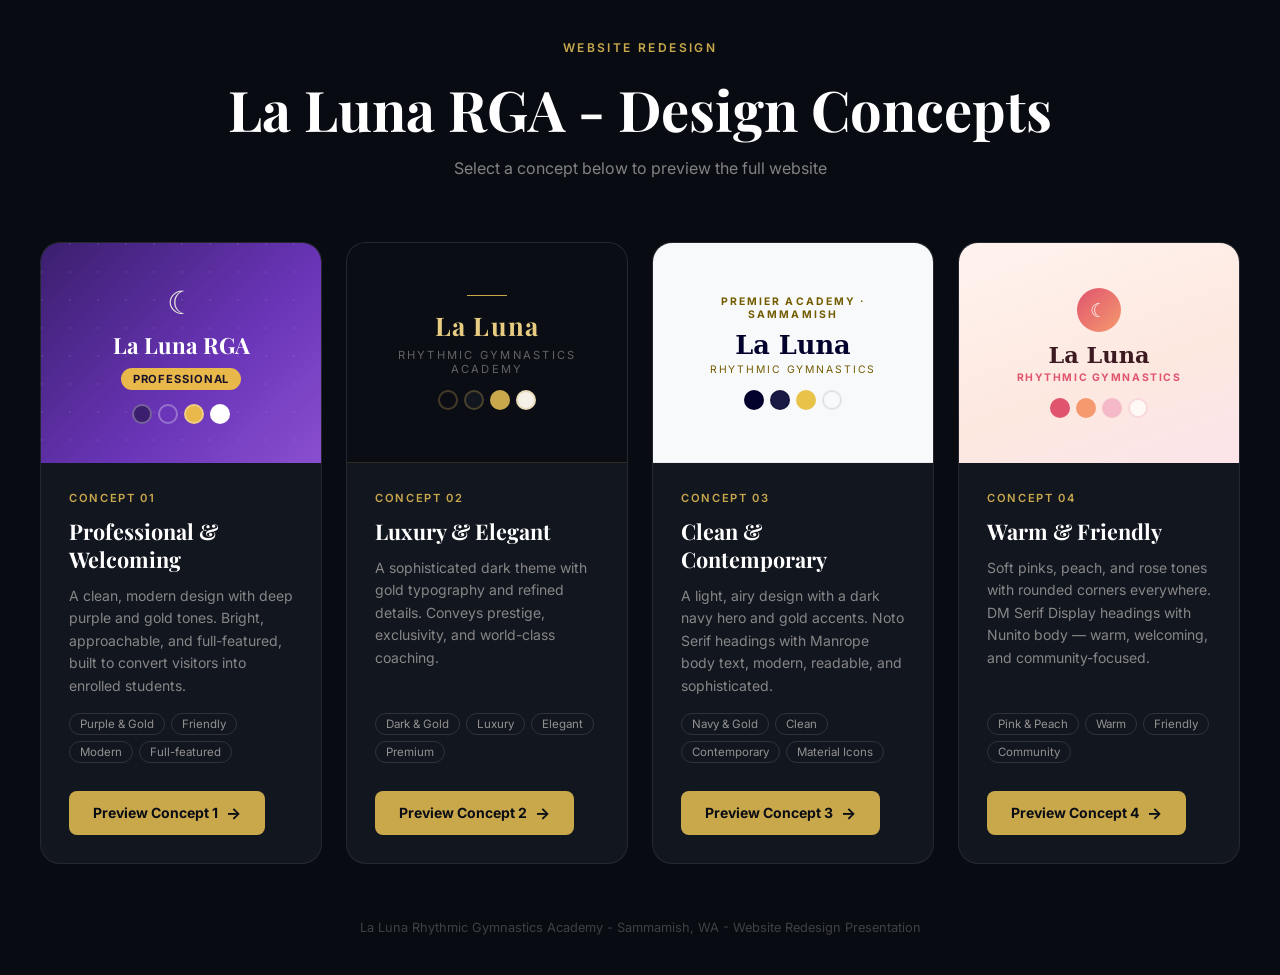
<file: index.html>
<!DOCTYPE html>
<html lang="en">
<head>
  <meta charset="UTF-8">
  <meta name="viewport" content="width=device-width, initial-scale=1.0">
  <title>La Luna RGA - Design Concepts</title>
  <link rel="preconnect" href="https://fonts.googleapis.com">
  <link rel="preconnect" href="https://fonts.gstatic.com" crossorigin>
  <link href="https://fonts.googleapis.com/css2?family=Inter:wght@300;400;500;600&family=Playfair+Display:wght@700&display=swap" rel="stylesheet">
  <style>
    *, *::before, *::after { box-sizing: border-box; margin: 0; padding: 0; }

    body {
      font-family: 'Inter', sans-serif;
      background: #080b12;
      color: #e8e4dc;
      min-height: 100vh;
      display: flex;
      flex-direction: column;
      align-items: center;
      justify-content: center;
      padding: 40px 24px;
    }

    .hub-header {
      text-align: center;
      margin-bottom: 64px;
      animation: fadeUp 0.6s ease both;
    }

    .hub-eyebrow {
      font-size: 0.75rem;
      font-weight: 600;
      letter-spacing: 0.2em;
      text-transform: uppercase;
      color: #c9a84c;
      margin-bottom: 16px;
    }

    .hub-title {
      font-family: 'Playfair Display', serif;
      font-size: clamp(2rem, 5vw, 3.5rem);
      font-weight: 700;
      color: #fff;
      margin-bottom: 12px;
    }

    .hub-subtitle {
      font-size: 1rem;
      color: rgba(232,228,220,0.55);
    }

    .concepts-grid {
      display: grid;
      grid-template-columns: repeat(4, 1fr);
      gap: 24px;
      width: 100%;
      max-width: 1200px;
    }

    .concept-card {
      background: #12161f;
      border: 1px solid rgba(255,255,255,0.08);
      border-radius: 20px;
      overflow: hidden;
      display: flex;
      flex-direction: column;
      transition: transform 0.3s ease, border-color 0.3s ease, box-shadow 0.3s ease;
      animation: fadeUp 0.6s ease both;
      text-decoration: none;
      color: inherit;
    }

    .concept-card:nth-child(1) { animation-delay: 0.1s; }
    .concept-card:nth-child(2) { animation-delay: 0.2s; }
    .concept-card:nth-child(3) { animation-delay: 0.3s; }
    .concept-card:nth-child(4) { animation-delay: 0.4s; }

    .concept-card:hover {
      transform: translateY(-6px);
      border-color: rgba(201,168,76,0.4);
      box-shadow: 0 20px 60px rgba(0,0,0,0.4);
    }

    /* Preview area */
    .concept-preview {
      height: 220px;
      position: relative;
      overflow: hidden;
      display: flex;
      align-items: center;
      justify-content: center;
    }

    /* Concept 1 preview — purple */
    .preview-1 {
      background: linear-gradient(135deg, #3b1f6e 0%, #6a35b8 60%, #8a4fd0 100%);
    }

    .preview-1::after {
      content: '';
      position: absolute;
      inset: 0;
      background-image: radial-gradient(circle at 1px 1px, rgba(255,255,255,0.07) 1px, transparent 0);
      background-size: 28px 28px;
    }

    .preview-1-content {
      position: relative;
      z-index: 1;
      text-align: center;
      padding: 24px;
    }

    .preview-1-content .moon { font-size: 2rem; margin-bottom: 8px; }

    .preview-1-content .name {
      font-family: 'Playfair Display', serif;
      font-size: 1.4rem;
      color: #fff;
      font-weight: 700;
    }

    .preview-1-content .tag {
      display: inline-block;
      margin-top: 8px;
      padding: 4px 12px;
      background: #e8b84b;
      color: #1a1228;
      border-radius: 999px;
      font-size: 0.7rem;
      font-weight: 700;
      letter-spacing: 0.08em;
      text-transform: uppercase;
    }

    .preview-swatches-1 {
      display: flex;
      gap: 6px;
      margin-top: 14px;
      justify-content: center;
    }

    .preview-swatches-1 span {
      width: 20px;
      height: 20px;
      border-radius: 50%;
      border: 2px solid rgba(255,255,255,0.3);
    }

    /* Concept 2 preview — dark luxury */
    .preview-2 {
      background: #0a0d14;
      border-bottom: 1px solid rgba(201,168,76,0.2);
    }

    .preview-2-content {
      text-align: center;
      padding: 24px;
    }

    .preview-2-content .divider {
      width: 40px;
      height: 1px;
      background: #c9a84c;
      margin: 0 auto 12px;
    }

    .preview-2-content .name {
      font-family: 'Playfair Display', serif;
      font-size: 1.6rem;
      color: #e8cc82;
      font-weight: 700;
      letter-spacing: 0.05em;
    }

    .preview-2-content .sub {
      font-size: 0.7rem;
      letter-spacing: 0.2em;
      text-transform: uppercase;
      color: rgba(232,228,220,0.4);
      margin-top: 6px;
    }

    .preview-swatches-2 {
      display: flex;
      gap: 6px;
      margin-top: 14px;
      justify-content: center;
    }

    .preview-swatches-2 span {
      width: 20px;
      height: 20px;
      border-radius: 50%;
      border: 2px solid rgba(201,168,76,0.3);
    }

    /* Card body */
    .concept-body {
      padding: 28px;
      flex: 1;
      display: flex;
      flex-direction: column;
      gap: 12px;
    }

    .concept-number {
      font-size: 0.7rem;
      font-weight: 600;
      letter-spacing: 0.15em;
      text-transform: uppercase;
      color: #c9a84c;
    }

    .concept-name {
      font-family: 'Playfair Display', serif;
      font-size: 1.35rem;
      font-weight: 700;
      color: #fff;
    }

    .concept-desc {
      font-size: 0.875rem;
      color: rgba(232,228,220,0.55);
      line-height: 1.6;
      flex: 1;
    }

    .concept-tags {
      display: flex;
      flex-wrap: wrap;
      gap: 6px;
      margin-top: 4px;
    }

    .concept-tag {
      font-size: 0.72rem;
      padding: 3px 10px;
      border-radius: 999px;
      border: 1px solid rgba(255,255,255,0.12);
      color: rgba(232,228,220,0.6);
    }

    .concept-cta {
      display: inline-flex;
      align-items: center;
      gap: 8px;
      margin-top: 16px;
      padding: 12px 24px;
      background: #c9a84c;
      color: #0a0d14;
      border-radius: 8px;
      font-size: 0.875rem;
      font-weight: 700;
      transition: background 0.2s ease, transform 0.2s ease;
      width: fit-content;
    }

    .concept-card:hover .concept-cta {
      background: #e8cc82;
      transform: translateX(3px);
    }

    .cta-arrow { font-size: 1rem; transition: transform 0.2s ease; }
    .concept-card:hover .cta-arrow { transform: translateX(4px); }

    /* Footer */
    .hub-footer {
      margin-top: 56px;
      font-size: 0.8rem;
      color: rgba(232,228,220,0.25);
      text-align: center;
      animation: fadeUp 0.6s ease 0.3s both;
    }

    @keyframes fadeUp {
      from { opacity: 0; transform: translateY(20px); }
      to   { opacity: 1; transform: translateY(0); }
    }

    @media (max-width: 1100px) {
      .concepts-grid { grid-template-columns: repeat(2, 1fr); }
    }
    @media (max-width: 600px) {
      .concepts-grid { grid-template-columns: 1fr; }
    }
  </style>
</head>
<body>

  <div class="hub-header">
    <p class="hub-eyebrow">Website Redesign</p>
    <h1 class="hub-title">La Luna RGA - Design Concepts</h1>
    <p class="hub-subtitle">Select a concept below to preview the full website</p>
  </div>

  <div class="concepts-grid">

    <!-- Concept 1 -->
    <a href="idea1/index.html" class="concept-card">
      <div class="concept-preview preview-1">
        <div class="preview-1-content">
          <div class="moon">&#9790;</div>
          <div class="name">La Luna RGA</div>
          <div class="tag">Professional</div>
          <div class="preview-swatches-1">
            <span style="background:#3b1f6e;"></span>
            <span style="background:#6a35b8;"></span>
            <span style="background:#e8b84b;"></span>
            <span style="background:#ffffff;"></span>
          </div>
        </div>
      </div>
      <div class="concept-body">
        <div class="concept-number">Concept 01</div>
        <div class="concept-name">Professional &amp; Welcoming</div>
        <p class="concept-desc">A clean, modern design with deep purple and gold tones. Bright, approachable, and full-featured, built to convert visitors into enrolled students.</p>
        <div class="concept-tags">
          <span class="concept-tag">Purple &amp; Gold</span>
          <span class="concept-tag">Friendly</span>
          <span class="concept-tag">Modern</span>
          <span class="concept-tag">Full-featured</span>
        </div>
        <div class="concept-cta">Preview Concept 1 <span class="cta-arrow">&#8594;</span></div>
      </div>
    </a>

    <!-- Concept 2 -->
    <a href="idea2/index.html" class="concept-card">
      <div class="concept-preview preview-2">
        <div class="preview-2-content">
          <div class="divider"></div>
          <div class="name">La Luna</div>
          <div class="sub">Rhythmic Gymnastics Academy</div>
          <div class="preview-swatches-2">
            <span style="background:#0a0d14;"></span>
            <span style="background:#12161f;"></span>
            <span style="background:#c9a84c;"></span>
            <span style="background:#f5f0e8;"></span>
          </div>
        </div>
      </div>
      <div class="concept-body">
        <div class="concept-number">Concept 02</div>
        <div class="concept-name">Luxury &amp; Elegant</div>
        <p class="concept-desc">A sophisticated dark theme with gold typography and refined details. Conveys prestige, exclusivity, and world-class coaching.</p>
        <div class="concept-tags">
          <span class="concept-tag">Dark &amp; Gold</span>
          <span class="concept-tag">Luxury</span>
          <span class="concept-tag">Elegant</span>
          <span class="concept-tag">Premium</span>
        </div>
        <div class="concept-cta">Preview Concept 2 <span class="cta-arrow">&#8594;</span></div>
      </div>
    </a>

    <!-- Concept 3 -->
    <a href="idea3/index.html" class="concept-card">
      <div class="concept-preview" style="background:#f8f9fa; border-bottom:1px solid rgba(200,197,207,0.3);">
        <div style="text-align:center; padding:24px;">
          <div style="font-size:0.65rem; font-weight:700; letter-spacing:0.2em; text-transform:uppercase; color:#735c00; margin-bottom:10px; font-family:'Inter',sans-serif;">Premier Academy · Sammamish</div>
          <div style="font-family:'serif'; font-size:1.6rem; font-weight:700; color:#02002c; line-height:1.1;">La Luna</div>
          <div style="font-size:0.65rem; letter-spacing:0.18em; text-transform:uppercase; color:#735c00; margin-top:4px; font-family:'Inter',sans-serif;">Rhythmic Gymnastics</div>
          <div style="display:flex; gap:6px; margin-top:14px; justify-content:center;">
            <span style="width:20px;height:20px;border-radius:50%;background:#02002c;border:2px solid rgba(2,0,44,0.2);"></span>
            <span style="width:20px;height:20px;border-radius:50%;background:#1a1a44;border:2px solid rgba(2,0,44,0.15);"></span>
            <span style="width:20px;height:20px;border-radius:50%;background:#e9c349;border:2px solid rgba(233,195,73,0.4);"></span>
            <span style="width:20px;height:20px;border-radius:50%;background:#f8f9fa;border:2px solid #e1e3e4;"></span>
          </div>
        </div>
      </div>
      <div class="concept-body">
        <div class="concept-number">Concept 03</div>
        <div class="concept-name">Clean &amp; Contemporary</div>
        <p class="concept-desc">A light, airy design with a dark navy hero and gold accents. Noto Serif headings with Manrope body text, modern, readable, and sophisticated.</p>
        <div class="concept-tags">
          <span class="concept-tag">Navy &amp; Gold</span>
          <span class="concept-tag">Clean</span>
          <span class="concept-tag">Contemporary</span>
          <span class="concept-tag">Material Icons</span>
        </div>
        <div class="concept-cta">Preview Concept 3 <span class="cta-arrow">&#8594;</span></div>
      </div>
    </a>

    <!-- Concept 4 -->
    <a href="idea4/index.html" class="concept-card">
      <div class="concept-preview" style="background: linear-gradient(160deg, #fff3ee 0%, #fde8e0 60%, #fce4ea 100%);">
        <div style="text-align:center; padding:24px;">
          <div style="width:44px; height:44px; border-radius:50%; background:linear-gradient(135deg,#e0546e,#f59a6e); display:flex; align-items:center; justify-content:center; font-size:1.2rem; color:white; margin:0 auto 10px;">&#9790;</div>
          <div style="font-family:'serif'; font-size:1.4rem; font-weight:700; color:#3d1a22; line-height:1.2;">La Luna</div>
          <div style="font-size:0.65rem; letter-spacing:0.15em; text-transform:uppercase; color:#e0546e; font-weight:700; margin-top:3px; font-family:'Inter',sans-serif;">Rhythmic Gymnastics</div>
          <div style="display:flex; gap:6px; margin-top:14px; justify-content:center;">
            <span style="width:20px;height:20px;border-radius:50%;background:#e0546e;border:2px solid rgba(224,84,110,0.3);"></span>
            <span style="width:20px;height:20px;border-radius:50%;background:#f59a6e;border:2px solid rgba(245,154,110,0.3);"></span>
            <span style="width:20px;height:20px;border-radius:50%;background:#f4b8c8;border:2px solid rgba(244,184,200,0.4);"></span>
            <span style="width:20px;height:20px;border-radius:50%;background:#fff9f6;border:2px solid rgba(224,84,110,0.2);"></span>
          </div>
        </div>
      </div>
      <div class="concept-body">
        <div class="concept-number">Concept 04</div>
        <div class="concept-name">Warm &amp; Friendly</div>
        <p class="concept-desc">Soft pinks, peach, and rose tones with rounded corners everywhere. DM Serif Display headings with Nunito body — warm, welcoming, and community-focused.</p>
        <div class="concept-tags">
          <span class="concept-tag">Pink &amp; Peach</span>
          <span class="concept-tag">Warm</span>
          <span class="concept-tag">Friendly</span>
          <span class="concept-tag">Community</span>
        </div>
        <div class="concept-cta">Preview Concept 4 <span class="cta-arrow">&#8594;</span></div>
      </div>
    </a>

  </div>

  <div class="hub-footer">
    La Luna Rhythmic Gymnastics Academy - Sammamish, WA - Website Redesign Presentation
  </div>

</body>
</html>
</file>
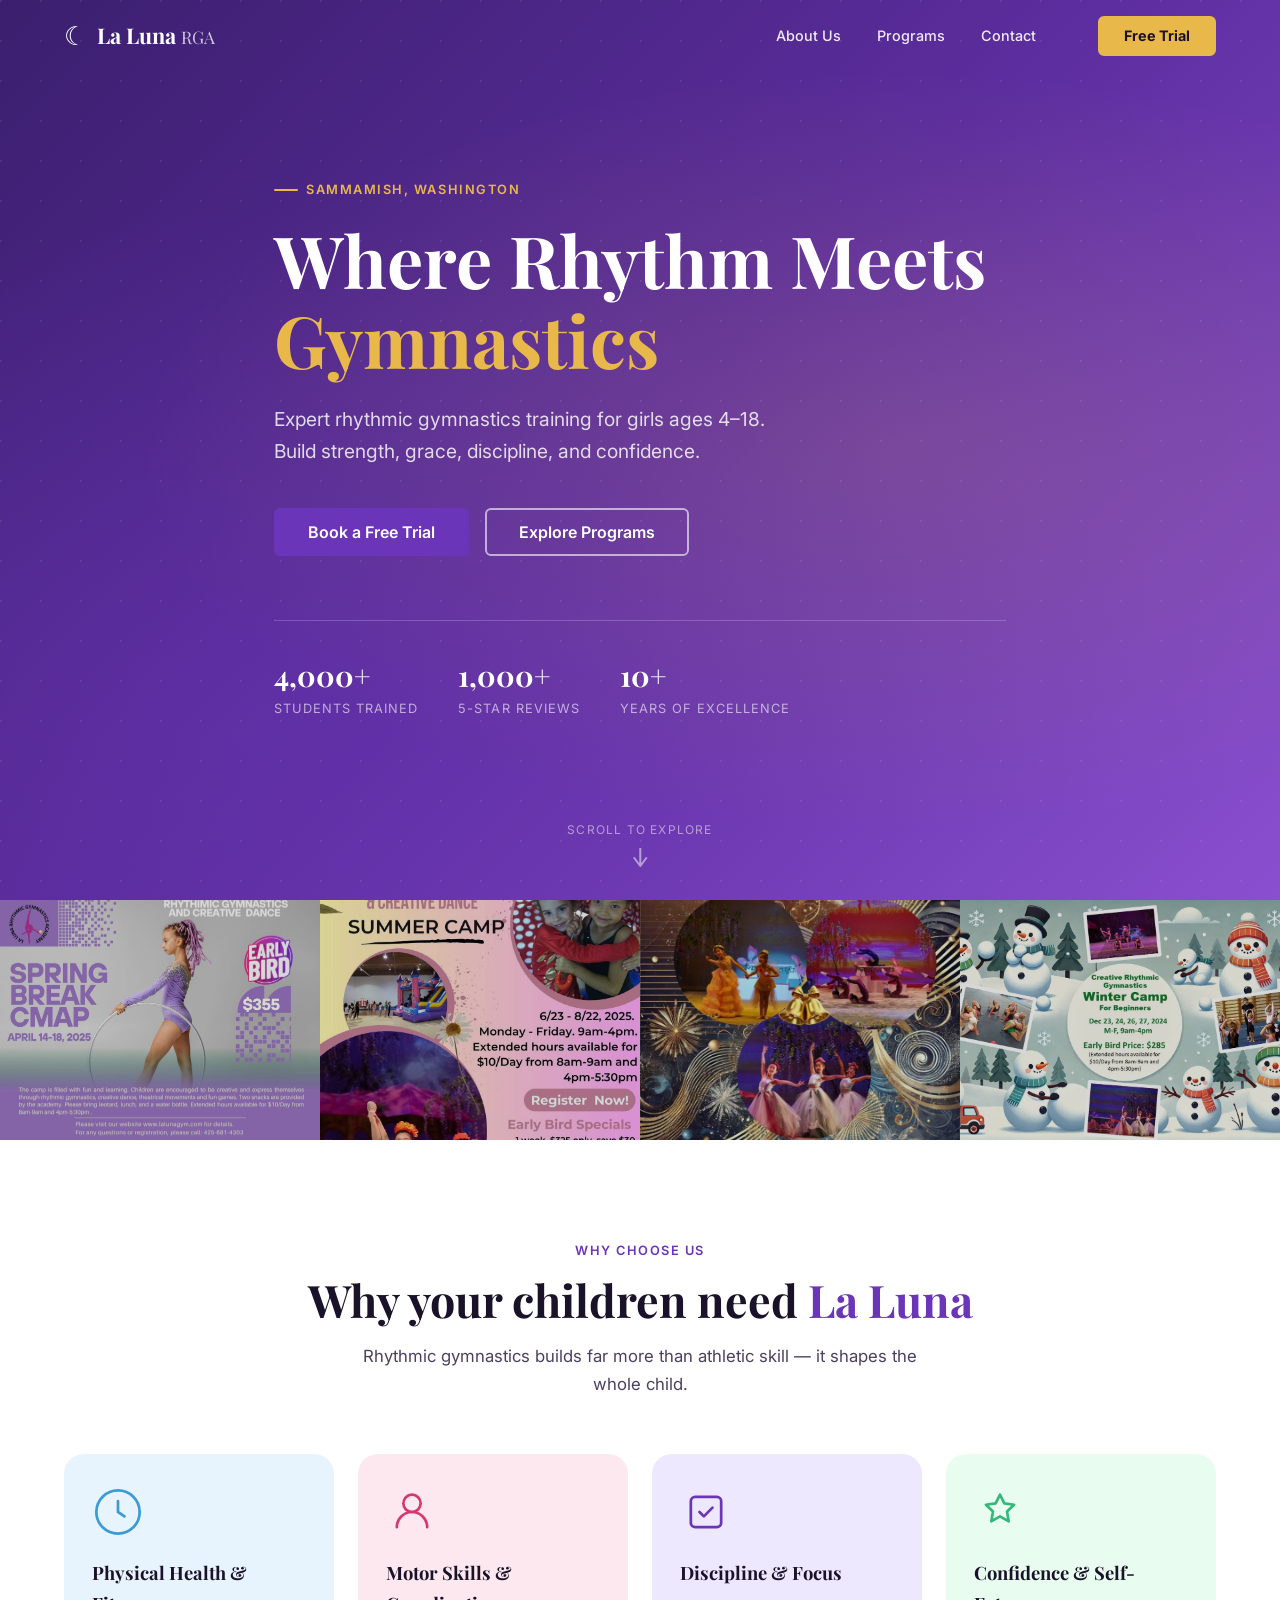
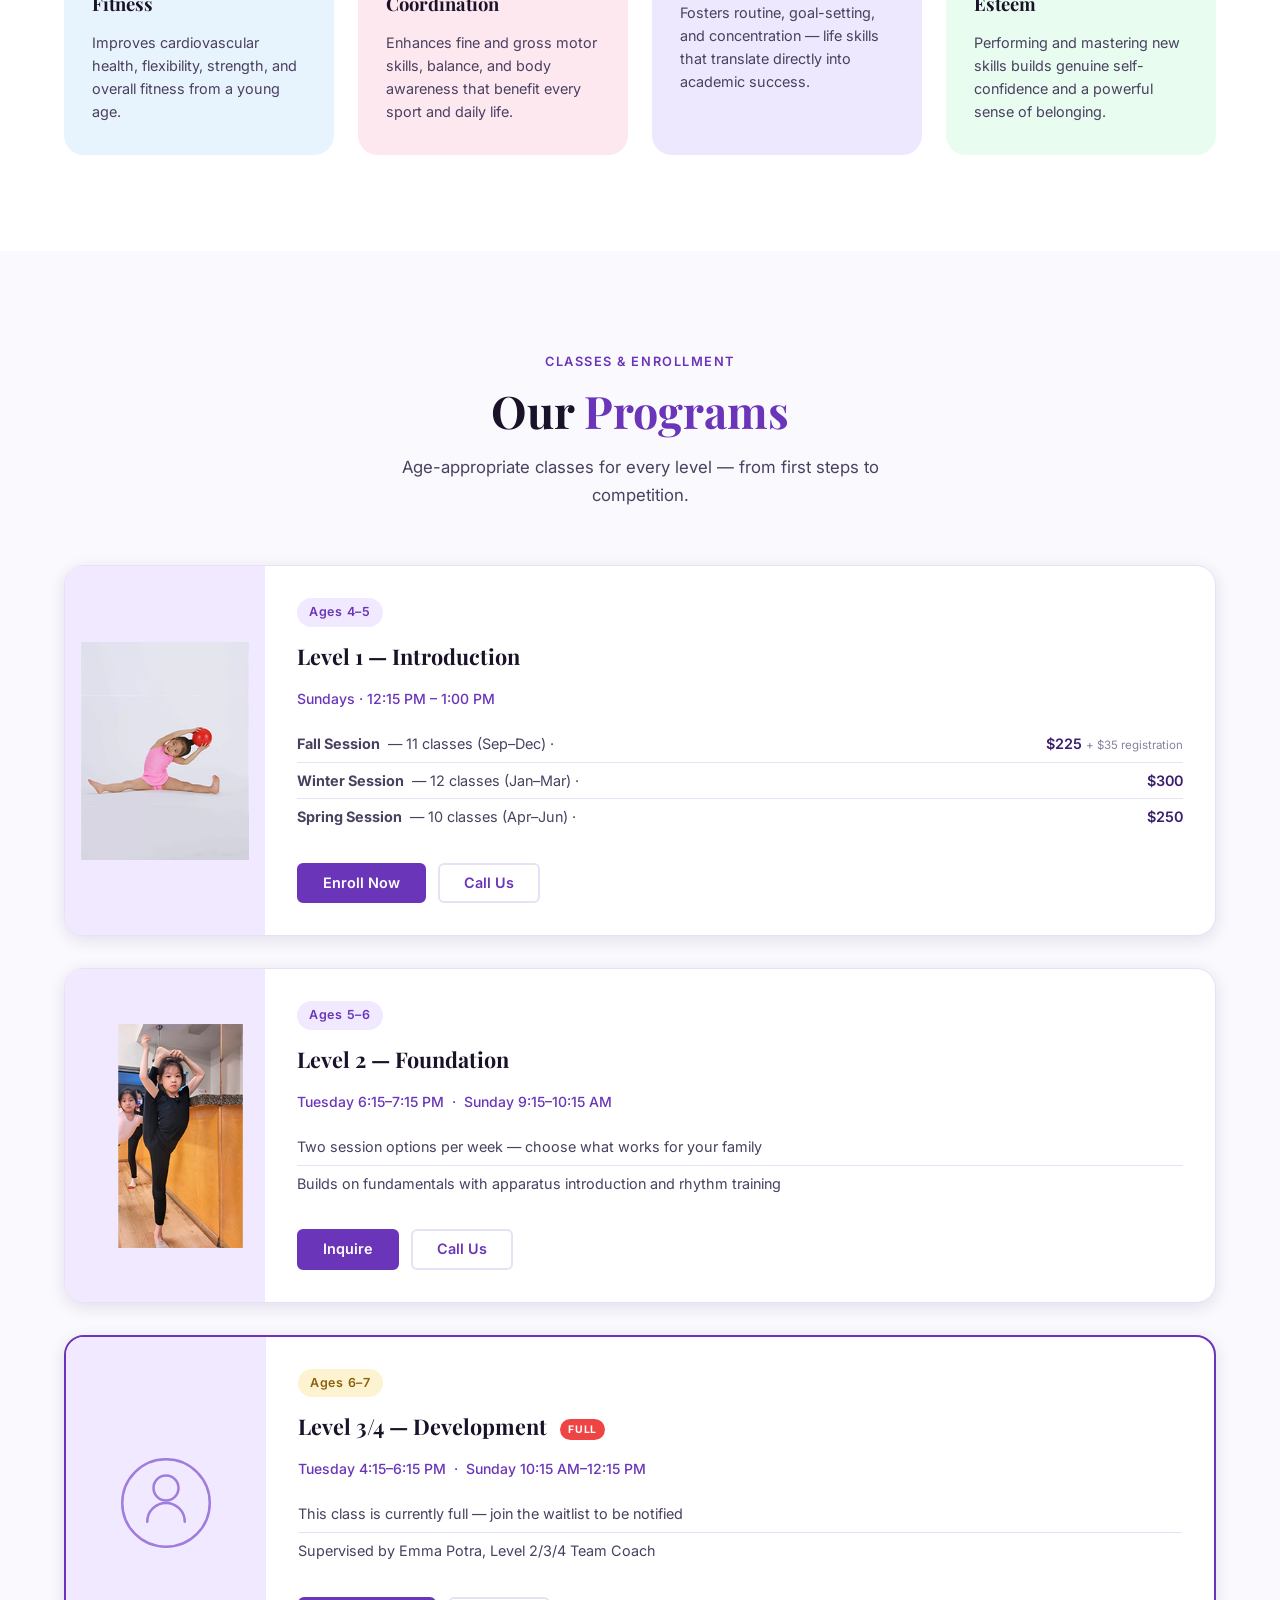
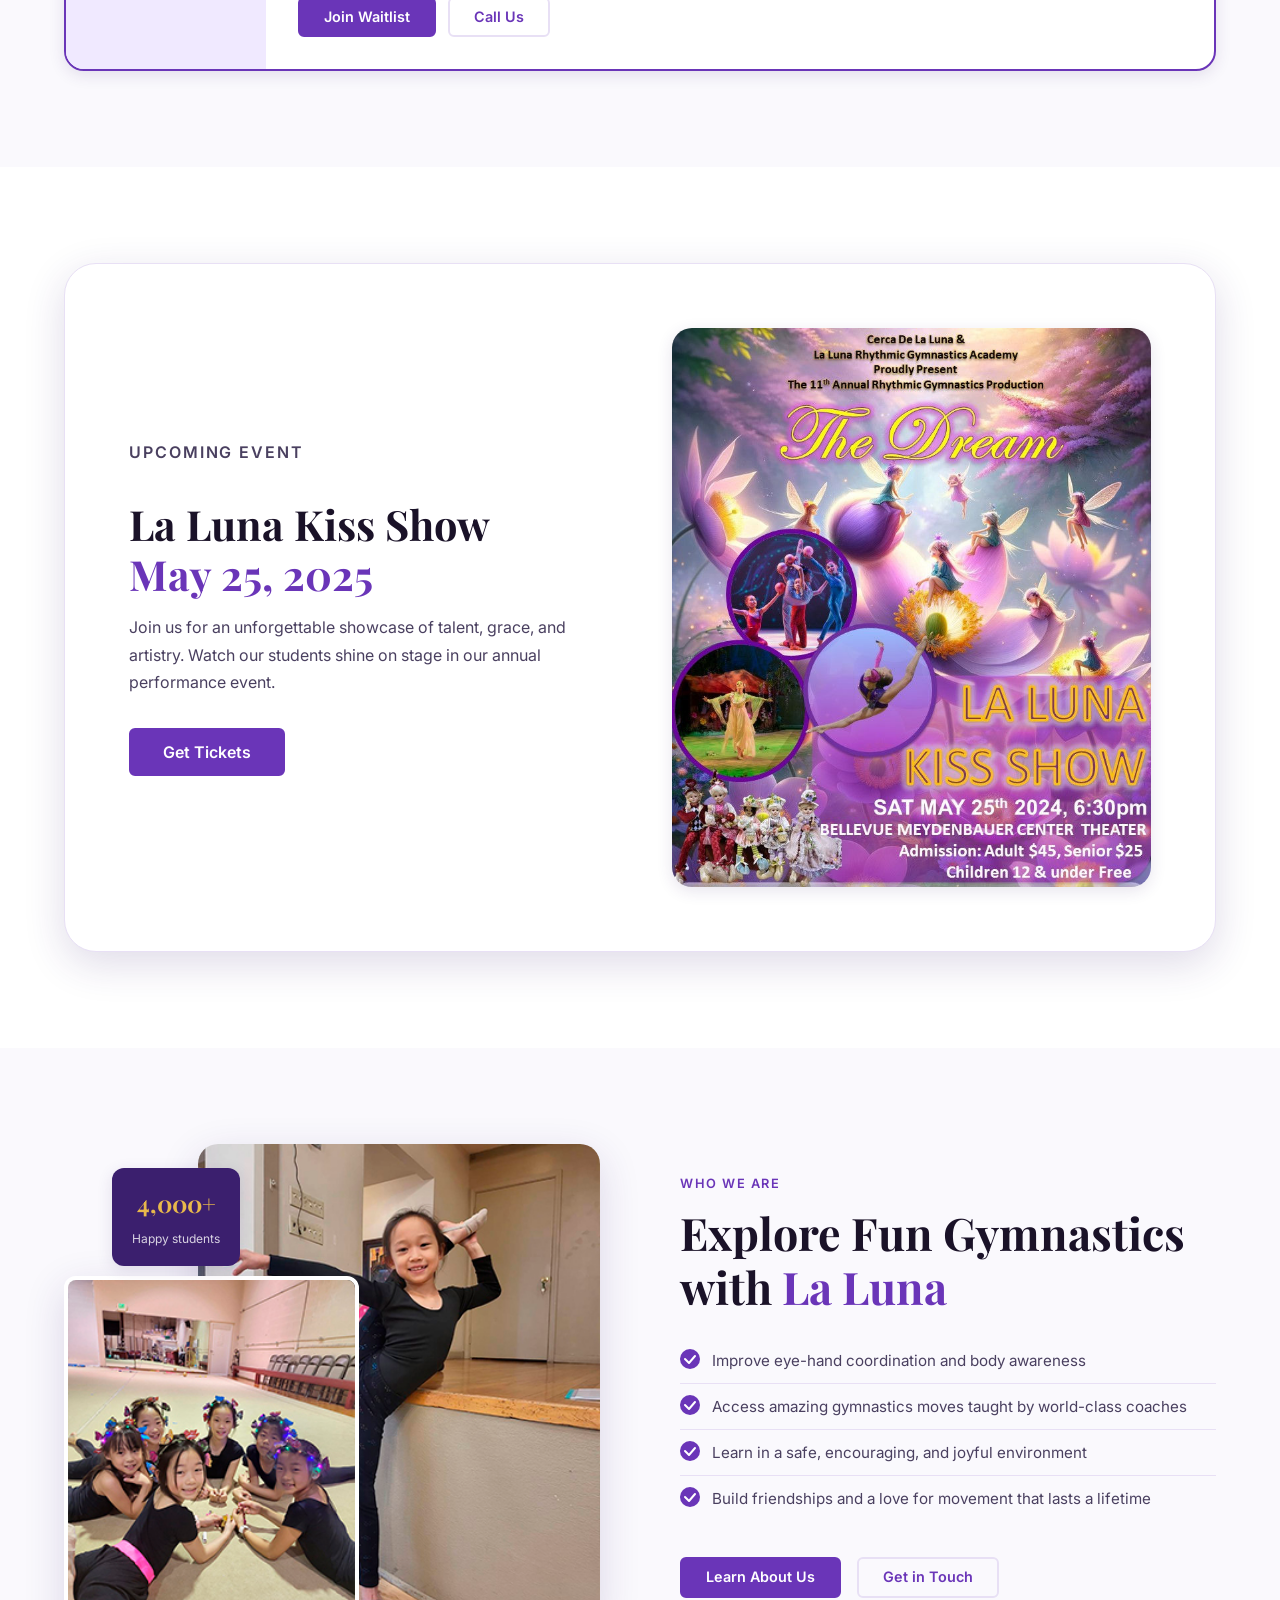
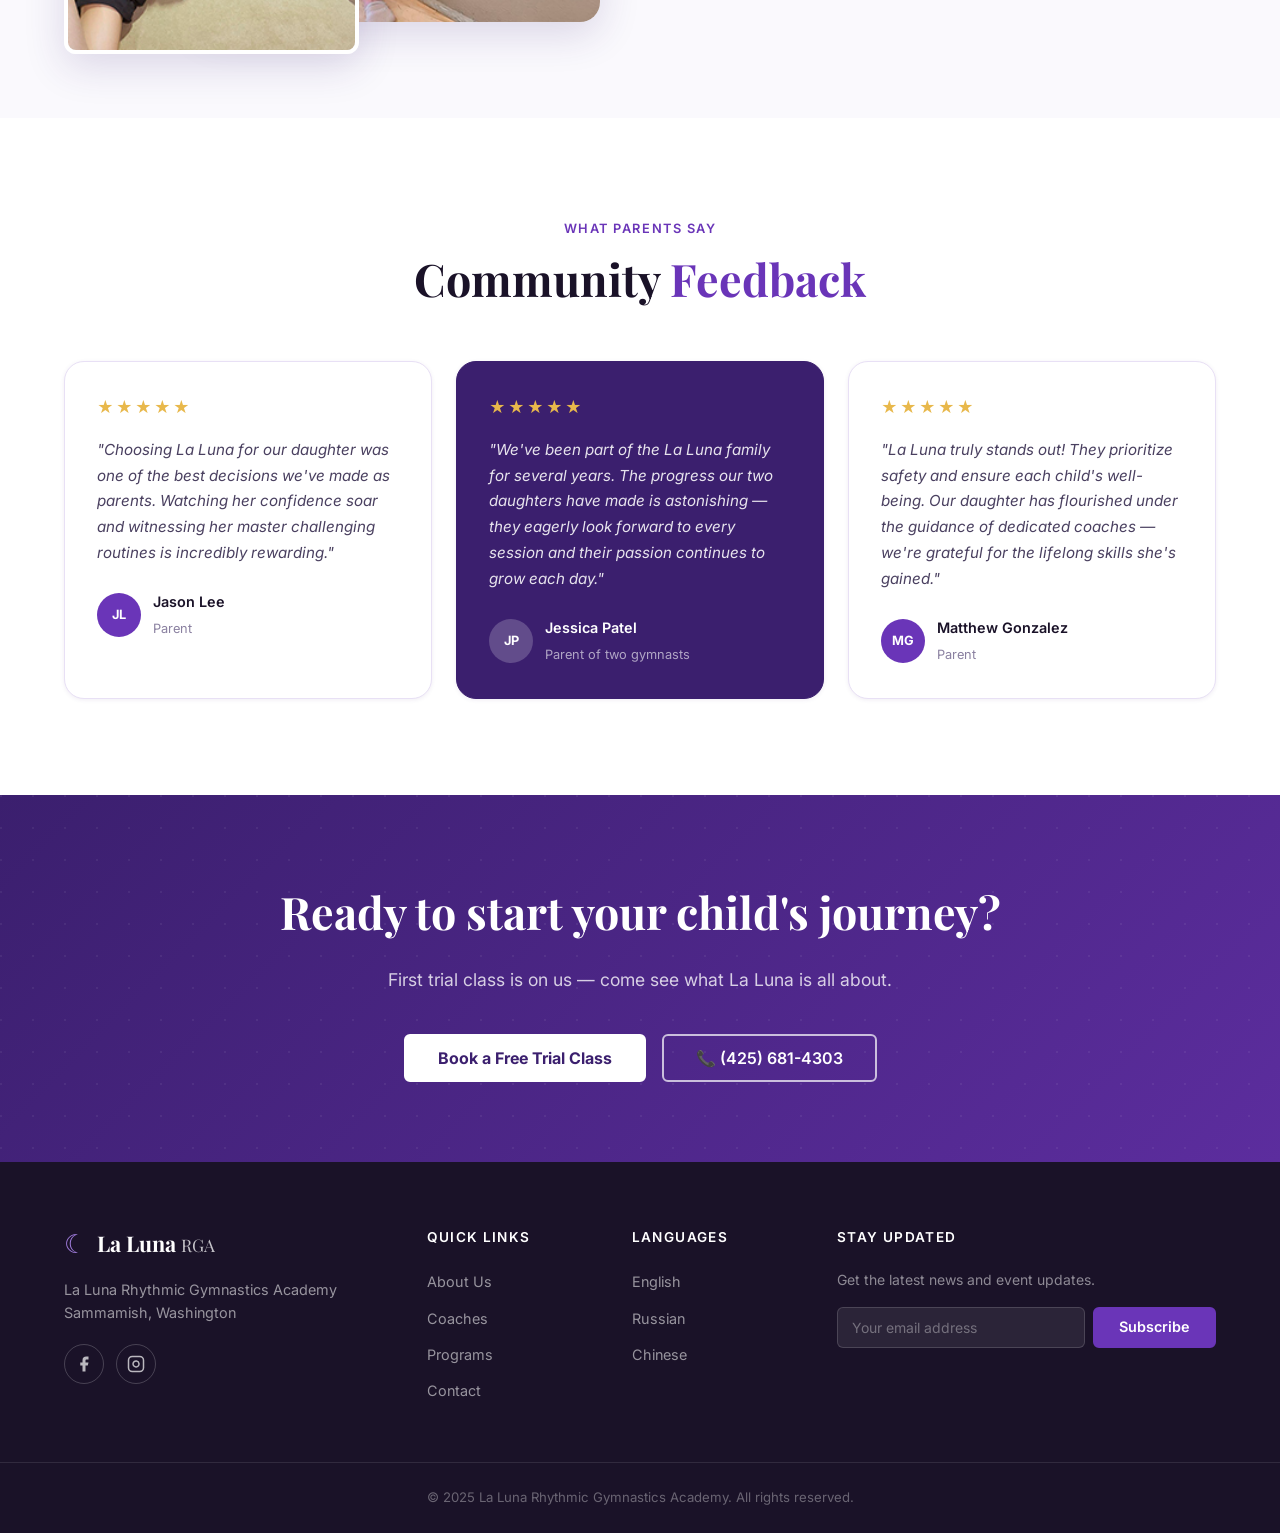
<file: idea1/index.html>
<!DOCTYPE html>
<html lang="en">
<head>
  <meta charset="UTF-8">
  <meta name="viewport" content="width=device-width, initial-scale=1.0">
  <title>Home | La Luna RGA</title>
  <meta name="description" content="La Luna Rhythmic Gymnastics Academy in Sammamish, WA — where young athletes grow strong, graceful, and confident.">
  <link rel="preconnect" href="https://fonts.googleapis.com">
  <link rel="preconnect" href="https://fonts.gstatic.com" crossorigin>
  <link href="https://fonts.googleapis.com/css2?family=Playfair+Display:wght@400;600;700&family=Inter:wght@300;400;500;600&display=swap" rel="stylesheet">
  <link rel="stylesheet" href="style.css">
</head>
<body>

  <!-- ========== HEADER ========== -->
  <header class="site-header" id="site-header">
    <div class="container header-inner">
      <a href="index.html" class="logo">
        <span class="logo-moon">&#9790;</span>
        <span class="logo-text">La Luna <span class="logo-sub">RGA</span></span>
      </a>

      <nav class="main-nav" id="main-nav">
        <ul>
          <li class="has-dropdown">
            <a href="about.html">About Us</a>
            <ul class="dropdown">
              <li><a href="about.html">About</a></li>
              <li><a href="about.html#coaches">Coaches</a></li>
              <li><a href="index.html#programs">Schedule</a></li>
              <li><a href="about.html#gallery">Gallery</a></li>
            </ul>
          </li>
          <li><a href="#programs">Programs</a></li>
          <li><a href="contact.html">Contact</a></li>
        </ul>
      </nav>

      <a href="contact.html?interest=trial" class="btn btn-primary header-cta">Free Trial</a>
      <button class="hamburger" id="hamburger" aria-label="Toggle menu">
        <span></span><span></span><span></span>
      </button>
    </div>
  </header>

  <!-- ========== HERO ========== -->
  <section class="hero">
    <div class="hero-bg"></div>
    <div class="container hero-content">
      <p class="hero-eyebrow">Sammamish, Washington</p>
      <h1 class="hero-title">Where Rhythm Meets<br><span class="accent">Gymnastics</span></h1>
      <p class="hero-subtitle">Expert rhythmic gymnastics training for girls ages 4–18. Build strength, grace, discipline, and confidence.</p>
      <div class="hero-actions">
        <a href="contact.html?interest=trial" class="btn btn-primary btn-lg">Book a Free Trial</a>
        <a href="#programs" class="btn btn-outline btn-lg">Explore Programs</a>
      </div>
      <div class="hero-stats">
        <div class="hero-stat">
          <strong>4,000+</strong>
          <span>Students trained</span>
        </div>
        <div class="hero-stat">
          <strong>1,000+</strong>
          <span>5-star reviews</span>
        </div>
        <div class="hero-stat">
          <strong>10+</strong>
          <span>Years of excellence</span>
        </div>
      </div>
    </div>
    <div class="hero-scroll-hint">
      <span>Scroll to explore</span>
      <svg width="16" height="20" viewBox="0 0 16 20"><path d="M8 0v16M2 10l6 8 6-8" stroke="currentColor" stroke-width="2" fill="none" stroke-linecap="round" stroke-linejoin="round"/></svg>
    </div>
  </section>

  <!-- ========== GALLERY STRIP ========== -->
  <section class="gallery-strip">
    <div class="gallery-strip-inner">
      <div class="gallery-item">
        <img src="../images/gallery/wint1.jpg" alt="La Luna gymnastics" loading="lazy">
      </div>
      <div class="gallery-item">
        <img src="../images/gallery/wint2.jpg" alt="La Luna gymnastics" loading="lazy">
      </div>
      <div class="gallery-item">
        <img src="../images/gallery/wint3.jpg" alt="La Luna gymnastics" loading="lazy">
      </div>
      <div class="gallery-item">
        <img src="../images/gallery/wint4.jpg" alt="La Luna gymnastics" loading="lazy">
      </div>
    </div>
  </section>

  <!-- ========== WHY LA LUNA ========== -->
  <section class="why-section section-pad" id="why">
    <div class="container">
      <div class="section-header text-center">
        <p class="section-eyebrow">Why choose us</p>
        <h2 class="section-title">Why your children need <span class="accent">La Luna</span></h2>
        <p class="section-subtitle">Rhythmic gymnastics builds far more than athletic skill — it shapes the whole child.</p>
      </div>
      <div class="cards-grid">
        <div class="benefit-card card-blue">
          <div class="benefit-icon">
            <svg viewBox="0 0 48 48" fill="none"><circle cx="24" cy="24" r="20" stroke="currentColor" stroke-width="2.5"/><path d="M24 14v10l6 4" stroke="currentColor" stroke-width="2.5" stroke-linecap="round"/></svg>
          </div>
          <h3>Physical Health &amp; Fitness</h3>
          <p>Improves cardiovascular health, flexibility, strength, and overall fitness from a young age.</p>
        </div>
        <div class="benefit-card card-pink">
          <div class="benefit-icon">
            <svg viewBox="0 0 48 48" fill="none"><path d="M10 38c0-7.7 6.3-14 14-14s14 6.3 14 14" stroke="currentColor" stroke-width="2.5" stroke-linecap="round"/><circle cx="24" cy="16" r="8" stroke="currentColor" stroke-width="2.5"/></svg>
          </div>
          <h3>Motor Skills &amp; Coordination</h3>
          <p>Enhances fine and gross motor skills, balance, and body awareness that benefit every sport and daily life.</p>
        </div>
        <div class="benefit-card card-purple">
          <div class="benefit-icon">
            <svg viewBox="0 0 48 48" fill="none"><rect x="10" y="10" width="28" height="28" rx="4" stroke="currentColor" stroke-width="2.5"/><path d="M18 24l4 4 8-8" stroke="currentColor" stroke-width="2.5" stroke-linecap="round" stroke-linejoin="round"/></svg>
          </div>
          <h3>Discipline &amp; Focus</h3>
          <p>Fosters routine, goal-setting, and concentration — life skills that translate directly into academic success.</p>
        </div>
        <div class="benefit-card card-green">
          <div class="benefit-icon">
            <svg viewBox="0 0 48 48" fill="none"><path d="M24 8l4 8 9 1.3-6.5 6.3 1.5 9L24 28l-8 4.6 1.5-9L11 17.3l9-1.3z" stroke="currentColor" stroke-width="2.5" stroke-linejoin="round"/></svg>
          </div>
          <h3>Confidence &amp; Self-Esteem</h3>
          <p>Performing and mastering new skills builds genuine self-confidence and a powerful sense of belonging.</p>
        </div>
      </div>
    </div>
  </section>

  <!-- ========== PROGRAMS ========== -->
  <section class="programs-section section-pad alt-bg" id="programs">
    <div class="container">
      <div class="section-header text-center">
        <p class="section-eyebrow">Classes &amp; Enrollment</p>
        <h2 class="section-title">Our <span class="accent">Programs</span></h2>
        <p class="section-subtitle">Age-appropriate classes for every level — from first steps to competition.</p>
      </div>

      <div class="programs-list">

        <div class="program-card">
          <div class="program-img">
            <img src="../images/programs/level1.png" alt="Level 1 Gymnastics" loading="lazy">
          </div>
          <div class="program-info">
            <div class="program-badge">Ages 4–5</div>
            <h3>Level 1 — Introduction</h3>
            <p class="program-schedule">Sundays · 12:15 PM – 1:00 PM</p>
            <ul class="program-sessions">
              <li><strong>Fall Session</strong> — 11 classes (Sep–Dec) · <span class="price">$225 <em>+ $35 registration</em></span></li>
              <li><strong>Winter Session</strong> — 12 classes (Jan–Mar) · <span class="price">$300</span></li>
              <li><strong>Spring Session</strong> — 10 classes (Apr–Jun) · <span class="price">$250</span></li>
            </ul>
            <div class="program-actions">
              <a href="https://docs.google.com/forms/d/e/1FAIpQLSfBypoVCvSgPlzgOdRRV7B0-jiG1RGCxxKM92e4vZNwXXtboA/viewform?usp=sf_link" target="_blank" class="btn btn-primary">Enroll Now</a>
              <a href="tel:+14256814303" class="btn btn-ghost">Call Us</a>
            </div>
          </div>
        </div>

        <div class="program-card">
          <div class="program-img">
            <img src="../images/programs/level2.png" alt="Level 2 Gymnastics" loading="lazy">
          </div>
          <div class="program-info">
            <div class="program-badge">Ages 5–6</div>
            <h3>Level 2 — Foundation</h3>
            <p class="program-schedule">Tuesday 6:15–7:15 PM &nbsp;·&nbsp; Sunday 9:15–10:15 AM</p>
            <ul class="program-sessions">
              <li>Two session options per week — choose what works for your family</li>
              <li>Builds on fundamentals with apparatus introduction and rhythm training</li>
            </ul>
            <div class="program-actions">
              <a href="contact.html" class="btn btn-primary">Inquire</a>
              <a href="tel:+14256814303" class="btn btn-ghost">Call Us</a>
            </div>
          </div>
        </div>

        <div class="program-card featured-program">
          <div class="program-img">
            <div class="program-img-placeholder">
              <svg viewBox="0 0 80 80" fill="none"><circle cx="40" cy="40" r="35" stroke="currentColor" stroke-width="2"/><path d="M25 55c0-8.3 6.7-15 15-15s15 6.7 15 15" stroke="currentColor" stroke-width="2" stroke-linecap="round"/><circle cx="40" cy="28" r="10" stroke="currentColor" stroke-width="2"/></svg>
            </div>
          </div>
          <div class="program-info">
            <div class="program-badge badge-gold">Ages 6–7</div>
            <h3>Level 3/4 — Development <span class="full-tag">FULL</span></h3>
            <p class="program-schedule">Tuesday 4:15–6:15 PM &nbsp;·&nbsp; Sunday 10:15 AM–12:15 PM</p>
            <ul class="program-sessions">
              <li>This class is currently full — join the waitlist to be notified</li>
              <li>Supervised by Emma Potra, Level 2/3/4 Team Coach</li>
            </ul>
            <div class="program-actions">
              <a href="contact.html" class="btn btn-primary">Join Waitlist</a>
              <a href="tel:+14256814303" class="btn btn-ghost">Call Us</a>
            </div>
          </div>
        </div>

      </div>
    </div>
  </section>

  <!-- ========== EVENT SPOTLIGHT ========== -->
  <section class="event-section section-pad">
    <div class="container">
      <div class="event-card">
        <div class="event-text">
          <p class="section-eyebrow">Upcoming Event</p>
          <h2>La Luna Kiss Show<br><span class="accent">May 25, 2025</span></h2>
          <p>Join us for an unforgettable showcase of talent, grace, and artistry. Watch our students shine on stage in our annual performance event.</p>
          <a href="https://lalunarhythmicgymnasticacademy.ticketspice.com/la-luna-kiss-the-dream" target="_blank" class="btn btn-primary btn-lg">Get Tickets</a>
        </div>
        <div class="event-image">
          <img src="../images/gallery/lalunakiss.jpg" alt="La Luna Kiss Show 2025" loading="lazy">
        </div>
      </div>
    </div>
  </section>

  <!-- ========== ABOUT PREVIEW ========== -->
  <section class="about-preview section-pad alt-bg">
    <div class="container about-preview-inner">
      <div class="about-images">
        <img class="about-img-main" src="../images/about/about.jpg" alt="La Luna Gymnastics" loading="lazy">
        <img class="about-img-accent" src="../images/about/about-banner.jpg" alt="La Luna Gymnastics" loading="lazy">
        <div class="about-badge-float">
          <strong>4,000+</strong>
          <span>Happy students</span>
        </div>
      </div>
      <div class="about-text">
        <p class="section-eyebrow">Who we are</p>
        <h2 class="section-title">Explore Fun Gymnastics with <span class="accent">La Luna</span></h2>
        <ul class="about-checklist">
          <li>Improve eye-hand coordination and body awareness</li>
          <li>Access amazing gymnastics moves taught by world-class coaches</li>
          <li>Learn in a safe, encouraging, and joyful environment</li>
          <li>Build friendships and a love for movement that lasts a lifetime</li>
        </ul>
        <div class="about-actions">
          <a href="about.html" class="btn btn-primary">Learn About Us</a>
          <a href="contact.html" class="btn btn-ghost">Get in Touch</a>
        </div>
      </div>
    </div>
  </section>

  <!-- ========== TESTIMONIALS ========== -->
  <section class="testimonials-section section-pad" id="testimonials">
    <div class="container">
      <div class="section-header text-center">
        <p class="section-eyebrow">What parents say</p>
        <h2 class="section-title">Community <span class="accent">Feedback</span></h2>
      </div>
      <div class="testimonials-grid">
        <div class="testimonial-card">
          <div class="stars">&#9733;&#9733;&#9733;&#9733;&#9733;</div>
          <p>"Choosing La Luna for our daughter was one of the best decisions we've made as parents. Watching her confidence soar and witnessing her master challenging routines is incredibly rewarding."</p>
          <div class="testimonial-author">
            <div class="author-avatar">JL</div>
            <div>
              <strong>Jason Lee</strong>
              <span>Parent</span>
            </div>
          </div>
        </div>
        <div class="testimonial-card featured-testimonial">
          <div class="stars">&#9733;&#9733;&#9733;&#9733;&#9733;</div>
          <p>"We've been part of the La Luna family for several years. The progress our two daughters have made is astonishing — they eagerly look forward to every session and their passion continues to grow each day."</p>
          <div class="testimonial-author">
            <div class="author-avatar">JP</div>
            <div>
              <strong>Jessica Patel</strong>
              <span>Parent of two gymnasts</span>
            </div>
          </div>
        </div>
        <div class="testimonial-card">
          <div class="stars">&#9733;&#9733;&#9733;&#9733;&#9733;</div>
          <p>"La Luna truly stands out! They prioritize safety and ensure each child's well-being. Our daughter has flourished under the guidance of dedicated coaches — we're grateful for the lifelong skills she's gained."</p>
          <div class="testimonial-author">
            <div class="author-avatar">MG</div>
            <div>
              <strong>Matthew Gonzalez</strong>
              <span>Parent</span>
            </div>
          </div>
        </div>
      </div>
    </div>
  </section>

  <!-- ========== CTA BANNER ========== -->
  <section class="cta-banner">
    <div class="container cta-inner">
      <h2>Ready to start your child's journey?</h2>
      <p>First trial class is on us — come see what La Luna is all about.</p>
      <div class="cta-actions">
        <a href="contact.html?interest=trial" class="btn btn-white btn-lg">Book a Free Trial Class</a>
        <a href="tel:+14256814303" class="btn btn-outline-white btn-lg">&#128222; (425) 681-4303</a>
      </div>
    </div>
  </section>

  <!-- ========== FOOTER ========== -->
  <footer class="site-footer">
    <div class="container footer-inner">
      <div class="footer-brand">
        <a href="index.html" class="logo logo-light">
          <span class="logo-moon">&#9790;</span>
          <span class="logo-text">La Luna <span class="logo-sub">RGA</span></span>
        </a>
        <p>La Luna Rhythmic Gymnastics Academy<br>Sammamish, Washington</p>
        <div class="social-links">
          <a href="https://www.facebook.com/LalunaRhythmic" target="_blank" aria-label="Facebook" class="social-link">
            <svg viewBox="0 0 24 24" fill="currentColor"><path d="M18 2h-3a5 5 0 0 0-5 5v3H7v4h3v8h4v-8h3l1-4h-4V7a1 1 0 0 1 1-1h3z"/></svg>
          </a>
          <a href="https://www.instagram.com/lalunasammamishrg/" target="_blank" aria-label="Instagram" class="social-link">
            <svg viewBox="0 0 24 24" fill="none" stroke="currentColor" stroke-width="2"><rect x="2" y="2" width="20" height="20" rx="5" ry="5"/><path d="M16 11.37A4 4 0 1 1 12.63 8 4 4 0 0 1 16 11.37z"/><line x1="17.5" y1="6.5" x2="17.51" y2="6.5"/></svg>
          </a>
        </div>
      </div>

      <div class="footer-links">
        <h4>Quick Links</h4>
        <ul>
          <li><a href="about.html">About Us</a></li>
          <li><a href="about.html#coaches">Coaches</a></li>
          <li><a href="#programs">Programs</a></li>
          <li><a href="contact.html">Contact</a></li>
        </ul>
      </div>

      <div class="footer-links">
        <h4>Languages</h4>
        <ul>
          <li><a href="index.html">English</a></li>
          <li><a href="https://www.lalunasammamish.com/russian/index.html">Russian</a></li>
          <li><a href="https://www.lalunasammamish.com/chinese/index.html">Chinese</a></li>
        </ul>
      </div>

      <div class="footer-subscribe">
        <h4>Stay Updated</h4>
        <p>Get the latest news and event updates.</p>
        <form class="subscribe-form" onsubmit="return false;">
          <input type="email" placeholder="Your email address" aria-label="Email address">
          <button type="submit" class="btn btn-primary">Subscribe</button>
        </form>
      </div>
    </div>

    <div class="footer-bottom">
      <div class="container">
        <p>&copy; 2025 La Luna Rhythmic Gymnastics Academy. All rights reserved.</p>
      </div>
    </div>
  </footer>

  <button class="back-to-top" id="back-to-top" aria-label="Back to top">&#8679;</button>

  <script src="main.js"></script>
</body>
</html>
</file>
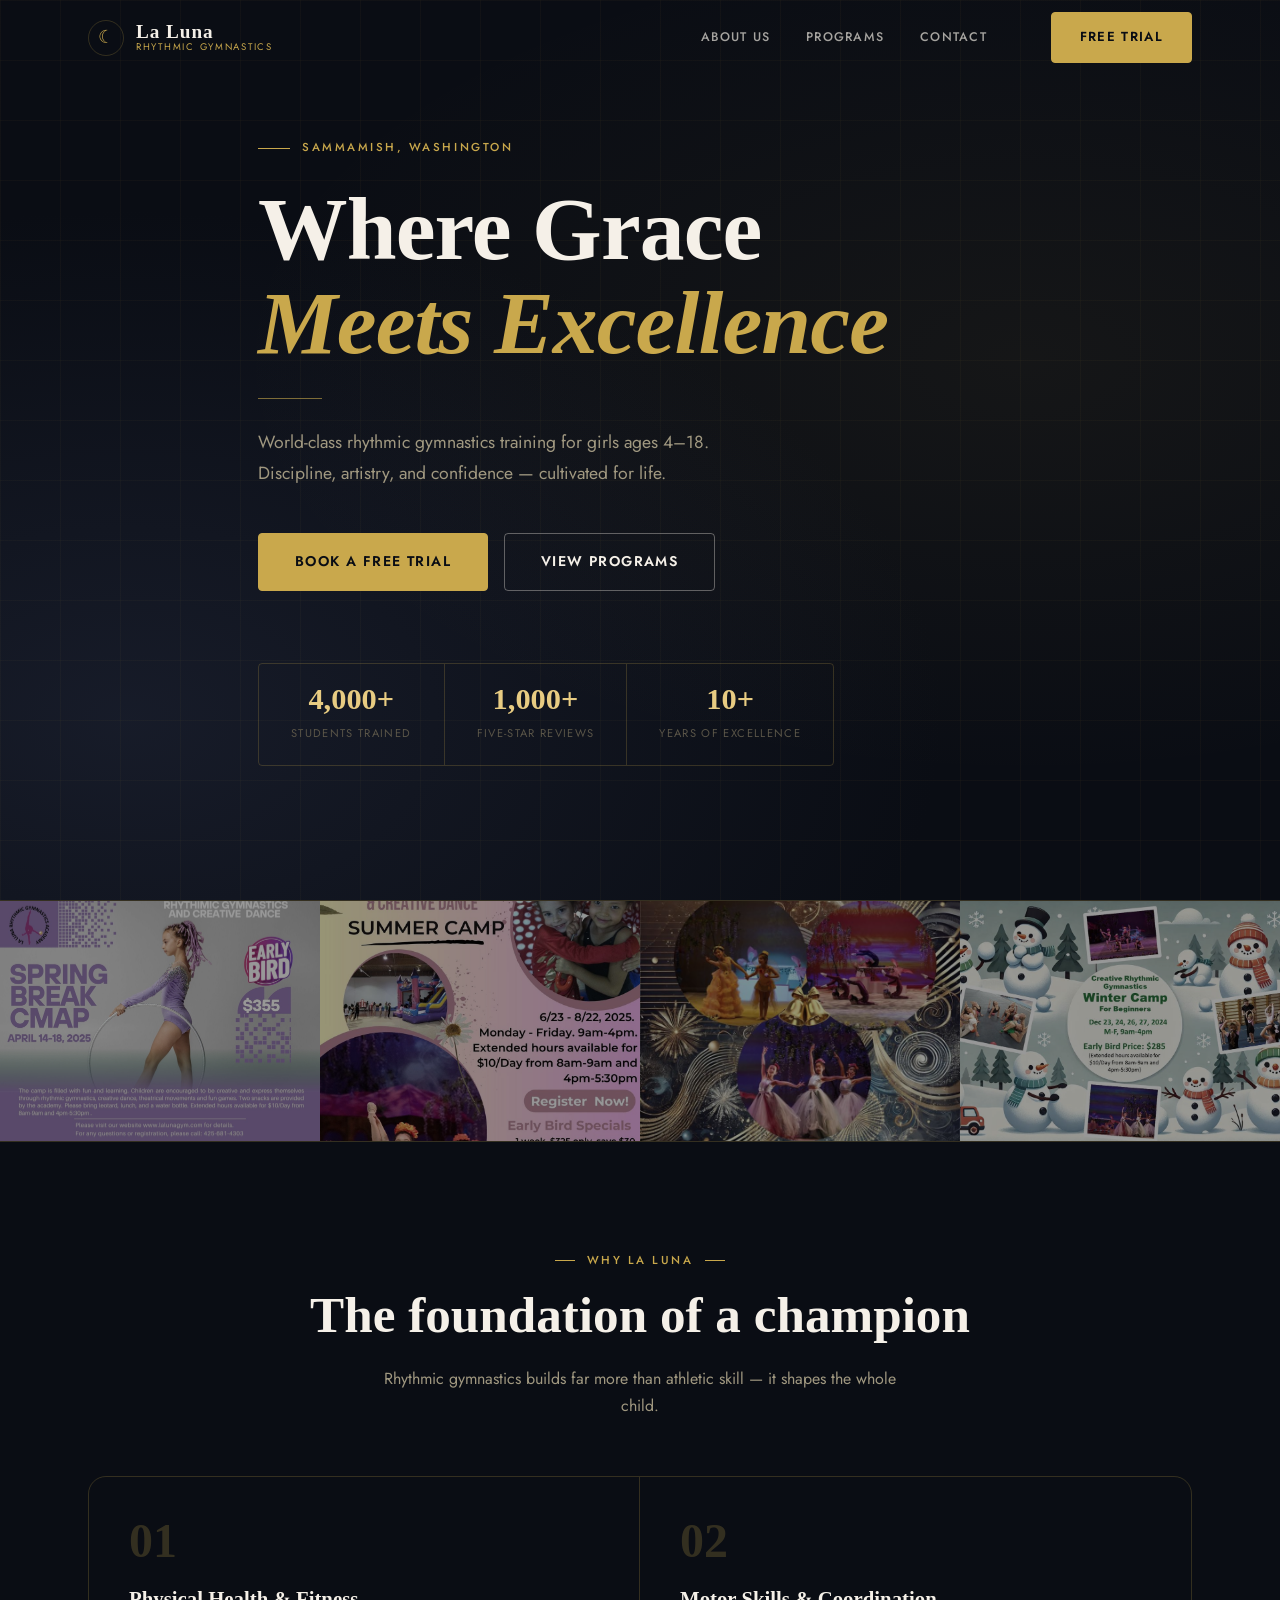
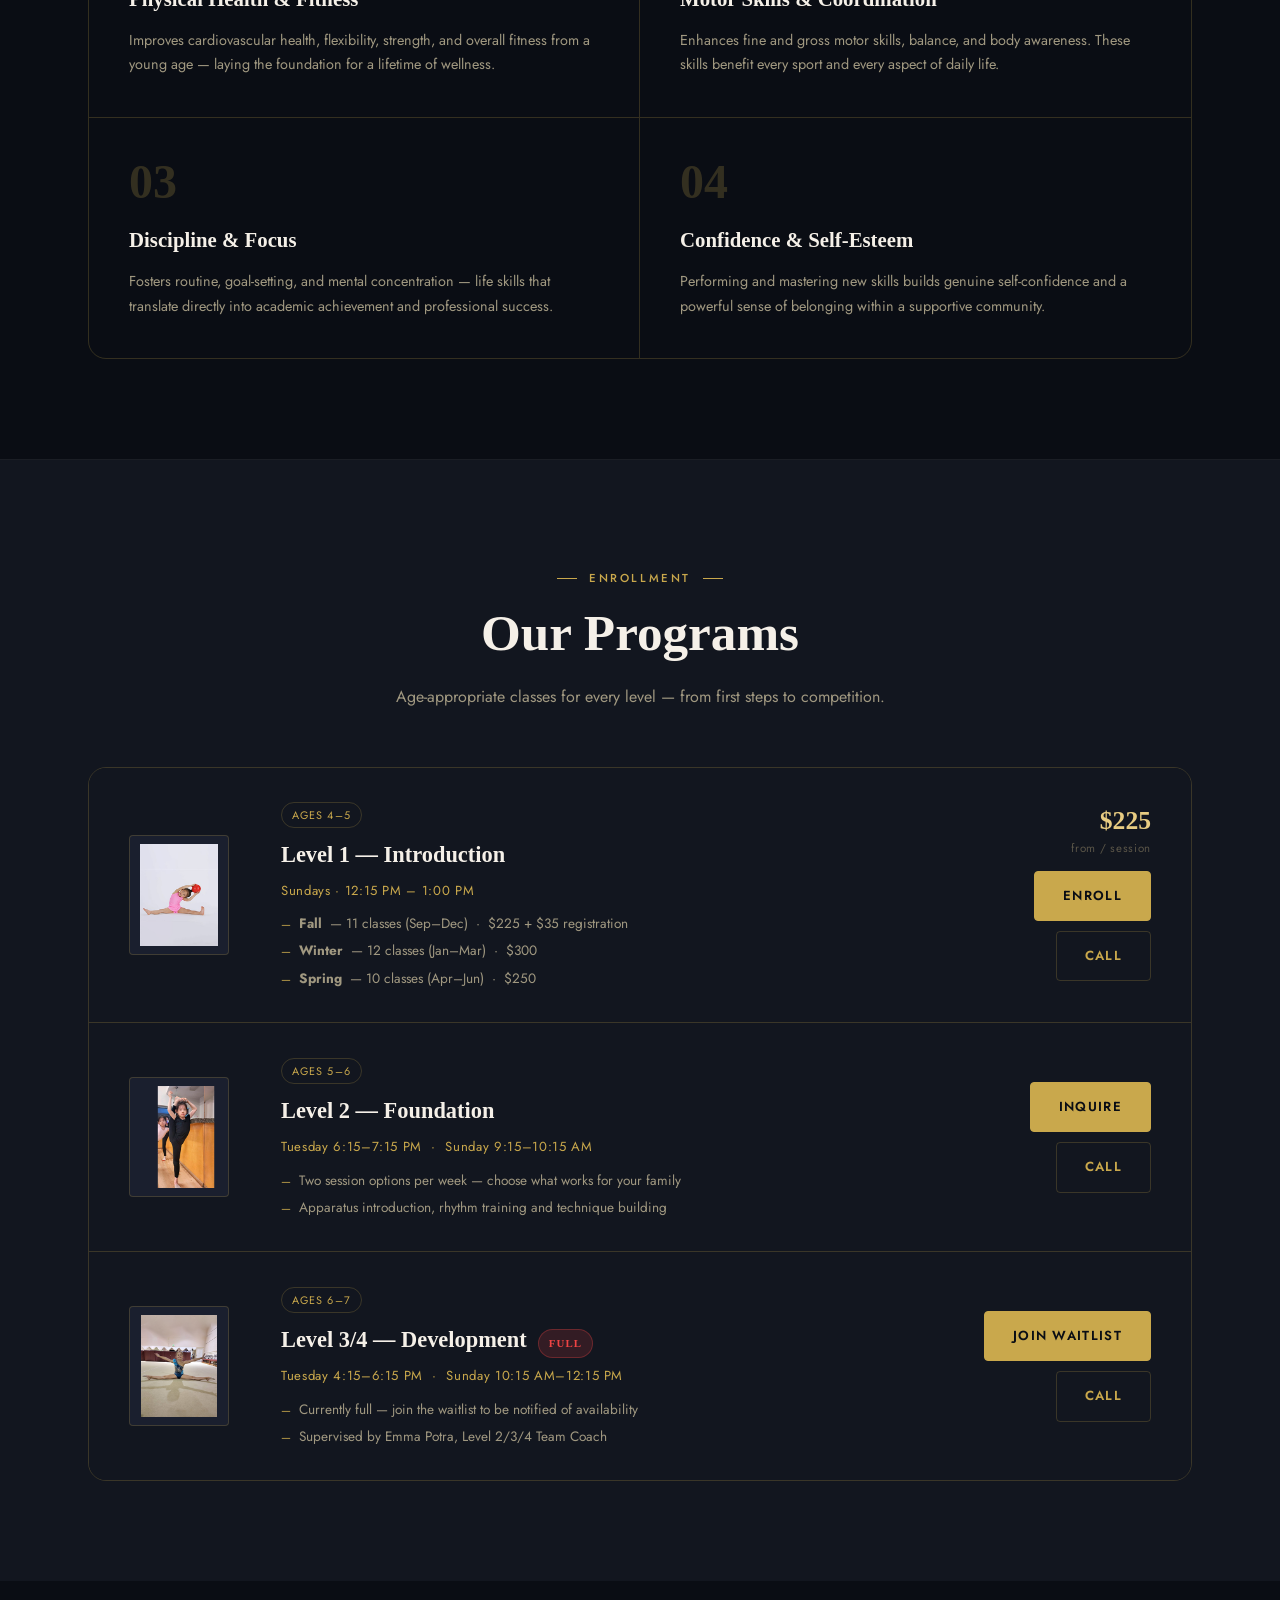
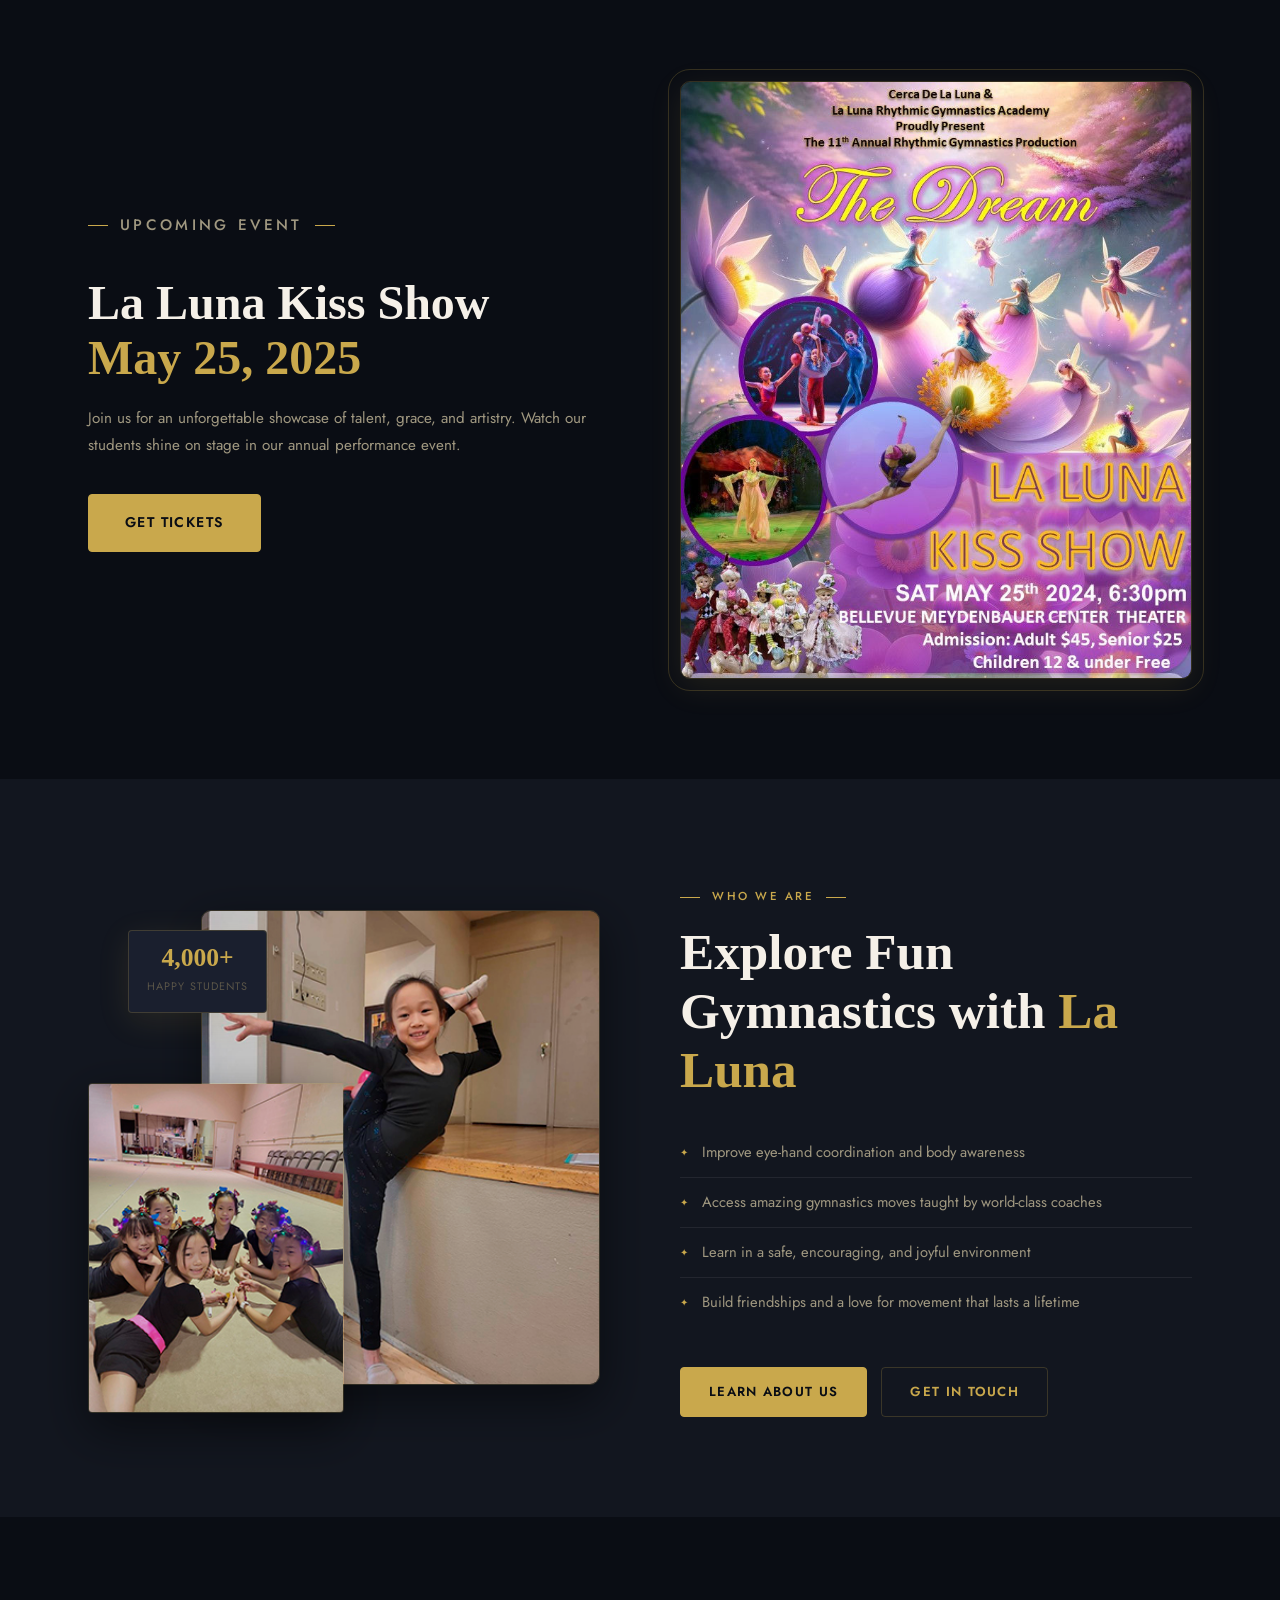
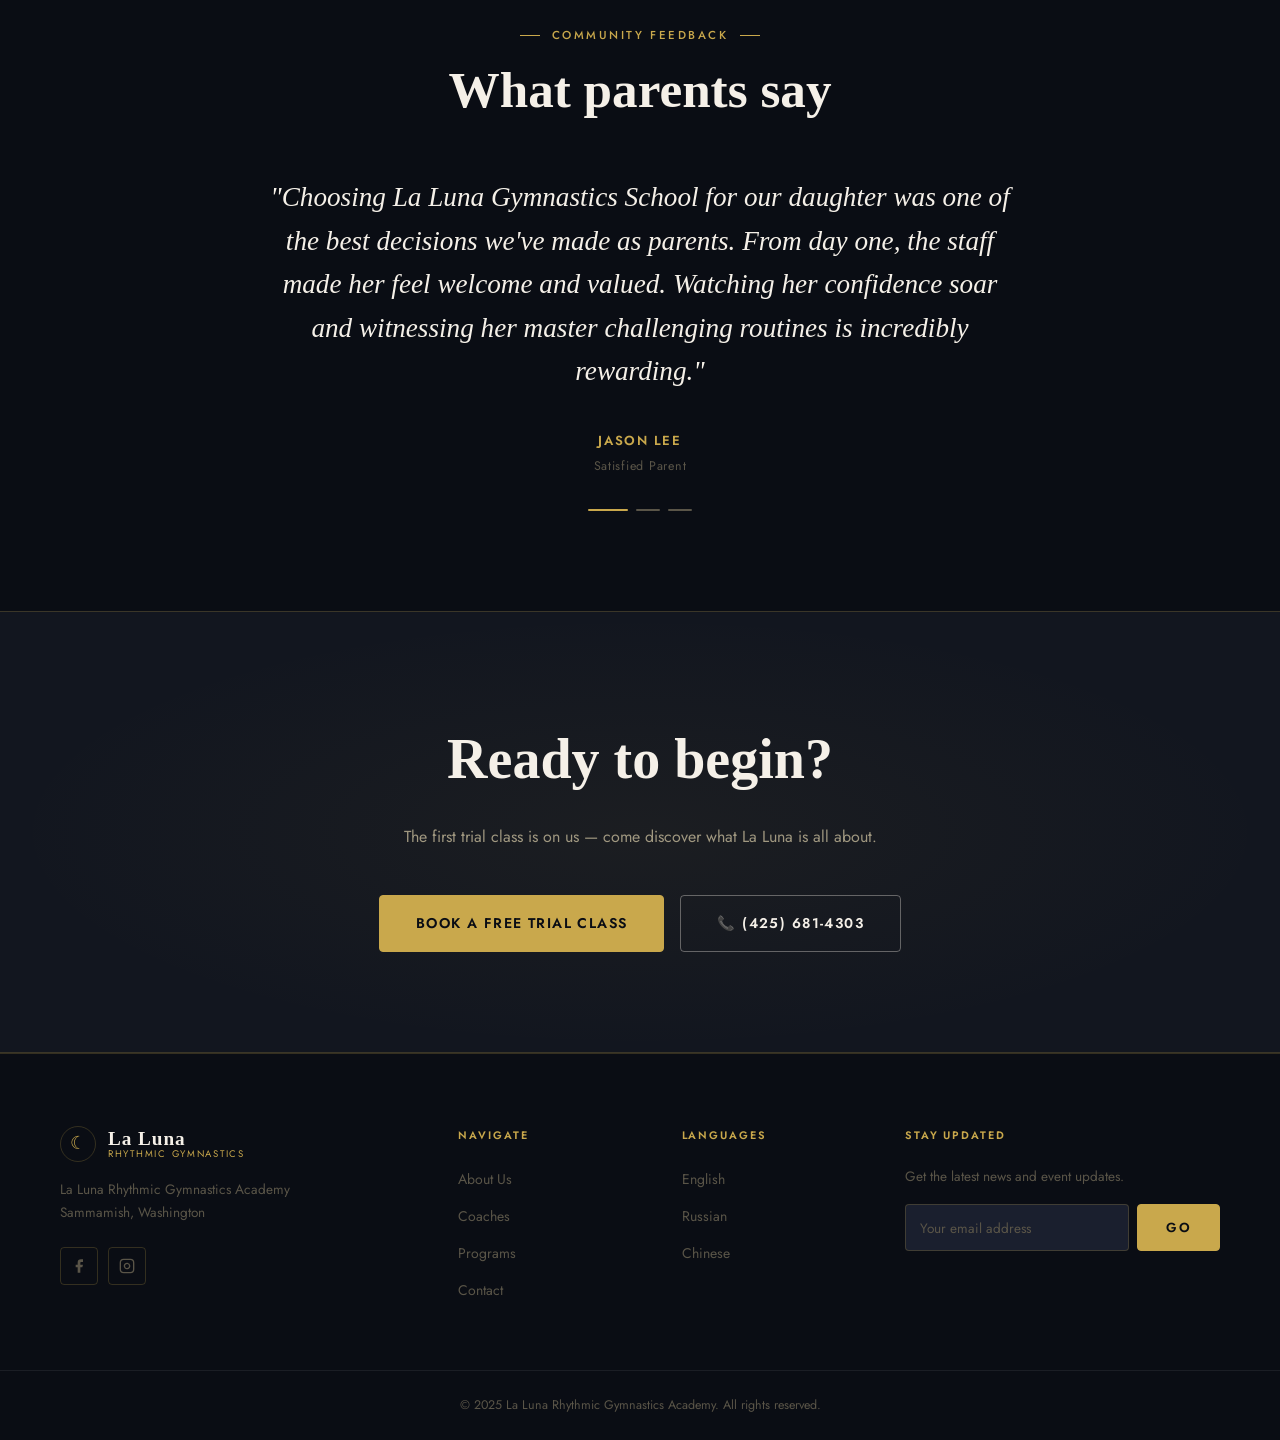
<file: idea2/index.html>
<!DOCTYPE html>
<html lang="en">
<head>
  <meta charset="UTF-8">
  <meta name="viewport" content="width=device-width, initial-scale=1.0">
  <title>Home | La Luna RGA</title>
  <meta name="description" content="La Luna Rhythmic Gymnastics Academy in Sammamish, WA — world-class rhythmic gymnastics training for girls ages 4–18.">
  <link rel="preconnect" href="https://fonts.googleapis.com">
  <link rel="preconnect" href="https://fonts.gstatic.com" crossorigin>
  <link href="https://fonts.googleapis.com/css2?family=Cormorant+Garant:ital,wght@0,400;0,600;0,700;1,400;1,600&family=Jost:wght@300;400;500;600&display=swap" rel="stylesheet">
  <link rel="stylesheet" href="style.css">
</head>
<body>

  <!-- ========== HEADER ========== -->
  <header class="site-header" id="site-header">
    <div class="container header-inner">
      <a href="index.html" class="logo">
        <div class="logo-emblem">&#9790;</div>
        <div class="logo-text-wrap">
          <span class="logo-name">La Luna</span>
          <span class="logo-tagline">Rhythmic Gymnastics</span>
        </div>
      </a>

      <nav class="main-nav" id="main-nav">
        <ul>
          <li class="has-dropdown">
            <a href="about.html">About Us</a>
            <ul class="dropdown">
              <li><a href="about.html">About</a></li>
              <li><a href="about.html#coaches">Coaches</a></li>
              <li><a href="index.html#programs">Schedule</a></li>
              <li><a href="about.html#gallery">Gallery</a></li>
            </ul>
          </li>
          <li><a href="#programs">Programs</a></li>
          <li><a href="contact.html">Contact</a></li>
        </ul>
      </nav>

      <a href="contact.html?interest=trial" class="btn btn-gold header-cta">Free Trial</a>
      <button class="hamburger" id="hamburger" aria-label="Toggle menu">
        <span></span><span></span><span></span>
      </button>
    </div>
  </header>

  <!-- ========== HERO ========== -->
  <section class="hero">
    <div class="hero-bg"></div>
    <div class="container hero-content">
      <p class="hero-eyebrow">Sammamish, Washington</p>
      <h1 class="hero-title">
        Where Grace<br>
        <span class="hero-title-em">Meets Excellence</span>
      </h1>
      <div class="hero-divider"></div>
      <p class="hero-subtitle">World-class rhythmic gymnastics training for girls ages 4–18. Discipline, artistry, and confidence — cultivated for life.</p>
      <div class="hero-actions">
        <a href="contact.html?interest=trial" class="btn btn-gold btn-lg">Book a Free Trial</a>
        <a href="#programs" class="btn btn-outline-cream btn-lg">View Programs</a>
      </div>
      <div class="hero-stats">
        <div class="hero-stat">
          <strong>4,000+</strong>
          <span>Students Trained</span>
        </div>
        <div class="hero-stat">
          <strong>1,000+</strong>
          <span>Five&#8209;Star Reviews</span>
        </div>
        <div class="hero-stat">
          <strong>10+</strong>
          <span>Years of Excellence</span>
        </div>
      </div>
    </div>
  </section>

  <!-- ========== GALLERY STRIP ========== -->
  <div class="gallery-strip">
    <div class="gallery-item"><img src="../images/gallery/wint1.jpg" alt="La Luna gymnastics" loading="lazy"></div>
    <div class="gallery-item"><img src="../images/gallery/wint2.jpg" alt="La Luna gymnastics" loading="lazy"></div>
    <div class="gallery-item"><img src="../images/gallery/wint3.jpg" alt="La Luna gymnastics" loading="lazy"></div>
    <div class="gallery-item"><img src="../images/gallery/wint4.jpg" alt="La Luna gymnastics" loading="lazy"></div>
  </div>

  <!-- ========== WHY ========== -->
  <section class="why-section section-pad">
    <div class="container">
      <div class="section-header text-center" style="margin-bottom: 56px;">
        <p class="section-eyebrow">Why La Luna</p>
        <h2 class="section-title">The foundation of a champion</h2>
        <p class="section-subtitle">Rhythmic gymnastics builds far more than athletic skill — it shapes the whole child.</p>
      </div>
      <div class="benefits-list">
        <div class="benefit-item">
          <div class="benefit-num">01</div>
          <h3>Physical Health &amp; Fitness</h3>
          <p>Improves cardiovascular health, flexibility, strength, and overall fitness from a young age — laying the foundation for a lifetime of wellness.</p>
        </div>
        <div class="benefit-item">
          <div class="benefit-num">02</div>
          <h3>Motor Skills &amp; Coordination</h3>
          <p>Enhances fine and gross motor skills, balance, and body awareness. These skills benefit every sport and every aspect of daily life.</p>
        </div>
        <div class="benefit-item">
          <div class="benefit-num">03</div>
          <h3>Discipline &amp; Focus</h3>
          <p>Fosters routine, goal-setting, and mental concentration — life skills that translate directly into academic achievement and professional success.</p>
        </div>
        <div class="benefit-item">
          <div class="benefit-num">04</div>
          <h3>Confidence &amp; Self-Esteem</h3>
          <p>Performing and mastering new skills builds genuine self-confidence and a powerful sense of belonging within a supportive community.</p>
        </div>
      </div>
    </div>
  </section>

  <!-- ========== PROGRAMS ========== -->
  <section class="section-pad alt-bg" id="programs">
    <div class="container">
      <div class="section-header text-center" style="margin-bottom: 56px;">
        <p class="section-eyebrow">Enrollment</p>
        <h2 class="section-title">Our Programs</h2>
        <p class="section-subtitle">Age-appropriate classes for every level — from first steps to competition.</p>
      </div>

      <div class="programs-list">

        <div class="program-row">
          <div class="program-img-wrap">
            <img src="../images/programs/level1.png" alt="Level 1" loading="lazy">
          </div>
          <div class="program-info">
            <div class="program-badge">Ages 4–5</div>
            <h3>Level 1 — Introduction</h3>
            <p class="program-schedule">Sundays · 12:15 PM – 1:00 PM</p>
            <ul class="program-sessions">
              <li><strong>Fall</strong> — 11 classes (Sep–Dec) &nbsp;·&nbsp; $225 + $35 registration</li>
              <li><strong>Winter</strong> — 12 classes (Jan–Mar) &nbsp;·&nbsp; $300</li>
              <li><strong>Spring</strong> — 10 classes (Apr–Jun) &nbsp;·&nbsp; $250</li>
            </ul>
          </div>
          <div class="program-actions">
            <div class="price-tag">
              <strong>$225</strong>
              <span>from / session</span>
            </div>
            <a href="https://docs.google.com/forms/d/e/1FAIpQLSfBypoVCvSgPlzgOdRRV7B0-jiG1RGCxxKM92e4vZNwXXtboA/viewform?usp=sf_link" target="_blank" class="btn btn-gold">Enroll</a>
            <a href="tel:+14256814303" class="btn btn-outline-gold">Call</a>
          </div>
        </div>

        <div class="program-row">
          <div class="program-img-wrap">
            <img src="../images/programs/level2.png" alt="Level 2" loading="lazy">
          </div>
          <div class="program-info">
            <div class="program-badge">Ages 5–6</div>
            <h3>Level 2 — Foundation</h3>
            <p class="program-schedule">Tuesday 6:15–7:15 PM &nbsp;·&nbsp; Sunday 9:15–10:15 AM</p>
            <ul class="program-sessions">
              <li>Two session options per week — choose what works for your family</li>
              <li>Apparatus introduction, rhythm training and technique building</li>
            </ul>
          </div>
          <div class="program-actions">
            <a href="contact.html" class="btn btn-gold">Inquire</a>
            <a href="tel:+14256814303" class="btn btn-outline-gold">Call</a>
          </div>
        </div>

        <div class="program-row">
          <div class="program-img-wrap">
            <img src="../images/programs/level3.png" alt="Level 3/4" loading="lazy">
          </div>
          <div class="program-info">
            <div class="program-badge">Ages 6–7</div>
            <h3>Level 3/4 — Development &nbsp;<span class="full-badge">Full</span></h3>
            <p class="program-schedule">Tuesday 4:15–6:15 PM &nbsp;·&nbsp; Sunday 10:15 AM–12:15 PM</p>
            <ul class="program-sessions">
              <li>Currently full — join the waitlist to be notified of availability</li>
              <li>Supervised by Emma Potra, Level 2/3/4 Team Coach</li>
            </ul>
          </div>
          <div class="program-actions">
            <a href="contact.html" class="btn btn-gold">Join Waitlist</a>
            <a href="tel:+14256814303" class="btn btn-outline-gold">Call</a>
          </div>
        </div>

      </div>
    </div>
  </section>

  <!-- ========== EVENT ========== -->
  <section class="event-section section-pad">
    <div class="container event-inner">
      <div class="event-text">
        <p class="section-eyebrow">Upcoming Event</p>
        <h2>La Luna Kiss Show<br><span class="accent">May 25, 2025</span></h2>
        <p>Join us for an unforgettable showcase of talent, grace, and artistry. Watch our students shine on stage in our annual performance event.</p>
        <a href="https://lalunarhythmicgymnasticacademy.ticketspice.com/la-luna-kiss-the-dream" target="_blank" class="btn btn-gold btn-lg">Get Tickets</a>
      </div>
      <div class="event-image">
        <img src="../images/gallery/lalunakiss.jpg" alt="La Luna Kiss Show 2025" loading="lazy">
      </div>
    </div>
  </section>

  <!-- ========== ABOUT PREVIEW ========== -->
  <section class="section-pad alt-bg">
    <div class="container about-inner">
      <div class="about-images">
        <img class="about-img-main" src="../images/about/about.jpg" alt="La Luna Gymnastics" loading="lazy">
        <img class="about-img-accent" src="../images/about/about-banner.jpg" alt="Gymnastics performance" loading="lazy">
        <div class="about-badge">
          <strong>4,000+</strong>
          <span>Happy students</span>
        </div>
      </div>
      <div class="about-text">
        <p class="section-eyebrow">Who We Are</p>
        <h2 class="section-title">Explore Fun Gymnastics with <span class="accent">La Luna</span></h2>
        <ul class="about-checklist">
          <li>Improve eye-hand coordination and body awareness</li>
          <li>Access amazing gymnastics moves taught by world-class coaches</li>
          <li>Learn in a safe, encouraging, and joyful environment</li>
          <li>Build friendships and a love for movement that lasts a lifetime</li>
        </ul>
        <div class="about-actions">
          <a href="about.html" class="btn btn-gold">Learn About Us</a>
          <a href="contact.html" class="btn btn-outline-gold">Get in Touch</a>
        </div>
      </div>
    </div>
  </section>

  <!-- ========== TESTIMONIALS ========== -->
  <section class="section-pad">
    <div class="container">
      <div class="section-header text-center" style="margin-bottom: 56px;">
        <p class="section-eyebrow">Community Feedback</p>
        <h2 class="section-title">What parents say</h2>
      </div>
      <div class="testimonial-showcase">
        <p class="testimonial-quote" id="testimonial-quote">"Choosing La Luna Gymnastics School for our daughter was one of the best decisions we've made as parents. From day one, the staff made her feel welcome and valued. Watching her confidence soar and witnessing her master challenging routines is incredibly rewarding."</p>
        <div class="testimonial-author-name" id="testimonial-name">Jason Lee</div>
        <div class="testimonial-author-role" id="testimonial-role">Satisfied Parent</div>
        <div class="testimonial-dots" id="testimonial-dots"></div>
      </div>
    </div>
  </section>

  <!-- ========== CTA ========== -->
  <section class="cta-banner">
    <div class="container cta-inner">
      <h2>Ready to begin?</h2>
      <p>The first trial class is on us — come discover what La Luna is all about.</p>
      <div class="cta-actions">
        <a href="contact.html?interest=trial" class="btn btn-gold btn-lg">Book a Free Trial Class</a>
        <a href="tel:+14256814303" class="btn btn-outline-cream btn-lg">&#128222; (425) 681-4303</a>
      </div>
    </div>
  </section>

  <!-- ========== FOOTER ========== -->
  <footer class="site-footer">
    <div class="container footer-inner">
      <div class="footer-brand">
        <a href="index.html" class="logo">
          <div class="logo-emblem">&#9790;</div>
          <div class="logo-text-wrap">
            <span class="logo-name">La Luna</span>
            <span class="logo-tagline">Rhythmic Gymnastics</span>
          </div>
        </a>
        <p>La Luna Rhythmic Gymnastics Academy<br>Sammamish, Washington</p>
        <div class="social-links">
          <a href="https://www.facebook.com/LalunaRhythmic" target="_blank" aria-label="Facebook" class="social-link">
            <svg viewBox="0 0 24 24" fill="currentColor"><path d="M18 2h-3a5 5 0 0 0-5 5v3H7v4h3v8h4v-8h3l1-4h-4V7a1 1 0 0 1 1-1h3z"/></svg>
          </a>
          <a href="https://www.instagram.com/lalunasammamishrg/" target="_blank" aria-label="Instagram" class="social-link">
            <svg viewBox="0 0 24 24" fill="none" stroke="currentColor" stroke-width="2"><rect x="2" y="2" width="20" height="20" rx="5"/><path d="M16 11.37A4 4 0 1 1 12.63 8 4 4 0 0 1 16 11.37z"/><line x1="17.5" y1="6.5" x2="17.51" y2="6.5"/></svg>
          </a>
        </div>
      </div>
      <div class="footer-col">
        <h4>Navigate</h4>
        <ul>
          <li><a href="about.html">About Us</a></li>
          <li><a href="about.html#coaches">Coaches</a></li>
          <li><a href="#programs">Programs</a></li>
          <li><a href="contact.html">Contact</a></li>
        </ul>
      </div>
      <div class="footer-col">
        <h4>Languages</h4>
        <ul>
          <li><a href="index.html">English</a></li>
          <li><a href="https://www.lalunasammamish.com/russian/index.html">Russian</a></li>
          <li><a href="https://www.lalunasammamish.com/chinese/index.html">Chinese</a></li>
        </ul>
      </div>
      <div class="footer-col footer-subscribe">
        <h4>Stay Updated</h4>
        <p>Get the latest news and event updates.</p>
        <form class="subscribe-form" onsubmit="return false;">
          <input type="email" placeholder="Your email address">
          <button type="submit" class="btn btn-gold">Go</button>
        </form>
      </div>
    </div>
    <div class="footer-bottom">
      <div class="container">
        <p>&copy; 2025 La Luna Rhythmic Gymnastics Academy. All rights reserved.</p>
      </div>
    </div>
  </footer>

  <button class="back-to-top" id="back-to-top">&#8679;</button>
  <script src="main.js"></script>
</body>
</html>
</file>
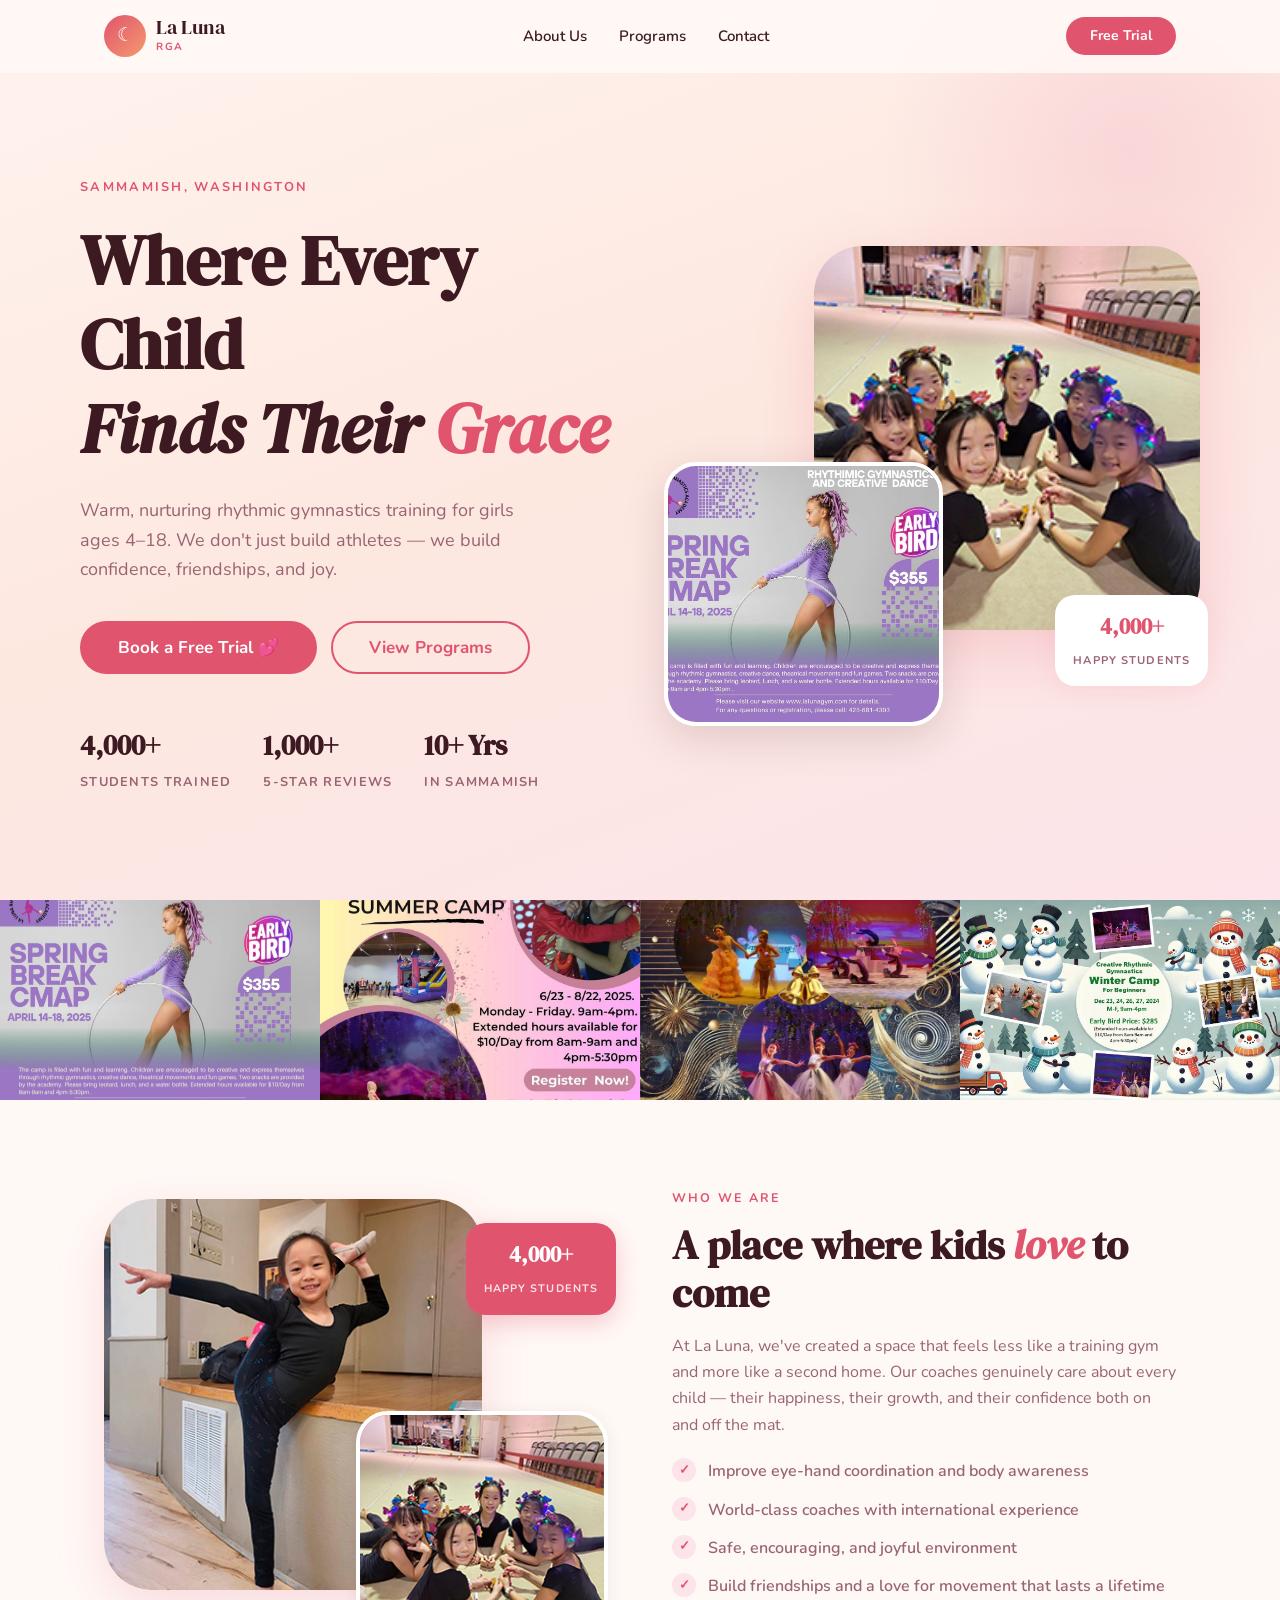
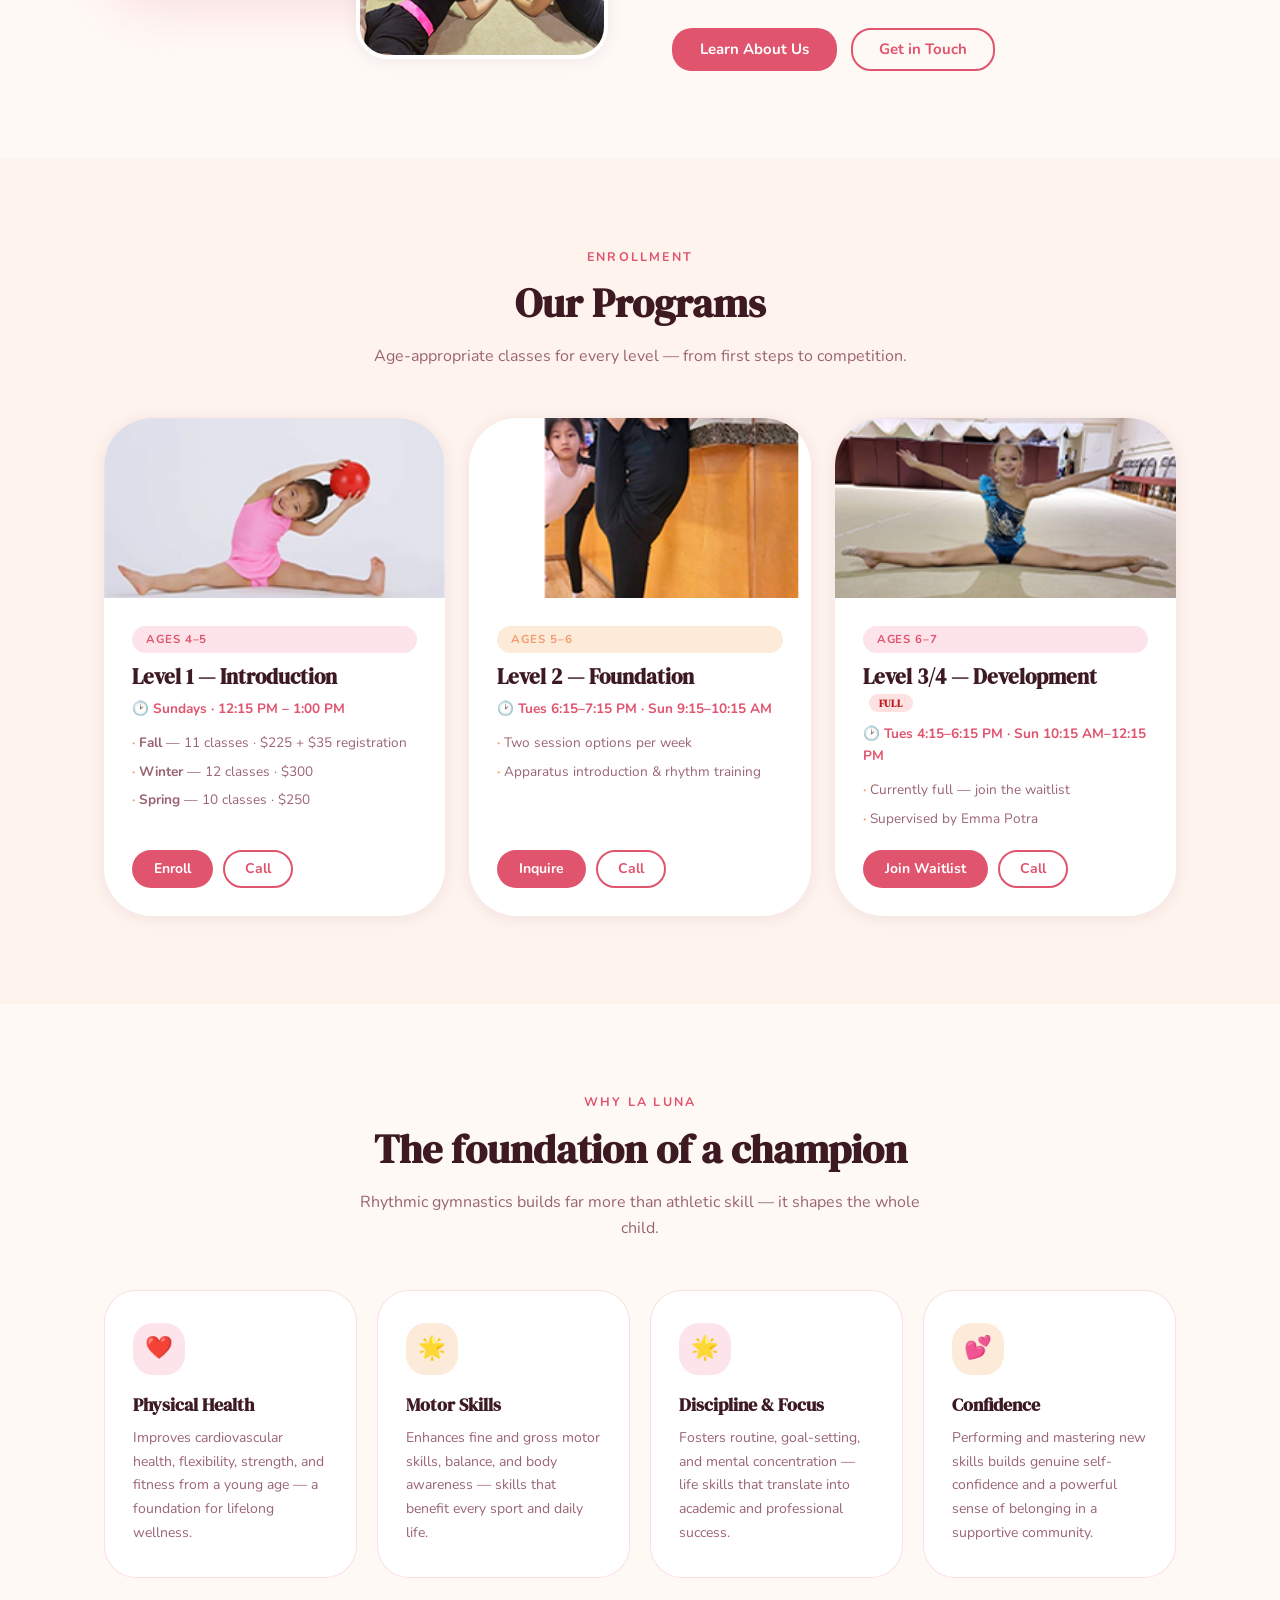
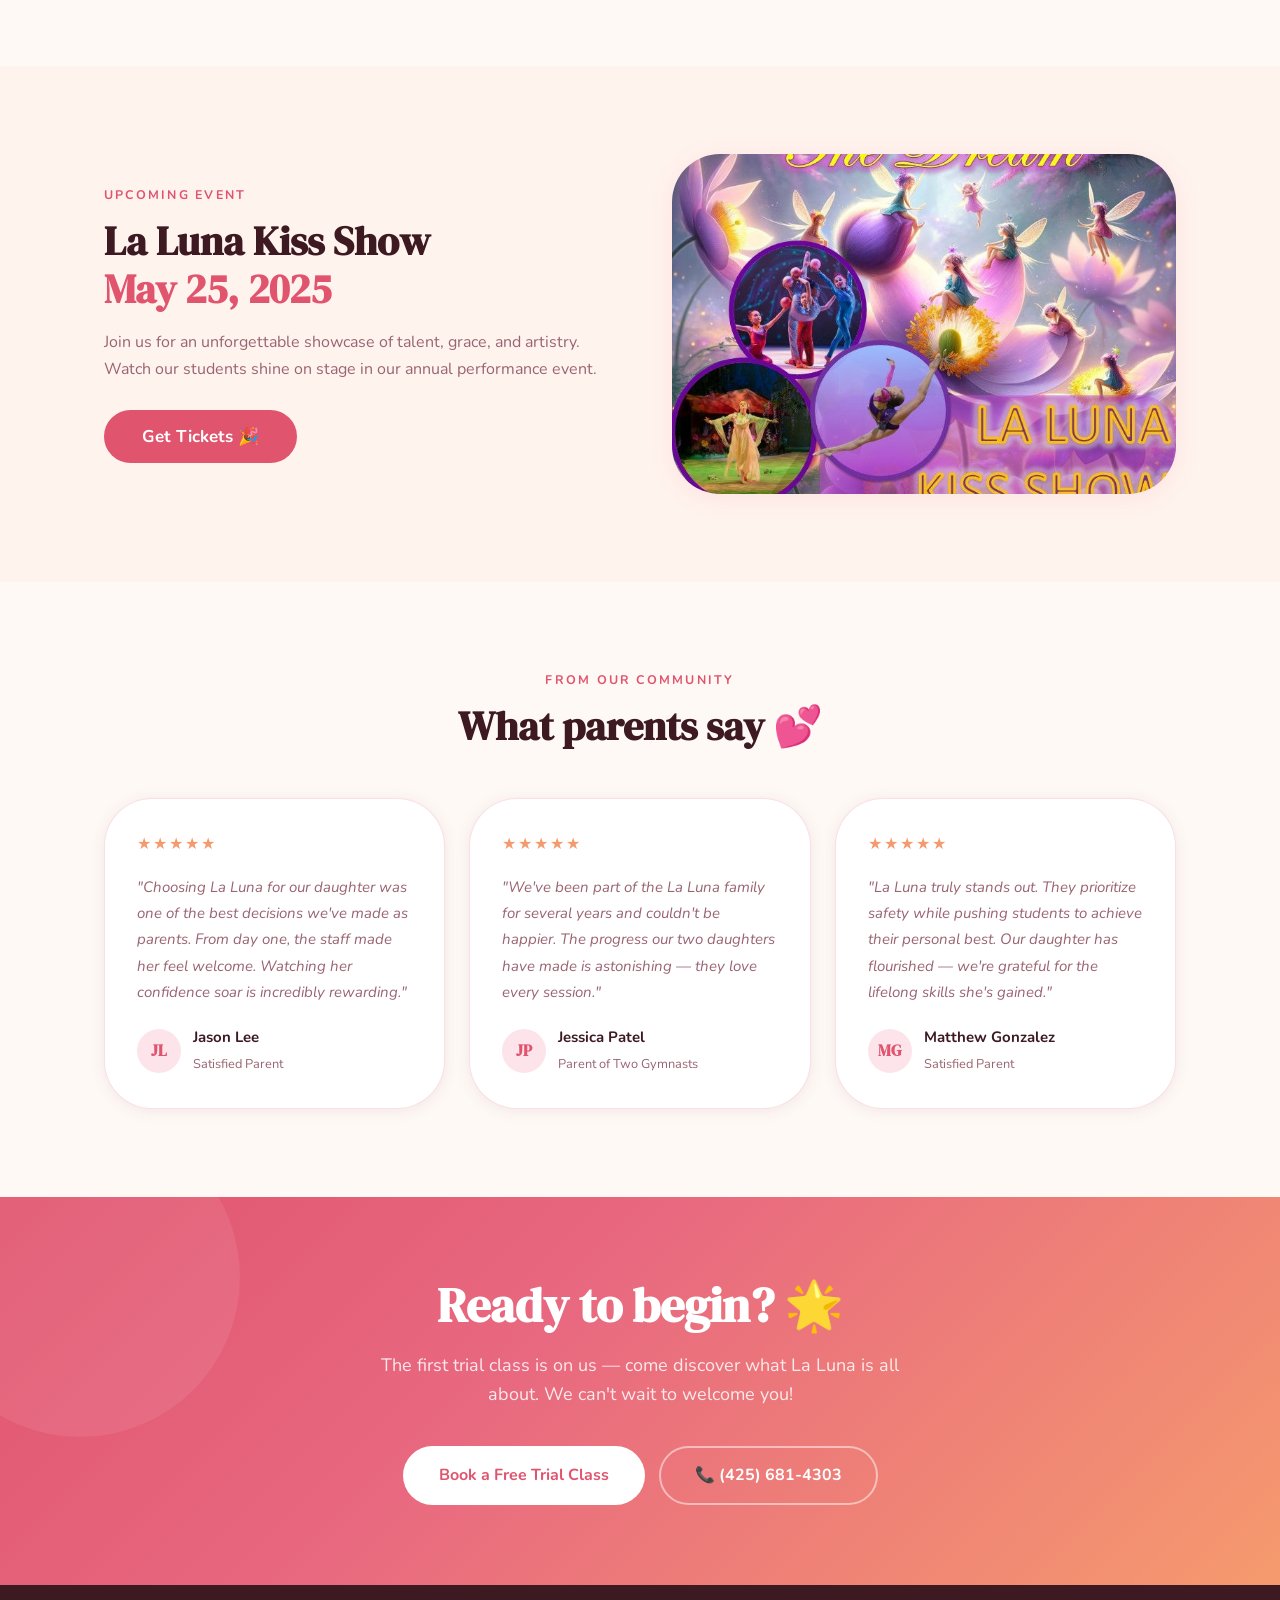
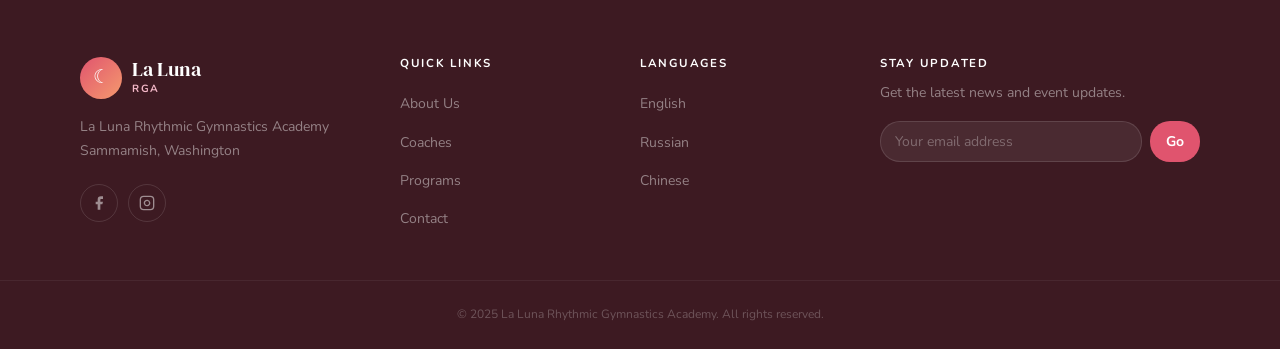
<file: idea4/index.html>
<!DOCTYPE html>
<html lang="en">
<head>
  <meta charset="UTF-8">
  <meta name="viewport" content="width=device-width, initial-scale=1.0">
  <title>Home | La Luna RGA</title>
  <meta name="description" content="La Luna Rhythmic Gymnastics Academy in Sammamish, WA — world-class rhythmic gymnastics training for girls ages 4–18.">
  <link rel="preconnect" href="https://fonts.googleapis.com">
  <link rel="preconnect" href="https://fonts.gstatic.com" crossorigin>
  <link href="https://fonts.googleapis.com/css2?family=DM+Serif+Display:ital@0;1&family=Nunito:wght@300;400;600;700;800&display=swap" rel="stylesheet">
  <link rel="stylesheet" href="style.css">
</head>
<body>

  <!-- ========== HEADER ========== -->
  <header class="site-header" id="site-header">
    <div class="container header-inner">
      <a href="index.html" class="logo">
        <div class="logo-bubble">&#9790;</div>
        <div>
          <div class="logo-name">La Luna</div>
          <div class="logo-sub">RGA</div>
        </div>
      </a>

      <nav class="main-nav" id="main-nav">
        <ul>
          <li class="has-dropdown">
            <a href="about.html">About Us</a>
            <ul class="dropdown">
              <li><a href="about.html">About</a></li>
              <li><a href="about.html#coaches">Coaches</a></li>
              <li><a href="index.html#programs">Schedule</a></li>
              <li><a href="about.html#gallery">Gallery</a></li>
            </ul>
          </li>
          <li><a href="#programs">Programs</a></li>
          <li><a href="contact.html">Contact</a></li>
        </ul>
      </nav>

      <a href="contact.html?interest=trial" class="btn btn-primary header-cta">Free Trial</a>
      <button class="hamburger" id="hamburger" aria-label="Toggle menu">
        <span></span><span></span><span></span>
      </button>
    </div>
  </header>

  <!-- ========== HERO ========== -->
  <section class="hero">
    <div class="container hero-inner">
      <div>
        <p class="hero-eyebrow">Sammamish, Washington</p>
        <h1 class="hero-title">Where Every Child<br><em>Finds Their <span class="accent">Grace</span></em></h1>
        <p class="hero-subtitle">Warm, nurturing rhythmic gymnastics training for girls ages 4–18. We don't just build athletes — we build confidence, friendships, and joy.</p>
        <div class="hero-actions">
          <a href="contact.html?interest=trial" class="btn btn-primary btn-lg">Book a Free Trial &#128149;</a>
          <a href="#programs" class="btn btn-outline btn-lg">View Programs</a>
        </div>
        <div class="hero-stats">
          <div class="hero-stat">
            <strong>4,000+</strong>
            <span>Students Trained</span>
          </div>
          <div class="hero-stat">
            <strong>1,000+</strong>
            <span>5-Star Reviews</span>
          </div>
          <div class="hero-stat">
            <strong>10+ Yrs</strong>
            <span>In Sammamish</span>
          </div>
        </div>
      </div>
      <div class="hero-visual">
        <div class="hero-img-main">
          <img src="../images/about/about-banner.jpg" alt="La Luna gymnastics performance" loading="lazy">
        </div>
        <div class="hero-img-accent">
          <img src="../images/gallery/wint1.jpg" alt="La Luna gymnastics class" loading="lazy">
        </div>
        <div class="hero-badge">
          <strong>4,000+</strong>
          <span>Happy Students</span>
        </div>
      </div>
    </div>
  </section>

  <!-- ========== GALLERY STRIP ========== -->
  <div class="gallery-strip">
    <div class="gallery-strip-item"><img src="../images/gallery/wint1.jpg" alt="La Luna gymnastics" loading="lazy"></div>
    <div class="gallery-strip-item"><img src="../images/gallery/wint2.jpg" alt="La Luna gymnastics" loading="lazy"></div>
    <div class="gallery-strip-item"><img src="../images/gallery/wint3.jpg" alt="La Luna gymnastics" loading="lazy"></div>
    <div class="gallery-strip-item"><img src="../images/gallery/wint4.jpg" alt="La Luna gymnastics" loading="lazy"></div>
  </div>

  <!-- ========== ABOUT PREVIEW ========== -->
  <section class="section-pad" style="background: var(--bg);">
    <div class="container about-inner">
      <div class="about-images anim">
        <div class="about-img-main"><img src="../images/about/about.jpg" alt="La Luna Gymnastics Academy" loading="lazy"></div>
        <div class="about-img-accent"><img src="../images/about/about-banner.jpg" alt="Gymnastics performance" loading="lazy"></div>
        <div class="about-badge"><strong>4,000+</strong><span>Happy Students</span></div>
      </div>
      <div class="anim">
        <p class="section-eyebrow">Who We Are</p>
        <h2 class="section-title">A place where kids <em class="accent">love</em> to come</h2>
        <p style="color: var(--text-muted); margin-bottom: 20px;">At La Luna, we've created a space that feels less like a training gym and more like a second home. Our coaches genuinely care about every child — their happiness, their growth, and their confidence both on and off the mat.</p>
        <ul class="about-checklist">
          <li>Improve eye-hand coordination and body awareness</li>
          <li>World-class coaches with international experience</li>
          <li>Safe, encouraging, and joyful environment</li>
          <li>Build friendships and a love for movement that lasts a lifetime</li>
        </ul>
        <div style="display: flex; gap: 14px; margin-top: 28px; flex-wrap: wrap;">
          <a href="about.html" class="btn btn-primary">Learn About Us</a>
          <a href="contact.html" class="btn btn-outline">Get in Touch</a>
        </div>
      </div>
    </div>
  </section>

  <!-- ========== PROGRAMS ========== -->
  <section class="section-pad" style="background: var(--bg-alt);" id="programs">
    <div class="container">
      <div class="text-center anim" style="margin-bottom: 48px;">
        <p class="section-eyebrow">Enrollment</p>
        <h2 class="section-title">Our Programs</h2>
        <p class="section-subtitle">Age-appropriate classes for every level — from first steps to competition.</p>
      </div>
      <div class="programs-grid">

        <div class="program-card anim">
          <div class="program-card-img"><img src="../images/programs/level1.png" alt="Level 1" loading="lazy"></div>
          <div class="program-card-body">
            <span class="program-badge" style="background: var(--rose-light); color: var(--rose);">Ages 4–5</span>
            <h3>Level 1 — Introduction</h3>
            <p class="program-schedule">&#128337; Sundays · 12:15 PM – 1:00 PM</p>
            <ul>
              <li><strong>Fall</strong> — 11 classes · $225 + $35 registration</li>
              <li><strong>Winter</strong> — 12 classes · $300</li>
              <li><strong>Spring</strong> — 10 classes · $250</li>
            </ul>
            <div class="program-card-actions">
              <a href="https://docs.google.com/forms/d/e/1FAIpQLSfBypoVCvSgPlzgOdRRV7B0-jiG1RGCxxKM92e4vZNwXXtboA/viewform?usp=sf_link" target="_blank" class="btn btn-primary" style="font-size:0.875rem; padding:10px 20px; border-radius:999px;">Enroll</a>
              <a href="tel:+14256814303" class="btn btn-outline" style="font-size:0.875rem; padding:10px 20px; border-radius:999px;">Call</a>
            </div>
          </div>
        </div>

        <div class="program-card anim">
          <div class="program-card-img"><img src="../images/programs/level2.png" alt="Level 2" loading="lazy"></div>
          <div class="program-card-body">
            <span class="program-badge" style="background: var(--peach-light); color: var(--peach);">Ages 5–6</span>
            <h3>Level 2 — Foundation</h3>
            <p class="program-schedule">&#128337; Tues 6:15–7:15 PM · Sun 9:15–10:15 AM</p>
            <ul>
              <li>Two session options per week</li>
              <li>Apparatus introduction &amp; rhythm training</li>
            </ul>
            <div class="program-card-actions">
              <a href="contact.html" class="btn btn-primary" style="font-size:0.875rem; padding:10px 20px; border-radius:999px;">Inquire</a>
              <a href="tel:+14256814303" class="btn btn-outline" style="font-size:0.875rem; padding:10px 20px; border-radius:999px;">Call</a>
            </div>
          </div>
        </div>

        <div class="program-card anim">
          <div class="program-card-img"><img src="../images/programs/level3.png" alt="Level 3/4" loading="lazy"></div>
          <div class="program-card-body">
            <span class="program-badge" style="background: var(--rose-light); color: var(--rose);">Ages 6–7</span>
            <h3>Level 3/4 — Development <span class="full-badge">Full</span></h3>
            <p class="program-schedule">&#128337; Tues 4:15–6:15 PM · Sun 10:15 AM–12:15 PM</p>
            <ul>
              <li>Currently full — join the waitlist</li>
              <li>Supervised by Emma Potra</li>
            </ul>
            <div class="program-card-actions">
              <a href="contact.html" class="btn btn-primary" style="font-size:0.875rem; padding:10px 20px; border-radius:999px;">Join Waitlist</a>
              <a href="tel:+14256814303" class="btn btn-outline" style="font-size:0.875rem; padding:10px 20px; border-radius:999px;">Call</a>
            </div>
          </div>
        </div>

      </div>
    </div>
  </section>

  <!-- ========== BENEFITS ========== -->
  <section class="section-pad" style="background: var(--bg);">
    <div class="container">
      <div class="text-center anim" style="margin-bottom: 48px;">
        <p class="section-eyebrow">Why La Luna</p>
        <h2 class="section-title">The foundation of a champion</h2>
        <p class="section-subtitle">Rhythmic gymnastics builds far more than athletic skill — it shapes the whole child.</p>
      </div>
      <div class="benefits-grid">
        <div class="benefit-card anim">
          <div class="benefit-icon" style="background: var(--rose-light);">&#10084;&#65039;</div>
          <h3>Physical Health</h3>
          <p>Improves cardiovascular health, flexibility, strength, and fitness from a young age — a foundation for lifelong wellness.</p>
        </div>
        <div class="benefit-card anim">
          <div class="benefit-icon" style="background: var(--peach-light);">&#127775;</div>
          <h3>Motor Skills</h3>
          <p>Enhances fine and gross motor skills, balance, and body awareness — skills that benefit every sport and daily life.</p>
        </div>
        <div class="benefit-card anim">
          <div class="benefit-icon" style="background: var(--rose-light);">&#127775;</div>
          <h3>Discipline &amp; Focus</h3>
          <p>Fosters routine, goal-setting, and mental concentration — life skills that translate into academic and professional success.</p>
        </div>
        <div class="benefit-card anim">
          <div class="benefit-icon" style="background: var(--peach-light);">&#128149;</div>
          <h3>Confidence</h3>
          <p>Performing and mastering new skills builds genuine self-confidence and a powerful sense of belonging in a supportive community.</p>
        </div>
      </div>
    </div>
  </section>

  <!-- ========== EVENT ========== -->
  <section class="section-pad" style="background: var(--bg-alt);">
    <div class="container event-inner">
      <div class="anim">
        <p class="section-eyebrow">Upcoming Event</p>
        <h2 class="section-title">La Luna Kiss Show<br><span class="accent">May 25, 2025</span></h2>
        <p style="color: var(--text-muted); margin-bottom: 28px;">Join us for an unforgettable showcase of talent, grace, and artistry. Watch our students shine on stage in our annual performance event.</p>
        <a href="https://lalunarhythmicgymnasticacademy.ticketspice.com/la-luna-kiss-the-dream" target="_blank" class="btn btn-primary btn-lg">Get Tickets &#127881;</a>
      </div>
      <div class="event-img anim">
        <img src="../images/gallery/lalunakiss.jpg" alt="La Luna Kiss Show 2025" loading="lazy">
      </div>
    </div>
  </section>

  <!-- ========== TESTIMONIALS ========== -->
  <section class="section-pad" style="background: var(--bg);">
    <div class="container">
      <div class="text-center anim" style="margin-bottom: 48px;">
        <p class="section-eyebrow">From Our Community</p>
        <h2 class="section-title">What parents say &#128149;</h2>
      </div>
      <div class="testimonials-grid">
        <div class="testimonial-card anim">
          <div class="stars">&#9733;&#9733;&#9733;&#9733;&#9733;</div>
          <p>"Choosing La Luna for our daughter was one of the best decisions we've made as parents. From day one, the staff made her feel welcome. Watching her confidence soar is incredibly rewarding."</p>
          <div class="testimonial-author">
            <div class="author-avatar">JL</div>
            <div><strong>Jason Lee</strong><span>Satisfied Parent</span></div>
          </div>
        </div>
        <div class="testimonial-card anim">
          <div class="stars">&#9733;&#9733;&#9733;&#9733;&#9733;</div>
          <p>"We've been part of the La Luna family for several years and couldn't be happier. The progress our two daughters have made is astonishing — they love every session."</p>
          <div class="testimonial-author">
            <div class="author-avatar">JP</div>
            <div><strong>Jessica Patel</strong><span>Parent of Two Gymnasts</span></div>
          </div>
        </div>
        <div class="testimonial-card anim">
          <div class="stars">&#9733;&#9733;&#9733;&#9733;&#9733;</div>
          <p>"La Luna truly stands out. They prioritize safety while pushing students to achieve their personal best. Our daughter has flourished — we're grateful for the lifelong skills she's gained."</p>
          <div class="testimonial-author">
            <div class="author-avatar">MG</div>
            <div><strong>Matthew Gonzalez</strong><span>Satisfied Parent</span></div>
          </div>
        </div>
      </div>
    </div>
  </section>

  <!-- ========== CTA ========== -->
  <section class="cta-banner">
    <div class="container cta-inner">
      <h2>Ready to begin? &#127775;</h2>
      <p>The first trial class is on us — come discover what La Luna is all about. We can't wait to welcome you!</p>
      <div class="cta-actions">
        <a href="contact.html?interest=trial" class="btn-white">Book a Free Trial Class</a>
        <a href="tel:+14256814303" class="btn-outline-white">&#128222; (425) 681-4303</a>
      </div>
    </div>
  </section>

  <!-- ========== FOOTER ========== -->
  <footer class="site-footer">
    <div class="container footer-inner">
      <div class="footer-brand">
        <a href="index.html" class="logo">
          <div class="logo-bubble">&#9790;</div>
          <div>
            <div class="logo-name">La Luna</div>
            <div class="logo-sub">RGA</div>
          </div>
        </a>
        <p>La Luna Rhythmic Gymnastics Academy<br>Sammamish, Washington</p>
        <div class="social-links">
          <a href="https://www.facebook.com/LalunaRhythmic" target="_blank" aria-label="Facebook" class="social-link">
            <svg viewBox="0 0 24 24" fill="currentColor"><path d="M18 2h-3a5 5 0 0 0-5 5v3H7v4h3v8h4v-8h3l1-4h-4V7a1 1 0 0 1 1-1h3z"/></svg>
          </a>
          <a href="https://www.instagram.com/lalunasammamishrg/" target="_blank" aria-label="Instagram" class="social-link">
            <svg viewBox="0 0 24 24" fill="none" stroke="currentColor" stroke-width="2"><rect x="2" y="2" width="20" height="20" rx="5"/><path d="M16 11.37A4 4 0 1 1 12.63 8 4 4 0 0 1 16 11.37z"/><line x1="17.5" y1="6.5" x2="17.51" y2="6.5"/></svg>
          </a>
        </div>
      </div>
      <div class="footer-links">
        <h4>Quick Links</h4>
        <ul>
          <li><a href="about.html">About Us</a></li>
          <li><a href="about.html#coaches">Coaches</a></li>
          <li><a href="#programs">Programs</a></li>
          <li><a href="contact.html">Contact</a></li>
        </ul>
      </div>
      <div class="footer-links">
        <h4>Languages</h4>
        <ul>
          <li><a href="index.html">English</a></li>
          <li><a href="https://www.lalunasammamish.com/russian/index.html">Russian</a></li>
          <li><a href="https://www.lalunasammamish.com/chinese/index.html">Chinese</a></li>
        </ul>
      </div>
      <div class="footer-subscribe">
        <h4>Stay Updated</h4>
        <p>Get the latest news and event updates.</p>
        <form class="subscribe-form" onsubmit="return false;">
          <input type="email" placeholder="Your email address" aria-label="Email">
          <button type="submit">Go</button>
        </form>
      </div>
    </div>
    <div class="footer-bottom"><div class="container"><p>&copy; 2025 La Luna Rhythmic Gymnastics Academy. All rights reserved.</p></div></div>
  </footer>

  <button class="back-to-top" id="back-to-top" aria-label="Back to top">&#8679;</button>
  <script src="main.js"></script>
</body>
</html>
</file>
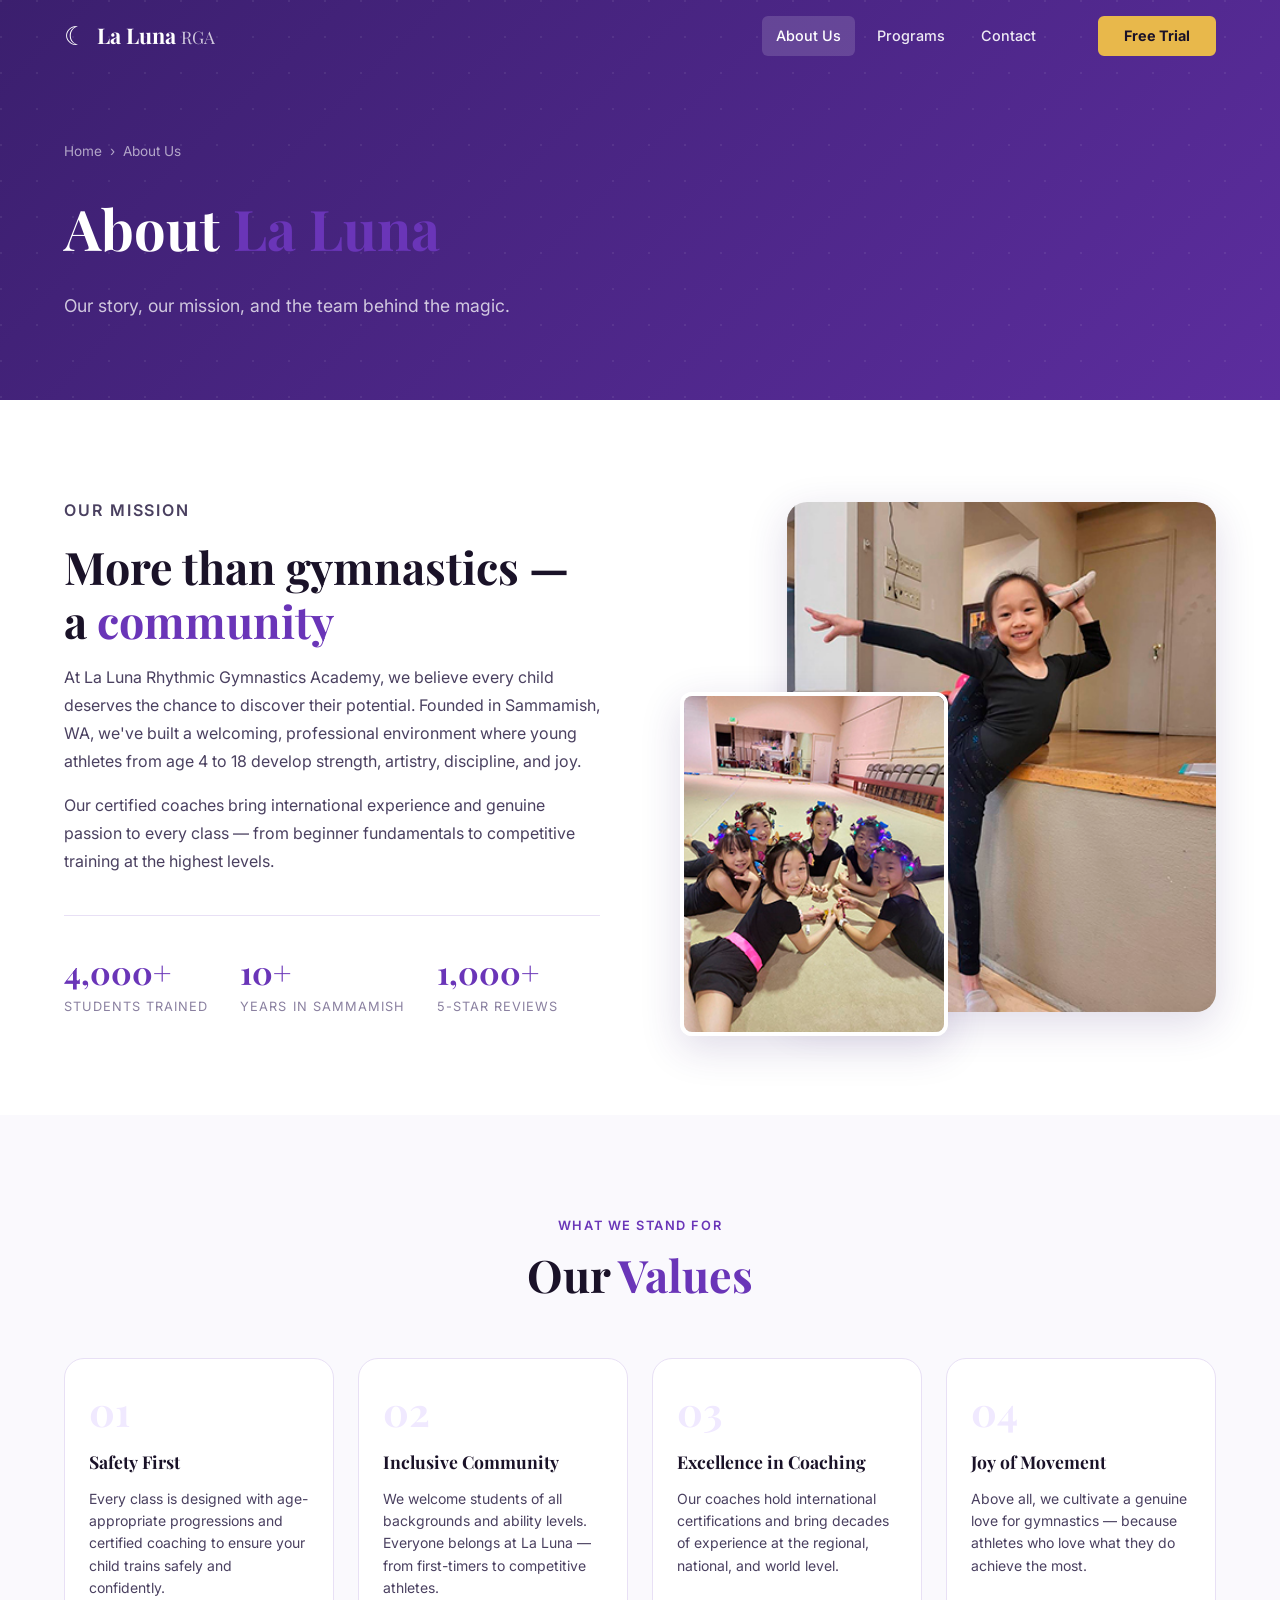
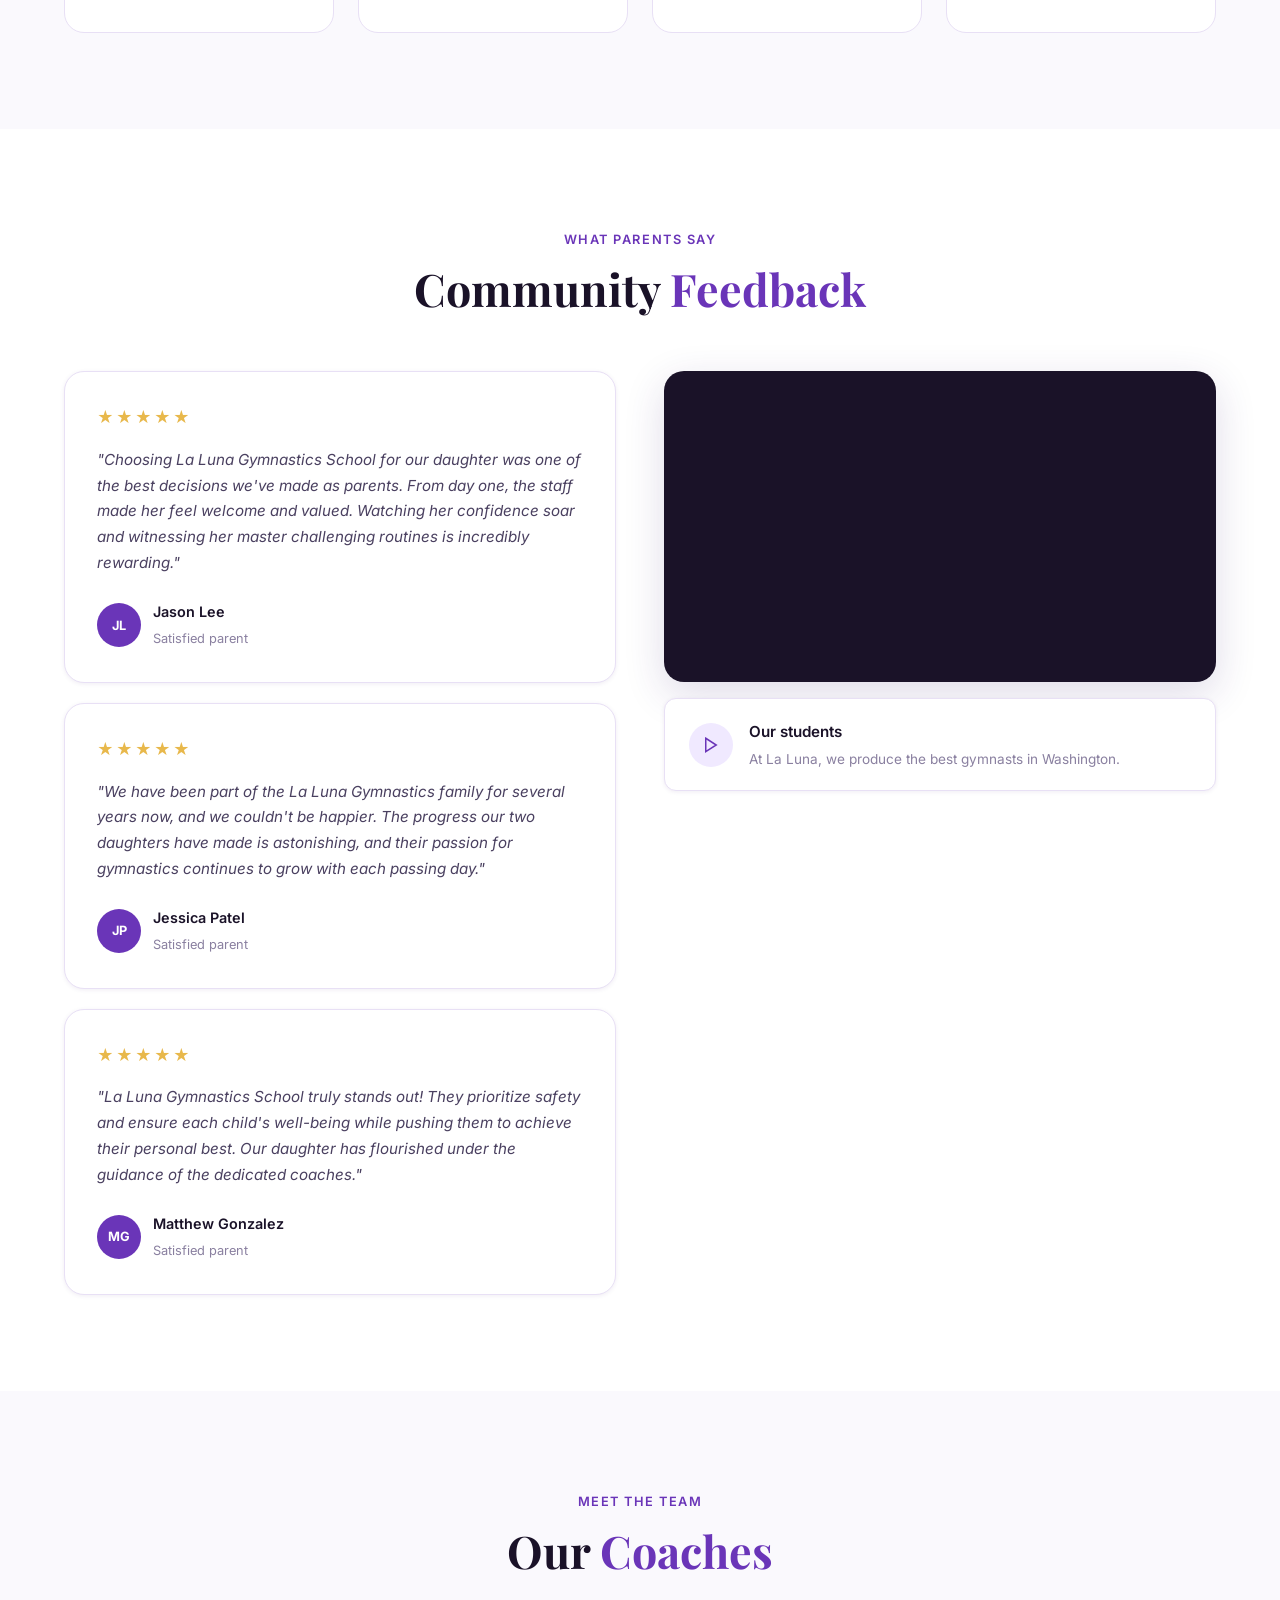
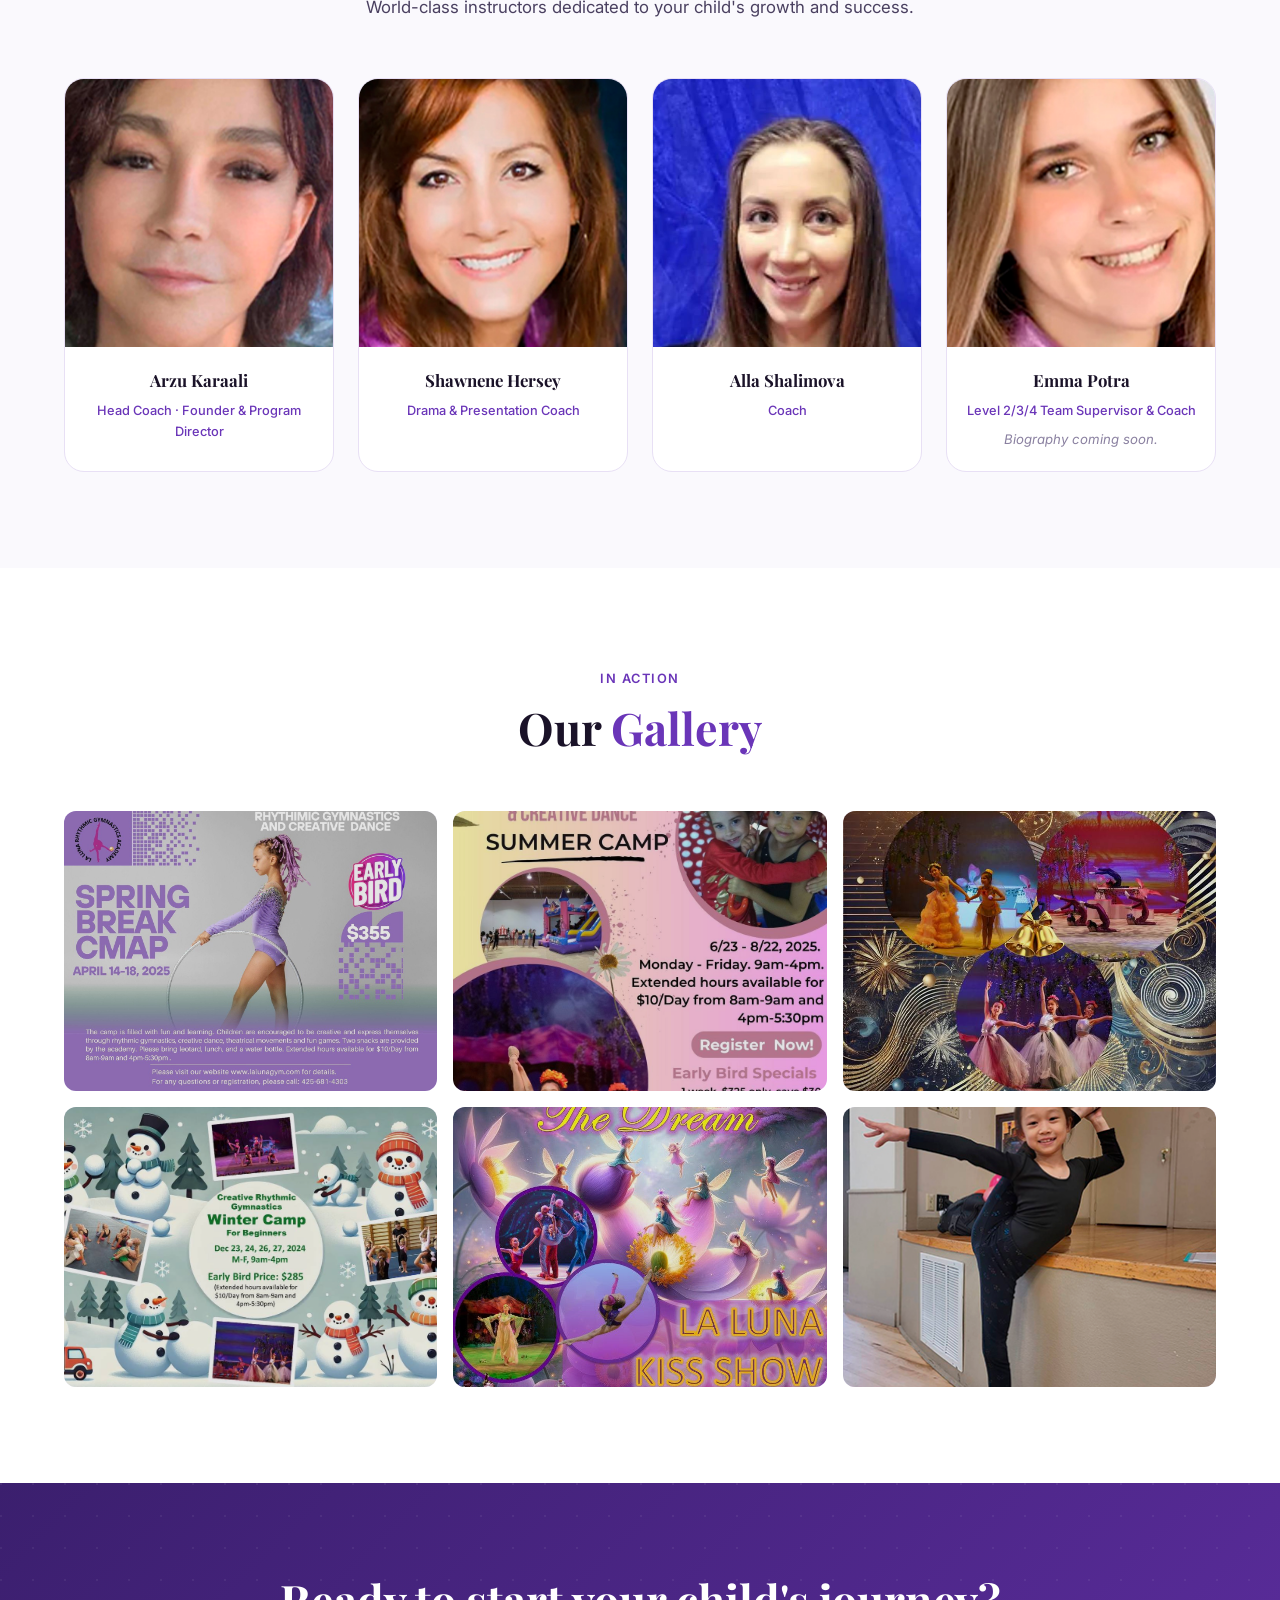
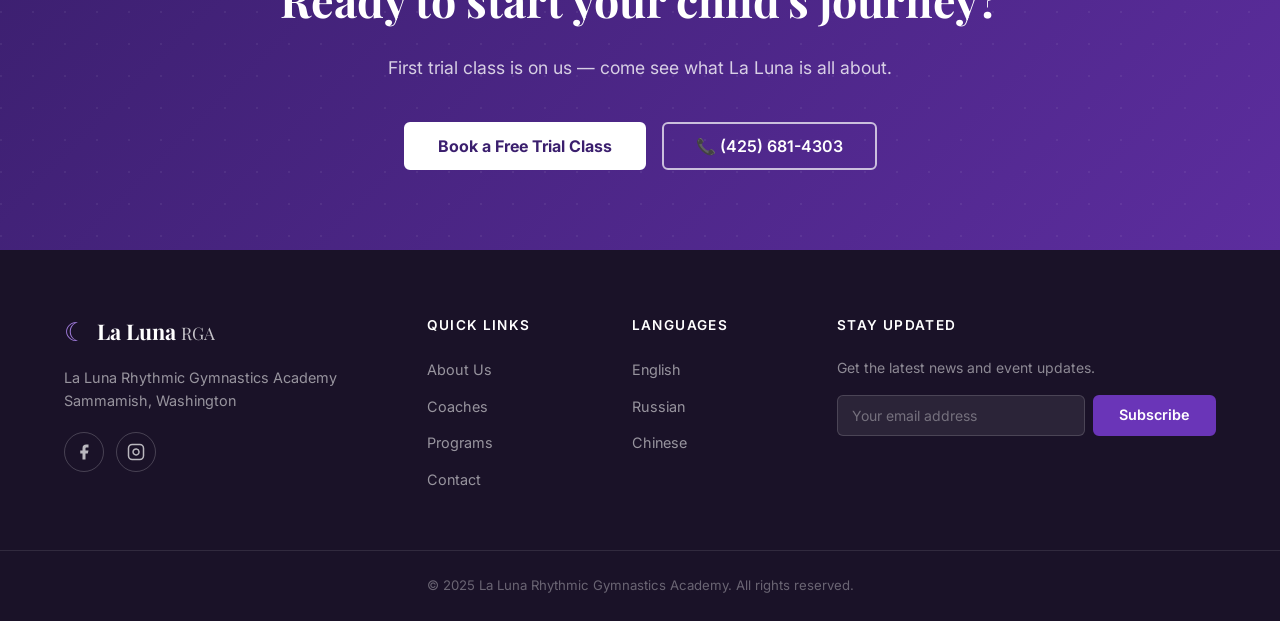
<file: idea1/about.html>
<!DOCTYPE html>
<html lang="en">
<head>
  <meta charset="UTF-8">
  <meta name="viewport" content="width=device-width, initial-scale=1.0">
  <title>About | La Luna RGA</title>
  <meta name="description" content="Learn about La Luna Rhythmic Gymnastics Academy — our story, our coaches, and our mission to inspire young athletes in Sammamish, WA.">
  <link rel="preconnect" href="https://fonts.googleapis.com">
  <link rel="preconnect" href="https://fonts.gstatic.com" crossorigin>
  <link href="https://fonts.googleapis.com/css2?family=Playfair+Display:wght@400;600;700&family=Inter:wght@300;400;500;600&display=swap" rel="stylesheet">
  <link rel="stylesheet" href="style.css">
</head>
<body>

  <!-- ========== HEADER ========== -->
  <header class="site-header" id="site-header">
    <div class="container header-inner">
      <a href="index.html" class="logo">
        <span class="logo-moon">&#9790;</span>
        <span class="logo-text">La Luna <span class="logo-sub">RGA</span></span>
      </a>

      <nav class="main-nav" id="main-nav">
        <ul>
          <li class="has-dropdown active">
            <a href="about.html">About Us</a>
            <ul class="dropdown">
              <li><a href="about.html">About</a></li>
              <li><a href="#coaches">Coaches</a></li>
              <li><a href="index.html#programs">Schedule</a></li>
              <li><a href="#gallery">Gallery</a></li>
            </ul>
          </li>
          <li><a href="index.html#programs">Programs</a></li>
          <li><a href="contact.html">Contact</a></li>
        </ul>
      </nav>

      <a href="contact.html?interest=trial" class="btn btn-primary header-cta">Free Trial</a>
      <button class="hamburger" id="hamburger" aria-label="Toggle menu">
        <span></span><span></span><span></span>
      </button>
    </div>
  </header>

  <!-- ========== PAGE HERO ========== -->
  <section class="page-hero">
    <div class="page-hero-bg"></div>
    <div class="container page-hero-content">
      <nav class="breadcrumb" aria-label="Breadcrumb">
        <a href="index.html">Home</a>
        <span>&#8250;</span>
        <span aria-current="page">About Us</span>
      </nav>
      <h1>About <span class="accent">La Luna</span></h1>
      <p>Our story, our mission, and the team behind the magic.</p>
    </div>
  </section>

  <!-- ========== MISSION ========== -->
  <section class="mission-section section-pad">
    <div class="container mission-inner">
      <div class="mission-text">
        <p class="section-eyebrow">Our Mission</p>
        <h2 class="section-title">More than gymnastics —<br>a <span class="accent">community</span></h2>
        <p>At La Luna Rhythmic Gymnastics Academy, we believe every child deserves the chance to discover their potential. Founded in Sammamish, WA, we've built a welcoming, professional environment where young athletes from age 4 to 18 develop strength, artistry, discipline, and joy.</p>
        <p>Our certified coaches bring international experience and genuine passion to every class — from beginner fundamentals to competitive training at the highest levels.</p>
        <div class="mission-stats">
          <div class="stat-item">
            <strong>4,000+</strong>
            <span>Students trained</span>
          </div>
          <div class="stat-item">
            <strong>10+</strong>
            <span>Years in Sammamish</span>
          </div>
          <div class="stat-item">
            <strong>1,000+</strong>
            <span>5-star reviews</span>
          </div>
        </div>
      </div>
      <div class="mission-image">
        <img src="../images/about/about.jpg" alt="La Luna Gymnastics Academy" loading="lazy">
        <div class="mission-image-accent">
          <img src="../images/about/about-banner.jpg" alt="Gymnastics performance" loading="lazy">
        </div>
      </div>
    </div>
  </section>

  <!-- ========== VALUES ========== -->
  <section class="values-section section-pad alt-bg">
    <div class="container">
      <div class="section-header text-center">
        <p class="section-eyebrow">What we stand for</p>
        <h2 class="section-title">Our <span class="accent">Values</span></h2>
      </div>
      <div class="values-grid">
        <div class="value-item">
          <div class="value-number">01</div>
          <h3>Safety First</h3>
          <p>Every class is designed with age-appropriate progressions and certified coaching to ensure your child trains safely and confidently.</p>
        </div>
        <div class="value-item">
          <div class="value-number">02</div>
          <h3>Inclusive Community</h3>
          <p>We welcome students of all backgrounds and ability levels. Everyone belongs at La Luna — from first-timers to competitive athletes.</p>
        </div>
        <div class="value-item">
          <div class="value-number">03</div>
          <h3>Excellence in Coaching</h3>
          <p>Our coaches hold international certifications and bring decades of experience at the regional, national, and world level.</p>
        </div>
        <div class="value-item">
          <div class="value-number">04</div>
          <h3>Joy of Movement</h3>
          <p>Above all, we cultivate a genuine love for gymnastics — because athletes who love what they do achieve the most.</p>
        </div>
      </div>
    </div>
  </section>

  <!-- ========== VIDEO + TESTIMONIALS ========== -->
  <section class="testimonials-section section-pad" id="testimonials">
    <div class="container">
      <div class="section-header text-center">
        <p class="section-eyebrow">What parents say</p>
        <h2 class="section-title">Community <span class="accent">Feedback</span></h2>
      </div>

      <div class="about-testimonials-layout">
        <div class="testimonials-col">
          <div class="testimonial-card">
            <div class="stars">&#9733;&#9733;&#9733;&#9733;&#9733;</div>
            <p>"Choosing La Luna Gymnastics School for our daughter was one of the best decisions we've made as parents. From day one, the staff made her feel welcome and valued. Watching her confidence soar and witnessing her master challenging routines is incredibly rewarding."</p>
            <div class="testimonial-author">
              <div class="author-avatar">JL</div>
              <div>
                <strong>Jason Lee</strong>
                <span>Satisfied parent</span>
              </div>
            </div>
          </div>

          <div class="testimonial-card">
            <div class="stars">&#9733;&#9733;&#9733;&#9733;&#9733;</div>
            <p>"We have been part of the La Luna Gymnastics family for several years now, and we couldn't be happier. The progress our two daughters have made is astonishing, and their passion for gymnastics continues to grow with each passing day."</p>
            <div class="testimonial-author">
              <div class="author-avatar">JP</div>
              <div>
                <strong>Jessica Patel</strong>
                <span>Satisfied parent</span>
              </div>
            </div>
          </div>

          <div class="testimonial-card">
            <div class="stars">&#9733;&#9733;&#9733;&#9733;&#9733;</div>
            <p>"La Luna Gymnastics School truly stands out! They prioritize safety and ensure each child's well-being while pushing them to achieve their personal best. Our daughter has flourished under the guidance of the dedicated coaches."</p>
            <div class="testimonial-author">
              <div class="author-avatar">MG</div>
              <div>
                <strong>Matthew Gonzalez</strong>
                <span>Satisfied parent</span>
              </div>
            </div>
          </div>
        </div>

        <div class="video-col">
          <div class="video-wrapper">
            <iframe
              src="https://www.youtube.com/embed/09ij0r-_mxw"
              title="La Luna Gymnastics students"
              allow="accelerometer; autoplay; clipboard-write; encrypted-media; gyroscope; picture-in-picture"
              allowfullscreen
              loading="lazy">
            </iframe>
          </div>
          <div class="video-caption">
            <div class="video-icon">
              <svg viewBox="0 0 24 24" fill="none" stroke="currentColor" stroke-width="2"><polygon points="5 3 19 12 5 21 5 3"/></svg>
            </div>
            <div>
              <h4>Our students</h4>
              <p>At La Luna, we produce the best gymnasts in Washington.</p>
            </div>
          </div>
        </div>
      </div>
    </div>
  </section>

  <!-- ========== COACHES ========== -->
  <section class="coaches-section section-pad alt-bg" id="coaches">
    <div class="container">
      <div class="section-header text-center">
        <p class="section-eyebrow">Meet the team</p>
        <h2 class="section-title">Our <span class="accent">Coaches</span></h2>
        <p class="section-subtitle">World-class instructors dedicated to your child's growth and success.</p>
      </div>
      <div class="coaches-grid">

        <div class="coach-card">
          <div class="coach-img">
            <img src="../images/coaches/arzu.jpg" alt="Arzu Karaali" loading="lazy" onerror="this.style.display='none'">
            <div class="coach-initials">AK</div>
          </div>
          <div class="coach-info">
            <h3>Arzu Karaali</h3>
            <span class="coach-role">Head Coach · Founder &amp; Program Director</span>
          </div>
        </div>

        <div class="coach-card">
          <div class="coach-img">
            <img src="../images/coaches/shawnene.jpg" alt="Shawnene Hersey" loading="lazy" onerror="this.style.display='none'">
            <div class="coach-initials">SH</div>
          </div>
          <div class="coach-info">
            <h3>Shawnene Hersey</h3>
            <span class="coach-role">Drama &amp; Presentation Coach</span>
          </div>
        </div>

        <div class="coach-card">
          <div class="coach-img">
            <img src="../images/coaches/alla.jpg" alt="Alla Shalimova" loading="lazy" onerror="this.style.display='none'">
            <div class="coach-initials">AS</div>
          </div>
          <div class="coach-info">
            <h3>Alla Shalimova</h3>
            <span class="coach-role">Coach</span>
          </div>
        </div>

        <div class="coach-card">
          <div class="coach-img">
            <img src="../images/coaches/emma.jpg" alt="Emma Potra" loading="lazy" onerror="this.style.display='none'">
            <div class="coach-initials">EP</div>
          </div>
          <div class="coach-info">
            <h3>Emma Potra</h3>
            <span class="coach-role">Level 2/3/4 Team Supervisor &amp; Coach</span>
            <p class="coach-bio">Biography coming soon.</p>
          </div>
        </div>

      </div>
    </div>
  </section>

  <!-- ========== GALLERY ========== -->
  <section class="gallery-section section-pad" id="gallery">
    <div class="container">
      <div class="section-header text-center">
        <p class="section-eyebrow">In action</p>
        <h2 class="section-title">Our <span class="accent">Gallery</span></h2>
      </div>
      <div class="gallery-grid">
        <div class="gallery-grid-item">
          <img src="../images/gallery/wint1.jpg" alt="La Luna gymnastics" loading="lazy">
        </div>
        <div class="gallery-grid-item">
          <img src="../images/gallery/wint2.jpg" alt="La Luna gymnastics" loading="lazy">
        </div>
        <div class="gallery-grid-item">
          <img src="../images/gallery/wint3.jpg" alt="La Luna gymnastics" loading="lazy">
        </div>
        <div class="gallery-grid-item">
          <img src="../images/gallery/wint4.jpg" alt="La Luna gymnastics" loading="lazy">
        </div>
        <div class="gallery-grid-item">
          <img src="../images/gallery/lalunakiss.jpg" alt="La Luna Kiss Show" loading="lazy">
        </div>
        <div class="gallery-grid-item">
          <img src="../images/about/about.jpg" alt="La Luna gymnastics" loading="lazy">
        </div>
      </div>
    </div>
  </section>

  <!-- ========== CTA BANNER ========== -->
  <section class="cta-banner">
    <div class="container cta-inner">
      <h2>Ready to start your child's journey?</h2>
      <p>First trial class is on us — come see what La Luna is all about.</p>
      <div class="cta-actions">
        <a href="contact.html?interest=trial" class="btn btn-white btn-lg">Book a Free Trial Class</a>
        <a href="tel:+14256814303" class="btn btn-outline-white btn-lg">&#128222; (425) 681-4303</a>
      </div>
    </div>
  </section>

  <!-- ========== FOOTER ========== -->
  <footer class="site-footer">
    <div class="container footer-inner">
      <div class="footer-brand">
        <a href="index.html" class="logo logo-light">
          <span class="logo-moon">&#9790;</span>
          <span class="logo-text">La Luna <span class="logo-sub">RGA</span></span>
        </a>
        <p>La Luna Rhythmic Gymnastics Academy<br>Sammamish, Washington</p>
        <div class="social-links">
          <a href="https://www.facebook.com/LalunaRhythmic" target="_blank" aria-label="Facebook" class="social-link">
            <svg viewBox="0 0 24 24" fill="currentColor"><path d="M18 2h-3a5 5 0 0 0-5 5v3H7v4h3v8h4v-8h3l1-4h-4V7a1 1 0 0 1 1-1h3z"/></svg>
          </a>
          <a href="https://www.instagram.com/lalunasammamishrg/" target="_blank" aria-label="Instagram" class="social-link">
            <svg viewBox="0 0 24 24" fill="none" stroke="currentColor" stroke-width="2"><rect x="2" y="2" width="20" height="20" rx="5" ry="5"/><path d="M16 11.37A4 4 0 1 1 12.63 8 4 4 0 0 1 16 11.37z"/><line x1="17.5" y1="6.5" x2="17.51" y2="6.5"/></svg>
          </a>
        </div>
      </div>

      <div class="footer-links">
        <h4>Quick Links</h4>
        <ul>
          <li><a href="about.html">About Us</a></li>
          <li><a href="#coaches">Coaches</a></li>
          <li><a href="index.html#programs">Programs</a></li>
          <li><a href="contact.html">Contact</a></li>
        </ul>
      </div>

      <div class="footer-links">
        <h4>Languages</h4>
        <ul>
          <li><a href="index.html">English</a></li>
          <li><a href="https://www.lalunasammamish.com/russian/index.html">Russian</a></li>
          <li><a href="https://www.lalunasammamish.com/chinese/index.html">Chinese</a></li>
        </ul>
      </div>

      <div class="footer-subscribe">
        <h4>Stay Updated</h4>
        <p>Get the latest news and event updates.</p>
        <form class="subscribe-form" onsubmit="return false;">
          <input type="email" placeholder="Your email address" aria-label="Email address">
          <button type="submit" class="btn btn-primary">Subscribe</button>
        </form>
      </div>
    </div>

    <div class="footer-bottom">
      <div class="container">
        <p>&copy; 2025 La Luna Rhythmic Gymnastics Academy. All rights reserved.</p>
      </div>
    </div>
  </footer>

  <button class="back-to-top" id="back-to-top" aria-label="Back to top">&#8679;</button>

  <script src="main.js"></script>
</body>
</html>
</file>
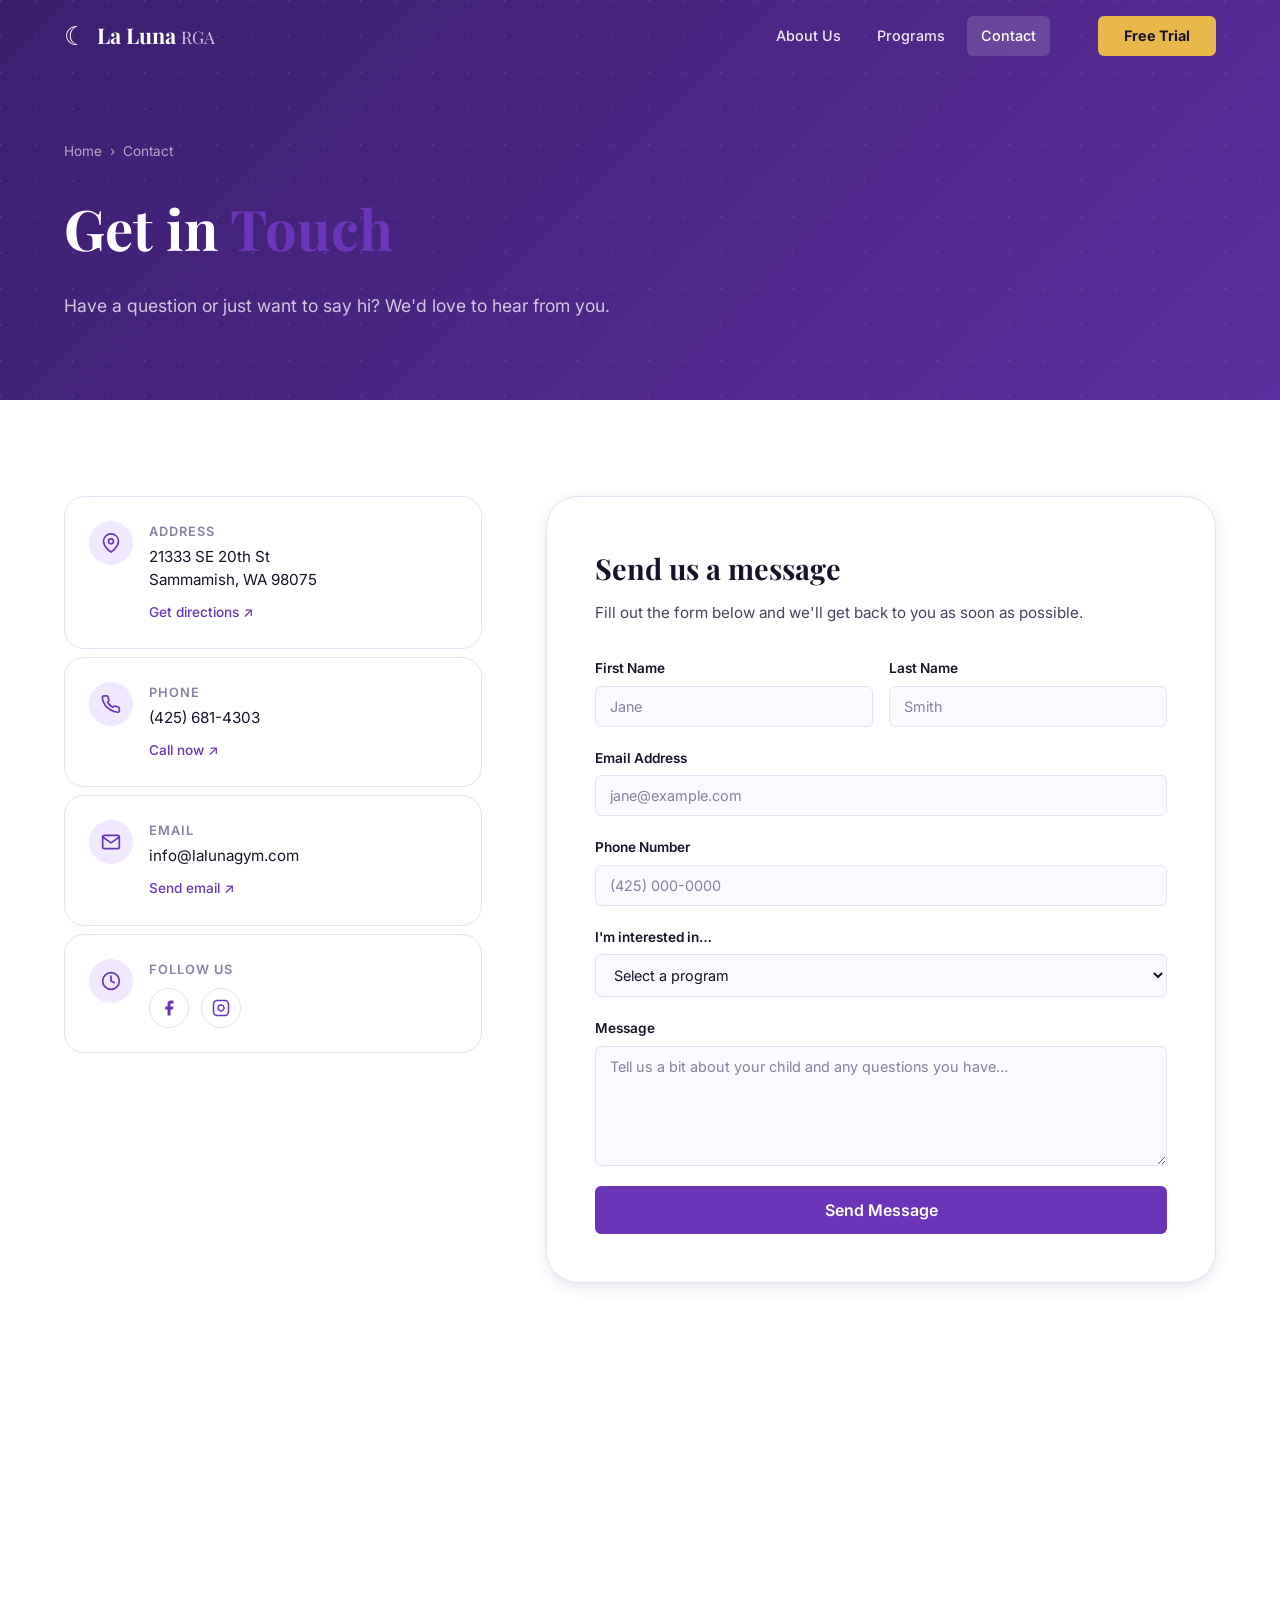
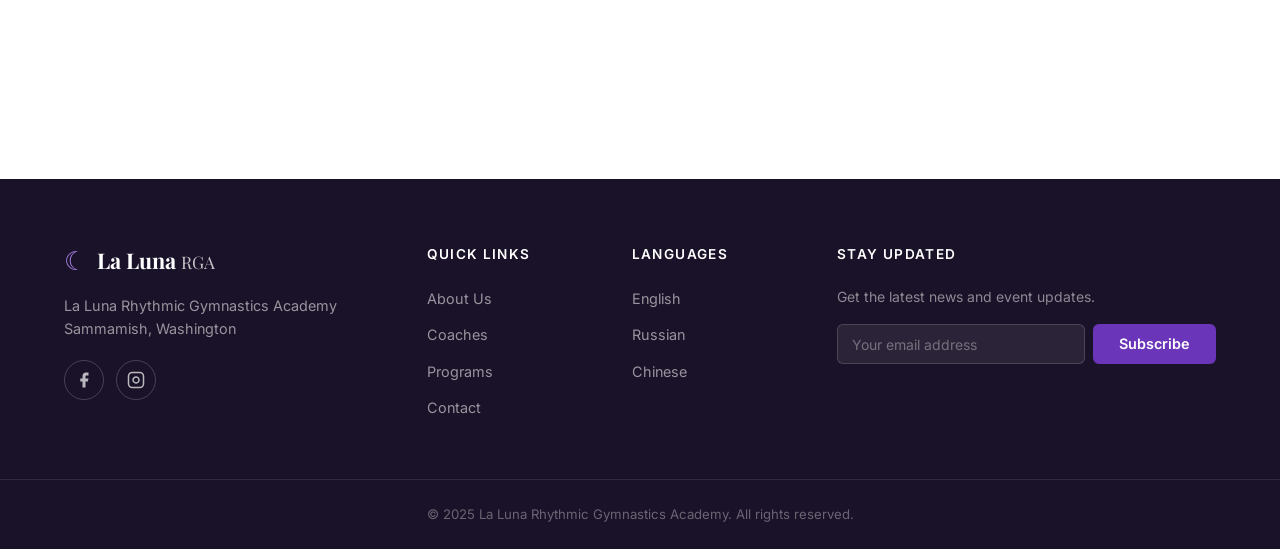
<file: idea1/contact.html>
<!DOCTYPE html>
<html lang="en">
<head>
  <meta charset="UTF-8">
  <meta name="viewport" content="width=device-width, initial-scale=1.0">
  <title>Contact | La Luna RGA</title>
  <meta name="description" content="Get in touch with La Luna Rhythmic Gymnastics Academy in Sammamish, WA. Book a free trial class or ask us anything.">
  <link rel="preconnect" href="https://fonts.googleapis.com">
  <link rel="preconnect" href="https://fonts.gstatic.com" crossorigin>
  <link href="https://fonts.googleapis.com/css2?family=Playfair+Display:wght@400;600;700&family=Inter:wght@300;400;500;600&display=swap" rel="stylesheet">
  <link rel="stylesheet" href="style.css">
</head>
<body>

  <!-- ========== HEADER ========== -->
  <header class="site-header" id="site-header">
    <div class="container header-inner">
      <a href="index.html" class="logo">
        <span class="logo-moon">&#9790;</span>
        <span class="logo-text">La Luna <span class="logo-sub">RGA</span></span>
      </a>

      <nav class="main-nav" id="main-nav">
        <ul>
          <li class="has-dropdown">
            <a href="about.html">About Us</a>
            <ul class="dropdown">
              <li><a href="about.html">About</a></li>
              <li><a href="about.html#coaches">Coaches</a></li>
              <li><a href="index.html#programs">Schedule</a></li>
              <li><a href="about.html#gallery">Gallery</a></li>
            </ul>
          </li>
          <li><a href="index.html#programs">Programs</a></li>
          <li class="active"><a href="contact.html">Contact</a></li>
        </ul>
      </nav>

      <a href="contact.html?interest=trial" class="btn btn-primary header-cta">Free Trial</a>
      <button class="hamburger" id="hamburger" aria-label="Toggle menu">
        <span></span><span></span><span></span>
      </button>
    </div>
  </header>

  <!-- ========== PAGE HERO ========== -->
  <section class="page-hero">
    <div class="page-hero-bg"></div>
    <div class="container page-hero-content">
      <nav class="breadcrumb" aria-label="Breadcrumb">
        <a href="index.html">Home</a>
        <span>&#8250;</span>
        <span aria-current="page">Contact</span>
      </nav>
      <h1>Get in <span class="accent">Touch</span></h1>
      <p>Have a question or just want to say hi? We'd love to hear from you.</p>
    </div>
  </section>

  <!-- ========== CONTACT SECTION ========== -->
  <section class="contact-section section-pad">
    <div class="container contact-layout">

      <!-- Info Column -->
      <div class="contact-info">

        <div class="contact-info-block">
          <div class="contact-icon">
            <svg viewBox="0 0 24 24" fill="none" stroke="currentColor" stroke-width="2" stroke-linecap="round" stroke-linejoin="round"><path d="M21 10c0 7-9 13-9 13s-9-6-9-13a9 9 0 0 1 18 0z"/><circle cx="12" cy="10" r="3"/></svg>
          </div>
          <div>
            <h4>Address</h4>
            <p>21333 SE 20th St<br>Sammamish, WA 98075</p>
            <a href="https://maps.google.com/?q=21333+SE+20th+St+Sammamish+WA+98075" target="_blank" class="contact-link">Get directions &#8599;</a>
          </div>
        </div>

        <div class="contact-info-block">
          <div class="contact-icon">
            <svg viewBox="0 0 24 24" fill="none" stroke="currentColor" stroke-width="2" stroke-linecap="round" stroke-linejoin="round"><path d="M22 16.92v3a2 2 0 0 1-2.18 2 19.79 19.79 0 0 1-8.63-3.07A19.5 19.5 0 0 1 4.69 13.1 19.79 19.79 0 0 1 1.61 4.5 2 2 0 0 1 3.6 2.31h3a2 2 0 0 1 2 1.72c.127.96.361 1.903.7 2.81a2 2 0 0 1-.45 2.11L7.91 9.91a16 16 0 0 0 6.08 6.08l.97-.97a2 2 0 0 1 2.11-.45c.907.339 1.85.573 2.81.7A2 2 0 0 1 21.92 17z"/></svg>
          </div>
          <div>
            <h4>Phone</h4>
            <p>(425) 681-4303</p>
            <a href="tel:+14256814303" class="contact-link">Call now &#8599;</a>
          </div>
        </div>

        <div class="contact-info-block">
          <div class="contact-icon">
            <svg viewBox="0 0 24 24" fill="none" stroke="currentColor" stroke-width="2" stroke-linecap="round" stroke-linejoin="round"><path d="M4 4h16c1.1 0 2 .9 2 2v12c0 1.1-.9 2-2 2H4c-1.1 0-2-.9-2-2V6c0-1.1.9-2 2-2z"/><polyline points="22,6 12,13 2,6"/></svg>
          </div>
          <div>
            <h4>Email</h4>
            <p>info@lalunagym.com</p>
            <a href="mailto:info@lalunagym.com" class="contact-link">Send email &#8599;</a>
          </div>
        </div>

        <div class="contact-info-block">
          <div class="contact-icon">
            <svg viewBox="0 0 24 24" fill="none" stroke="currentColor" stroke-width="2" stroke-linecap="round" stroke-linejoin="round"><circle cx="12" cy="12" r="10"/><polyline points="12 6 12 12 16 14"/></svg>
          </div>
          <div>
            <h4>Follow Us</h4>
            <div class="social-links" style="margin-top: 8px;">
              <a href="https://www.facebook.com/LalunaRhythmic" target="_blank" aria-label="Facebook" class="social-link">
                <svg viewBox="0 0 24 24" fill="currentColor"><path d="M18 2h-3a5 5 0 0 0-5 5v3H7v4h3v8h4v-8h3l1-4h-4V7a1 1 0 0 1 1-1h3z"/></svg>
              </a>
              <a href="https://www.instagram.com/lalunasammamishrg/" target="_blank" aria-label="Instagram" class="social-link">
                <svg viewBox="0 0 24 24" fill="none" stroke="currentColor" stroke-width="2"><rect x="2" y="2" width="20" height="20" rx="5" ry="5"/><path d="M16 11.37A4 4 0 1 1 12.63 8 4 4 0 0 1 16 11.37z"/><line x1="17.5" y1="6.5" x2="17.51" y2="6.5"/></svg>
              </a>
            </div>
          </div>
        </div>

      </div>

      <!-- Form Column -->
      <div class="contact-form-wrap">
        <h2>Send us a message</h2>
        <p>Fill out the form below and we'll get back to you as soon as possible.</p>

        <form class="contact-form" onsubmit="handleContactForm(event)">
          <div class="form-row">
            <div class="form-group">
              <label for="fname">First Name</label>
              <input type="text" id="fname" name="fname" placeholder="Jane" required>
            </div>
            <div class="form-group">
              <label for="lname">Last Name</label>
              <input type="text" id="lname" name="lname" placeholder="Smith" required>
            </div>
          </div>

          <div class="form-group">
            <label for="email">Email Address</label>
            <input type="email" id="email" name="email" placeholder="jane@example.com" required>
          </div>

          <div class="form-group">
            <label for="phone">Phone Number</label>
            <input type="tel" id="phone" name="phone" placeholder="(425) 000-0000">
          </div>

          <div class="form-group">
            <label for="interest">I'm interested in…</label>
            <select id="interest" name="interest">
              <option value="">Select a program</option>
              <option value="level1">Level 1 — Ages 4–5</option>
              <option value="level2">Level 2 — Ages 5–6</option>
              <option value="level34">Level 3/4 — Ages 6–7</option>
              <option value="trial">Free Trial Class</option>
              <option value="other">Other / General Question</option>
            </select>
          </div>

          <div class="form-group">
            <label for="message">Message</label>
            <textarea id="message" name="message" rows="5" placeholder="Tell us a bit about your child and any questions you have…"></textarea>
          </div>

          <button type="submit" class="btn btn-primary btn-lg btn-full">Send Message</button>

          <div class="form-success" id="form-success" style="display:none;">
            &#10003; Thanks! We'll be in touch soon.
          </div>
        </form>
      </div>

    </div>
  </section>

  <!-- ========== MAP ========== -->
  <section class="map-section">
    <iframe
      title="La Luna RGA location"
      src="https://maps.google.com/maps?q=21333+SE+20th+St+Sammamish+WA+98075&output=embed"
      width="100%"
      height="400"
      style="border:0; display:block;"
      allowfullscreen
      loading="lazy">
    </iframe>
  </section>

  <!-- ========== FOOTER ========== -->
  <footer class="site-footer">
    <div class="container footer-inner">
      <div class="footer-brand">
        <a href="index.html" class="logo logo-light">
          <span class="logo-moon">&#9790;</span>
          <span class="logo-text">La Luna <span class="logo-sub">RGA</span></span>
        </a>
        <p>La Luna Rhythmic Gymnastics Academy<br>Sammamish, Washington</p>
        <div class="social-links">
          <a href="https://www.facebook.com/LalunaRhythmic" target="_blank" aria-label="Facebook" class="social-link">
            <svg viewBox="0 0 24 24" fill="currentColor"><path d="M18 2h-3a5 5 0 0 0-5 5v3H7v4h3v8h4v-8h3l1-4h-4V7a1 1 0 0 1 1-1h3z"/></svg>
          </a>
          <a href="https://www.instagram.com/lalunasammamishrg/" target="_blank" aria-label="Instagram" class="social-link">
            <svg viewBox="0 0 24 24" fill="none" stroke="currentColor" stroke-width="2"><rect x="2" y="2" width="20" height="20" rx="5" ry="5"/><path d="M16 11.37A4 4 0 1 1 12.63 8 4 4 0 0 1 16 11.37z"/><line x1="17.5" y1="6.5" x2="17.51" y2="6.5"/></svg>
          </a>
        </div>
      </div>

      <div class="footer-links">
        <h4>Quick Links</h4>
        <ul>
          <li><a href="about.html">About Us</a></li>
          <li><a href="about.html#coaches">Coaches</a></li>
          <li><a href="index.html#programs">Programs</a></li>
          <li><a href="contact.html">Contact</a></li>
        </ul>
      </div>

      <div class="footer-links">
        <h4>Languages</h4>
        <ul>
          <li><a href="index.html">English</a></li>
          <li><a href="https://www.lalunasammamish.com/russian/index.html">Russian</a></li>
          <li><a href="https://www.lalunasammamish.com/chinese/index.html">Chinese</a></li>
        </ul>
      </div>

      <div class="footer-subscribe">
        <h4>Stay Updated</h4>
        <p>Get the latest news and event updates.</p>
        <form class="subscribe-form" onsubmit="return false;">
          <input type="email" placeholder="Your email address" aria-label="Email address">
          <button type="submit" class="btn btn-primary">Subscribe</button>
        </form>
      </div>
    </div>

    <div class="footer-bottom">
      <div class="container">
        <p>&copy; 2025 La Luna Rhythmic Gymnastics Academy. All rights reserved.</p>
      </div>
    </div>
  </footer>

  <button class="back-to-top" id="back-to-top" aria-label="Back to top">&#8679;</button>

  <script src="main.js"></script>
  <script>
    function handleContactForm(e) {
      e.preventDefault();
      document.getElementById('form-success').style.display = 'block';
      e.target.reset();
    }

    // Auto-select dropdown from URL param
    const params = new URLSearchParams(window.location.search);
    if (params.get("interest") === "trial") {
      const select = document.getElementById("interest");
      if (select) {
        select.value = "trial";
        select.scrollIntoView({ behavior: "smooth", block: "center" });
      }
    }
  </script>
</body>
</html>
</file>
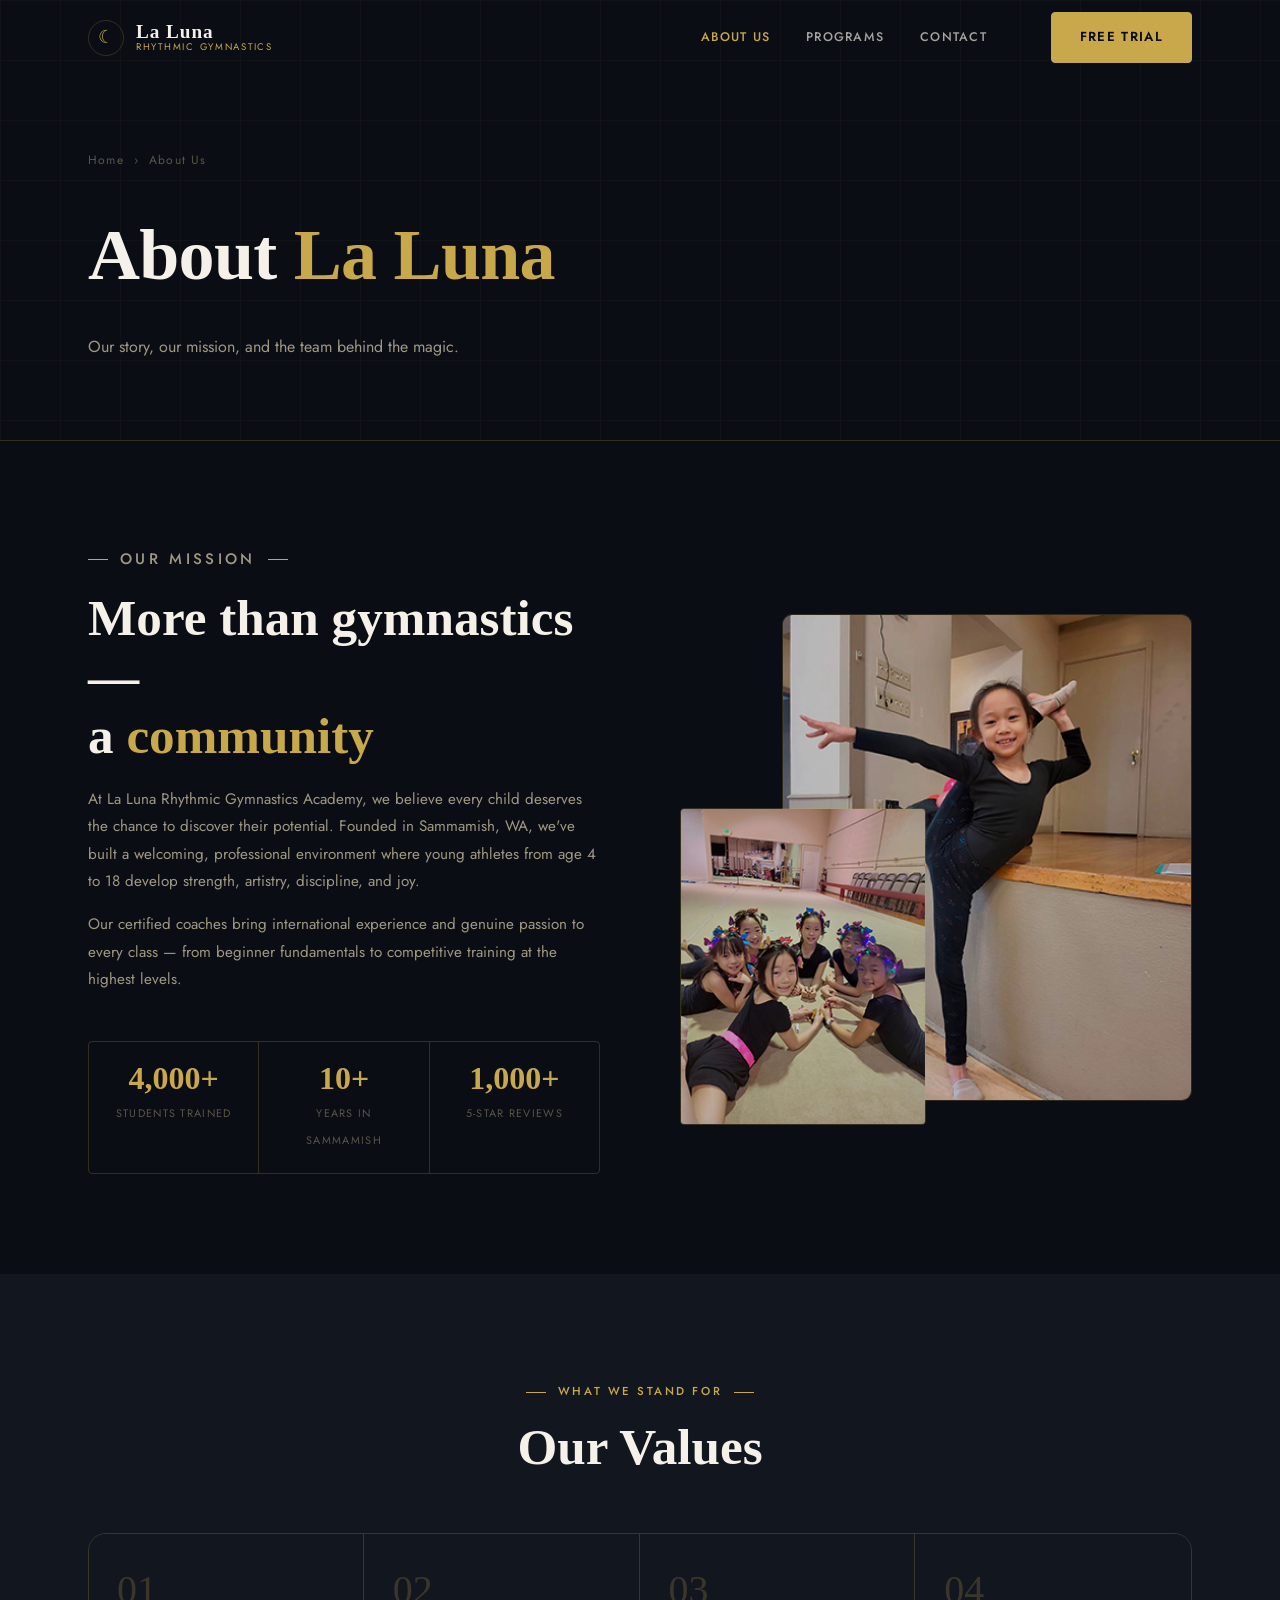
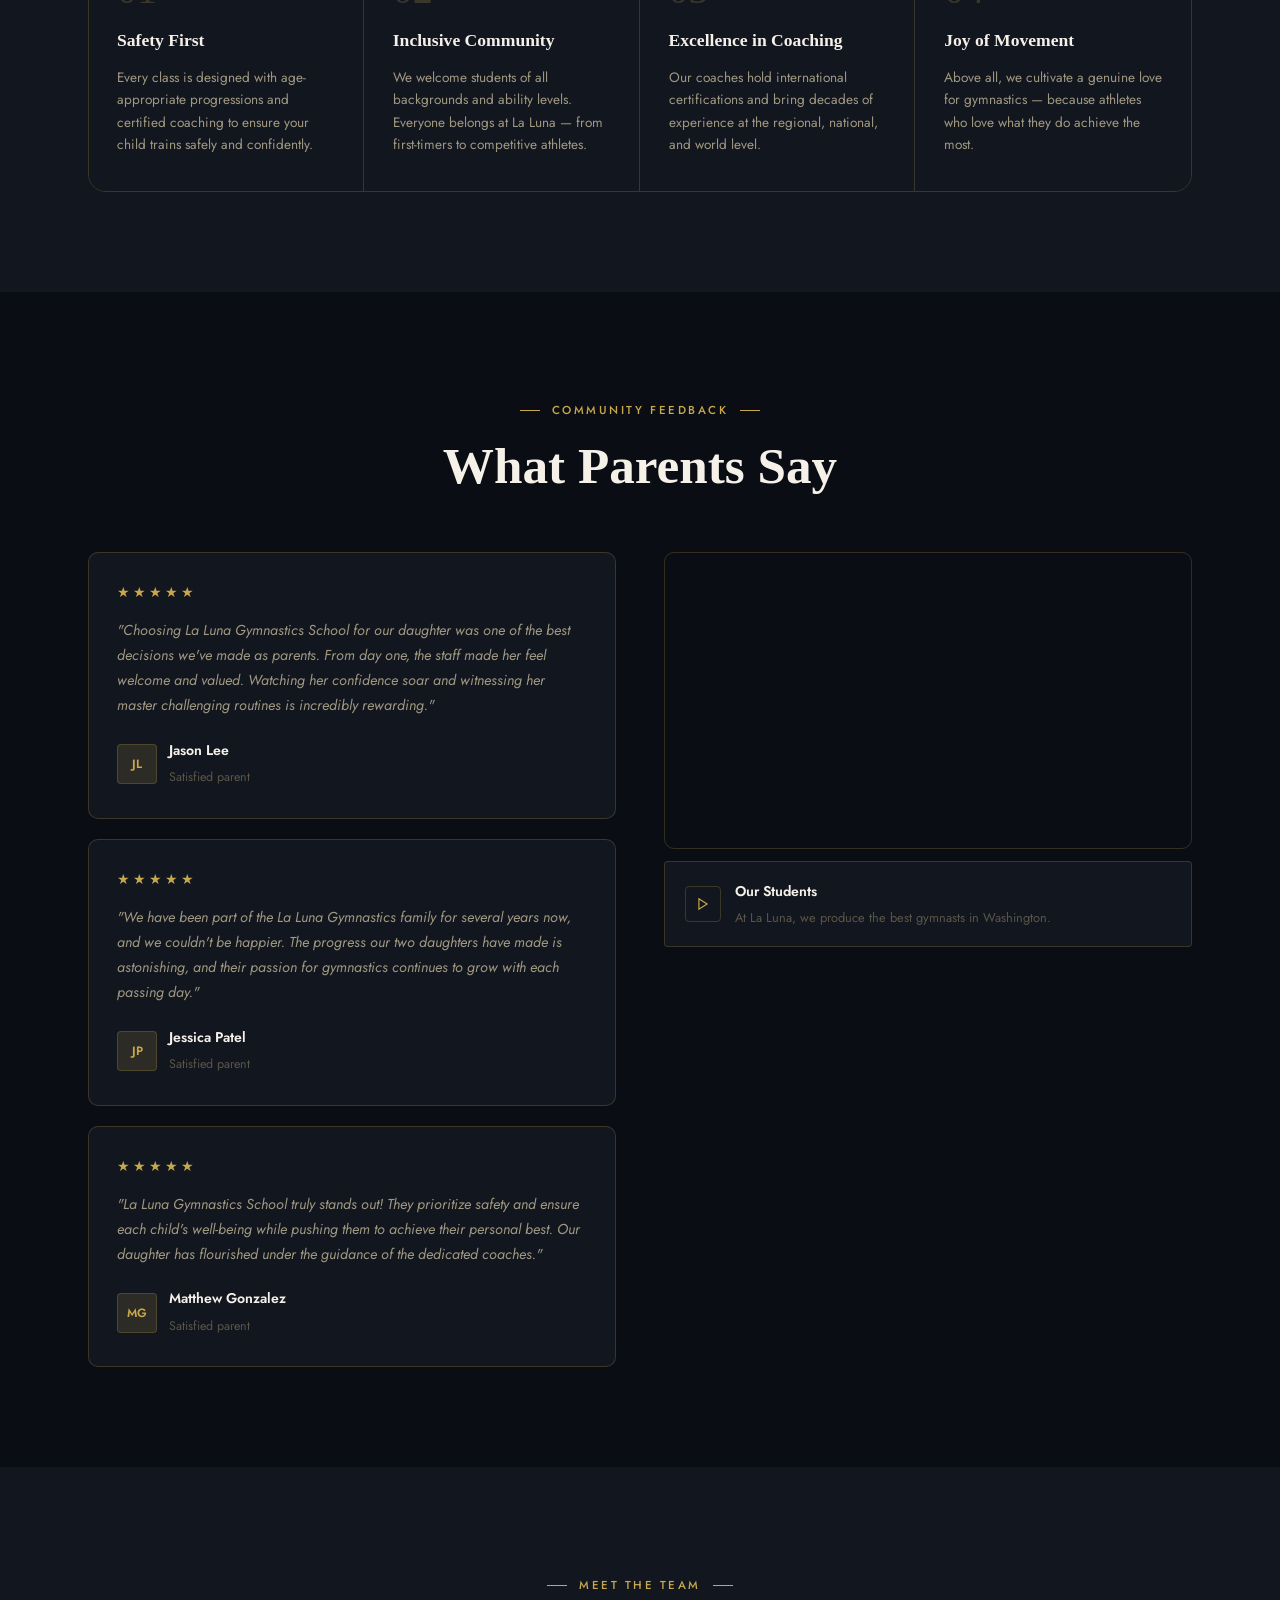
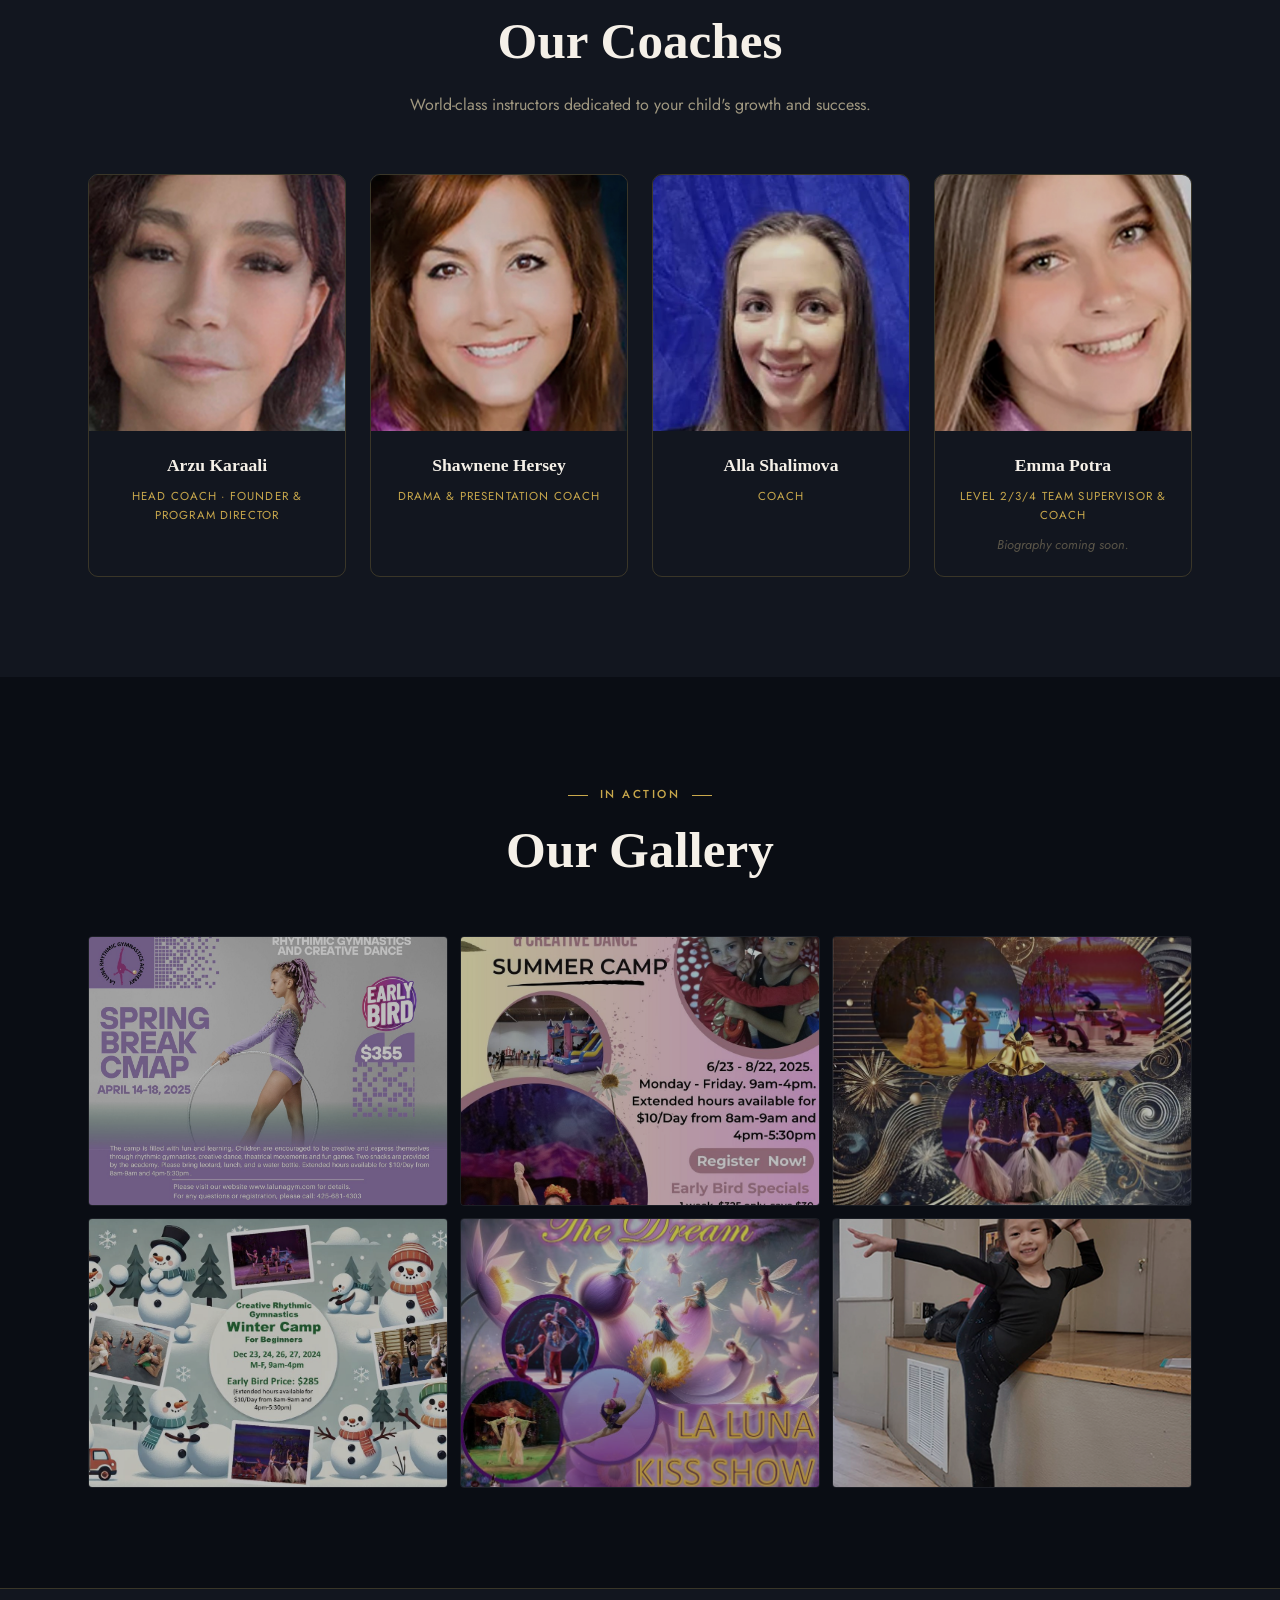
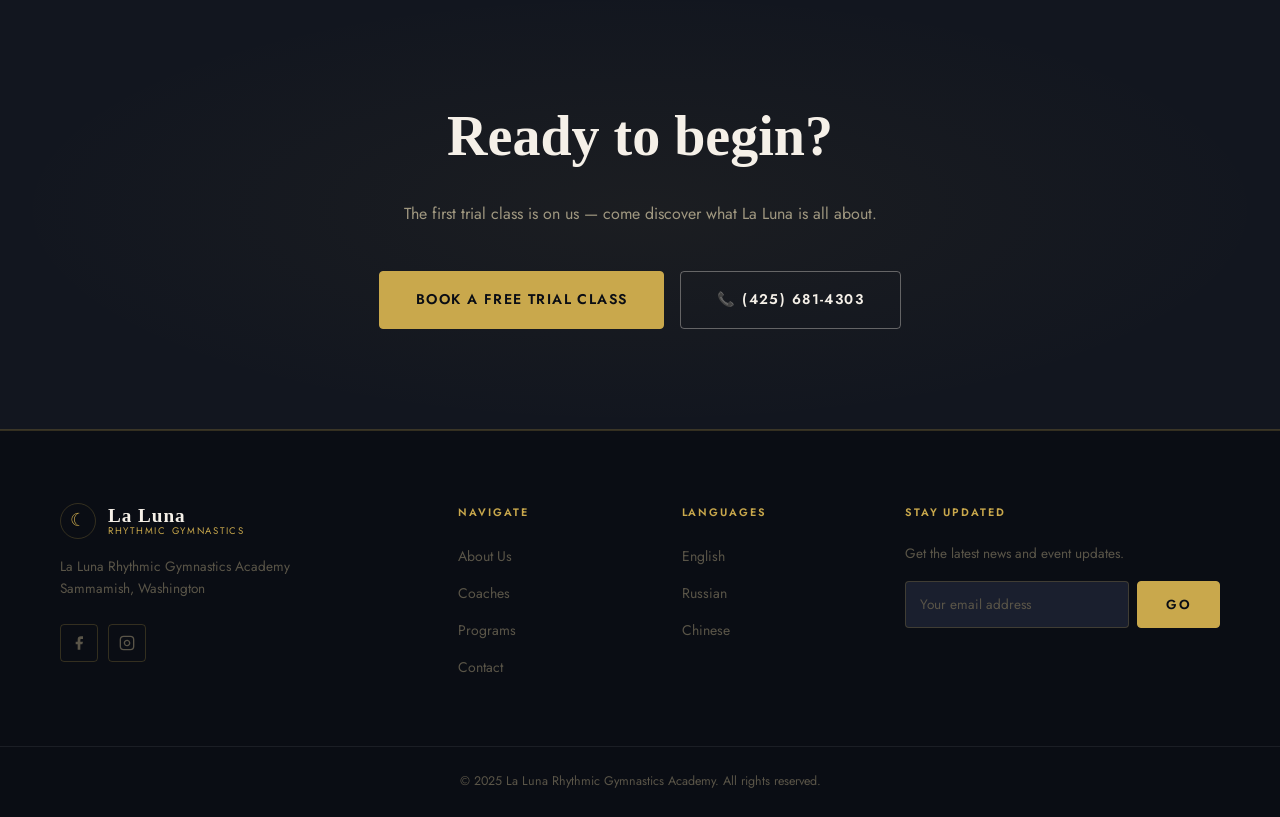
<file: idea2/about.html>
<!DOCTYPE html>
<html lang="en">
<head>
  <meta charset="UTF-8">
  <meta name="viewport" content="width=device-width, initial-scale=1.0">
  <title>About | La Luna RGA</title>
  <meta name="description" content="Learn about La Luna Rhythmic Gymnastics Academy — our story, our coaches, and our mission in Sammamish, WA.">
  <link rel="preconnect" href="https://fonts.googleapis.com">
  <link rel="preconnect" href="https://fonts.gstatic.com" crossorigin>
  <link href="https://fonts.googleapis.com/css2?family=Cormorant+Garant:ital,wght@0,400;0,600;0,700;1,400;1,600&family=Jost:wght@300;400;500;600&display=swap" rel="stylesheet">
  <link rel="stylesheet" href="style.css">
</head>
<body>

  <header class="site-header" id="site-header">
    <div class="container header-inner">
      <a href="index.html" class="logo">
        <div class="logo-emblem">&#9790;</div>
        <div class="logo-text-wrap">
          <span class="logo-name">La Luna</span>
          <span class="logo-tagline">Rhythmic Gymnastics</span>
        </div>
      </a>
      <nav class="main-nav" id="main-nav">
        <ul>
          <li class="has-dropdown active">
            <a href="about.html">About Us</a>
            <ul class="dropdown">
              <li><a href="about.html">About</a></li>
              <li><a href="#coaches">Coaches</a></li>
              <li><a href="index.html#programs">Schedule</a></li>
              <li><a href="#gallery">Gallery</a></li>
            </ul>
          </li>
          <li><a href="index.html#programs">Programs</a></li>
          <li><a href="contact.html">Contact</a></li>
        </ul>
      </nav>
      <a href="contact.html?interest=trial" class="btn btn-gold header-cta">Free Trial</a>
      <button class="hamburger" id="hamburger" aria-label="Toggle menu">
        <span></span><span></span><span></span>
      </button>
    </div>
  </header>

  <!-- PAGE HERO -->
  <section class="page-hero">
    <div class="container page-hero-content">
      <nav class="breadcrumb">
        <a href="index.html">Home</a><span>&#8250;</span><span>About Us</span>
      </nav>
      <h1>About <span class="accent">La Luna</span></h1>
      <p>Our story, our mission, and the team behind the magic.</p>
    </div>
  </section>

  <!-- MISSION -->
  <section class="section-pad">
    <div class="container mission-inner">
      <div class="mission-text">
        <p class="section-eyebrow">Our Mission</p>
        <h2 class="section-title">More than gymnastics —<br>a <span class="accent">community</span></h2>
        <p>At La Luna Rhythmic Gymnastics Academy, we believe every child deserves the chance to discover their potential. Founded in Sammamish, WA, we've built a welcoming, professional environment where young athletes from age 4 to 18 develop strength, artistry, discipline, and joy.</p>
        <p>Our certified coaches bring international experience and genuine passion to every class — from beginner fundamentals to competitive training at the highest levels.</p>
        <div class="mission-stats">
          <div class="stat-item">
            <strong>4,000+</strong>
            <span>Students Trained</span>
          </div>
          <div class="stat-item">
            <strong>10+</strong>
            <span>Years in Sammamish</span>
          </div>
          <div class="stat-item">
            <strong>1,000+</strong>
            <span>5&#8209;Star Reviews</span>
          </div>
        </div>
      </div>
      <div class="mission-image">
        <img src="../images/about/about.jpg" alt="La Luna Gymnastics Academy" loading="lazy">
        <div class="mission-image-accent">
          <img src="../images/about/about-banner.jpg" alt="Gymnastics performance" loading="lazy">
        </div>
      </div>
    </div>
  </section>

  <!-- VALUES -->
  <section class="section-pad alt-bg">
    <div class="container">
      <div class="section-header text-center" style="margin-bottom:56px;">
        <p class="section-eyebrow">What We Stand For</p>
        <h2 class="section-title">Our Values</h2>
      </div>
      <div class="values-grid">
        <div class="value-item">
          <div class="value-number">01</div>
          <h3>Safety First</h3>
          <p>Every class is designed with age-appropriate progressions and certified coaching to ensure your child trains safely and confidently.</p>
        </div>
        <div class="value-item">
          <div class="value-number">02</div>
          <h3>Inclusive Community</h3>
          <p>We welcome students of all backgrounds and ability levels. Everyone belongs at La Luna — from first-timers to competitive athletes.</p>
        </div>
        <div class="value-item">
          <div class="value-number">03</div>
          <h3>Excellence in Coaching</h3>
          <p>Our coaches hold international certifications and bring decades of experience at the regional, national, and world level.</p>
        </div>
        <div class="value-item">
          <div class="value-number">04</div>
          <h3>Joy of Movement</h3>
          <p>Above all, we cultivate a genuine love for gymnastics — because athletes who love what they do achieve the most.</p>
        </div>
      </div>
    </div>
  </section>

  <!-- TESTIMONIALS + VIDEO -->
  <section class="section-pad" id="testimonials">
    <div class="container">
      <div class="section-header text-center" style="margin-bottom:56px;">
        <p class="section-eyebrow">Community Feedback</p>
        <h2 class="section-title">What Parents Say</h2>
      </div>
      <div class="about-testimonials-layout">
        <div class="testimonials-col">
          <div class="testimonial-card">
            <div class="stars">&#9733;&#9733;&#9733;&#9733;&#9733;</div>
            <p>"Choosing La Luna Gymnastics School for our daughter was one of the best decisions we've made as parents. From day one, the staff made her feel welcome and valued. Watching her confidence soar and witnessing her master challenging routines is incredibly rewarding."</p>
            <div class="testimonial-author">
              <div class="author-avatar">JL</div>
              <div><strong>Jason Lee</strong><span>Satisfied parent</span></div>
            </div>
          </div>
          <div class="testimonial-card">
            <div class="stars">&#9733;&#9733;&#9733;&#9733;&#9733;</div>
            <p>"We have been part of the La Luna Gymnastics family for several years now, and we couldn't be happier. The progress our two daughters have made is astonishing, and their passion for gymnastics continues to grow with each passing day."</p>
            <div class="testimonial-author">
              <div class="author-avatar">JP</div>
              <div><strong>Jessica Patel</strong><span>Satisfied parent</span></div>
            </div>
          </div>
          <div class="testimonial-card">
            <div class="stars">&#9733;&#9733;&#9733;&#9733;&#9733;</div>
            <p>"La Luna Gymnastics School truly stands out! They prioritize safety and ensure each child's well-being while pushing them to achieve their personal best. Our daughter has flourished under the guidance of the dedicated coaches."</p>
            <div class="testimonial-author">
              <div class="author-avatar">MG</div>
              <div><strong>Matthew Gonzalez</strong><span>Satisfied parent</span></div>
            </div>
          </div>
        </div>
        <div class="video-col">
          <div class="video-wrapper">
            <iframe src="https://www.youtube.com/embed/09ij0r-_mxw" title="La Luna students" allow="accelerometer; autoplay; clipboard-write; encrypted-media; gyroscope; picture-in-picture" allowfullscreen loading="lazy"></iframe>
          </div>
          <div class="video-caption">
            <div class="video-icon">
              <svg viewBox="0 0 24 24" fill="none" stroke="currentColor" stroke-width="2"><polygon points="5 3 19 12 5 21 5 3"/></svg>
            </div>
            <div>
              <h4>Our Students</h4>
              <p>At La Luna, we produce the best gymnasts in Washington.</p>
            </div>
          </div>
        </div>
      </div>
    </div>
  </section>

  <!-- COACHES -->
  <section class="section-pad alt-bg" id="coaches">
    <div class="container">
      <div class="section-header text-center" style="margin-bottom:56px;">
        <p class="section-eyebrow">Meet the Team</p>
        <h2 class="section-title">Our Coaches</h2>
        <p class="section-subtitle">World-class instructors dedicated to your child's growth and success.</p>
      </div>
      <div class="coaches-row">
        <div class="coach-card">
          <div class="coach-img">
            <img src="../images/coaches/arzu.jpg" alt="Arzu Karaali" loading="lazy" onerror="this.style.display='none'">
            <div class="coach-initials">AK</div>
          </div>
          <div class="coach-info">
            <h3>Arzu Karaali</h3>
            <span class="coach-role">Head Coach · Founder &amp; Program Director</span>
          </div>
        </div>
        <div class="coach-card">
          <div class="coach-img">
            <img src="../images/coaches/shawnene.jpg" alt="Shawnene Hersey" loading="lazy" onerror="this.style.display='none'">
            <div class="coach-initials">SH</div>
          </div>
          <div class="coach-info">
            <h3>Shawnene Hersey</h3>
            <span class="coach-role">Drama &amp; Presentation Coach</span>
          </div>
        </div>
        <div class="coach-card">
          <div class="coach-img">
            <img src="../images/coaches/alla.jpg" alt="Alla Shalimova" loading="lazy" onerror="this.style.display='none'">
            <div class="coach-initials">AS</div>
          </div>
          <div class="coach-info">
            <h3>Alla Shalimova</h3>
            <span class="coach-role">Coach</span>
          </div>
        </div>
        <div class="coach-card">
          <div class="coach-img">
            <img src="../images/coaches/emma.jpg" alt="Emma Potra" loading="lazy" onerror="this.style.display='none'">
            <div class="coach-initials">EP</div>
          </div>
          <div class="coach-info">
            <h3>Emma Potra</h3>
            <span class="coach-role">Level 2/3/4 Team Supervisor &amp; Coach</span>
            <p class="coach-bio">Biography coming soon.</p>
          </div>
        </div>
      </div>
    </div>
  </section>

  <!-- GALLERY -->
  <section class="section-pad" id="gallery">
    <div class="container">
      <div class="section-header text-center" style="margin-bottom:56px;">
        <p class="section-eyebrow">In Action</p>
        <h2 class="section-title">Our Gallery</h2>
      </div>
      <div class="gallery-grid">
        <div class="gallery-grid-item"><img src="../images/gallery/wint1.jpg" alt="La Luna gymnastics" loading="lazy"></div>
        <div class="gallery-grid-item"><img src="../images/gallery/wint2.jpg" alt="La Luna gymnastics" loading="lazy"></div>
        <div class="gallery-grid-item"><img src="../images/gallery/wint3.jpg" alt="La Luna gymnastics" loading="lazy"></div>
        <div class="gallery-grid-item"><img src="../images/gallery/wint4.jpg" alt="La Luna gymnastics" loading="lazy"></div>
        <div class="gallery-grid-item"><img src="../images/gallery/lalunakiss.jpg" alt="La Luna Kiss Show" loading="lazy"></div>
        <div class="gallery-grid-item"><img src="../images/about/about.jpg" alt="La Luna gymnastics" loading="lazy"></div>
      </div>
    </div>
  </section>

  <!-- CTA -->
  <section class="cta-banner">
    <div class="container cta-inner">
      <h2>Ready to begin?</h2>
      <p>The first trial class is on us — come discover what La Luna is all about.</p>
      <div class="cta-actions">
        <a href="contact.html?interest=trial" class="btn btn-gold btn-lg">Book a Free Trial Class</a>
        <a href="tel:+14256814303" class="btn btn-outline-cream btn-lg">&#128222; (425) 681-4303</a>
      </div>
    </div>
  </section>

  <!-- FOOTER -->
  <footer class="site-footer">
    <div class="container footer-inner">
      <div class="footer-brand">
        <a href="index.html" class="logo">
          <div class="logo-emblem">&#9790;</div>
          <div class="logo-text-wrap">
            <span class="logo-name">La Luna</span>
            <span class="logo-tagline">Rhythmic Gymnastics</span>
          </div>
        </a>
        <p>La Luna Rhythmic Gymnastics Academy<br>Sammamish, Washington</p>
        <div class="social-links">
          <a href="https://www.facebook.com/LalunaRhythmic" target="_blank" class="social-link">
            <svg viewBox="0 0 24 24" fill="currentColor"><path d="M18 2h-3a5 5 0 0 0-5 5v3H7v4h3v8h4v-8h3l1-4h-4V7a1 1 0 0 1 1-1h3z"/></svg>
          </a>
          <a href="https://www.instagram.com/lalunasammamishrg/" target="_blank" class="social-link">
            <svg viewBox="0 0 24 24" fill="none" stroke="currentColor" stroke-width="2"><rect x="2" y="2" width="20" height="20" rx="5"/><path d="M16 11.37A4 4 0 1 1 12.63 8 4 4 0 0 1 16 11.37z"/><line x1="17.5" y1="6.5" x2="17.51" y2="6.5"/></svg>
          </a>
        </div>
      </div>
      <div class="footer-col">
        <h4>Navigate</h4>
        <ul>
          <li><a href="about.html">About Us</a></li>
          <li><a href="#coaches">Coaches</a></li>
          <li><a href="index.html#programs">Programs</a></li>
          <li><a href="contact.html">Contact</a></li>
        </ul>
      </div>
      <div class="footer-col">
        <h4>Languages</h4>
        <ul>
          <li><a href="index.html">English</a></li>
          <li><a href="https://www.lalunasammamish.com/russian/index.html">Russian</a></li>
          <li><a href="https://www.lalunasammamish.com/chinese/index.html">Chinese</a></li>
        </ul>
      </div>
      <div class="footer-col footer-subscribe">
        <h4>Stay Updated</h4>
        <p>Get the latest news and event updates.</p>
        <form class="subscribe-form" onsubmit="return false;">
          <input type="email" placeholder="Your email address">
          <button type="submit" class="btn btn-gold">Go</button>
        </form>
      </div>
    </div>
    <div class="footer-bottom">
      <div class="container">
        <p>&copy; 2025 La Luna Rhythmic Gymnastics Academy. All rights reserved.</p>
      </div>
    </div>
  </footer>

  <button class="back-to-top" id="back-to-top">&#8679;</button>
  <script src="main.js"></script>
</body>
</html>
</file>
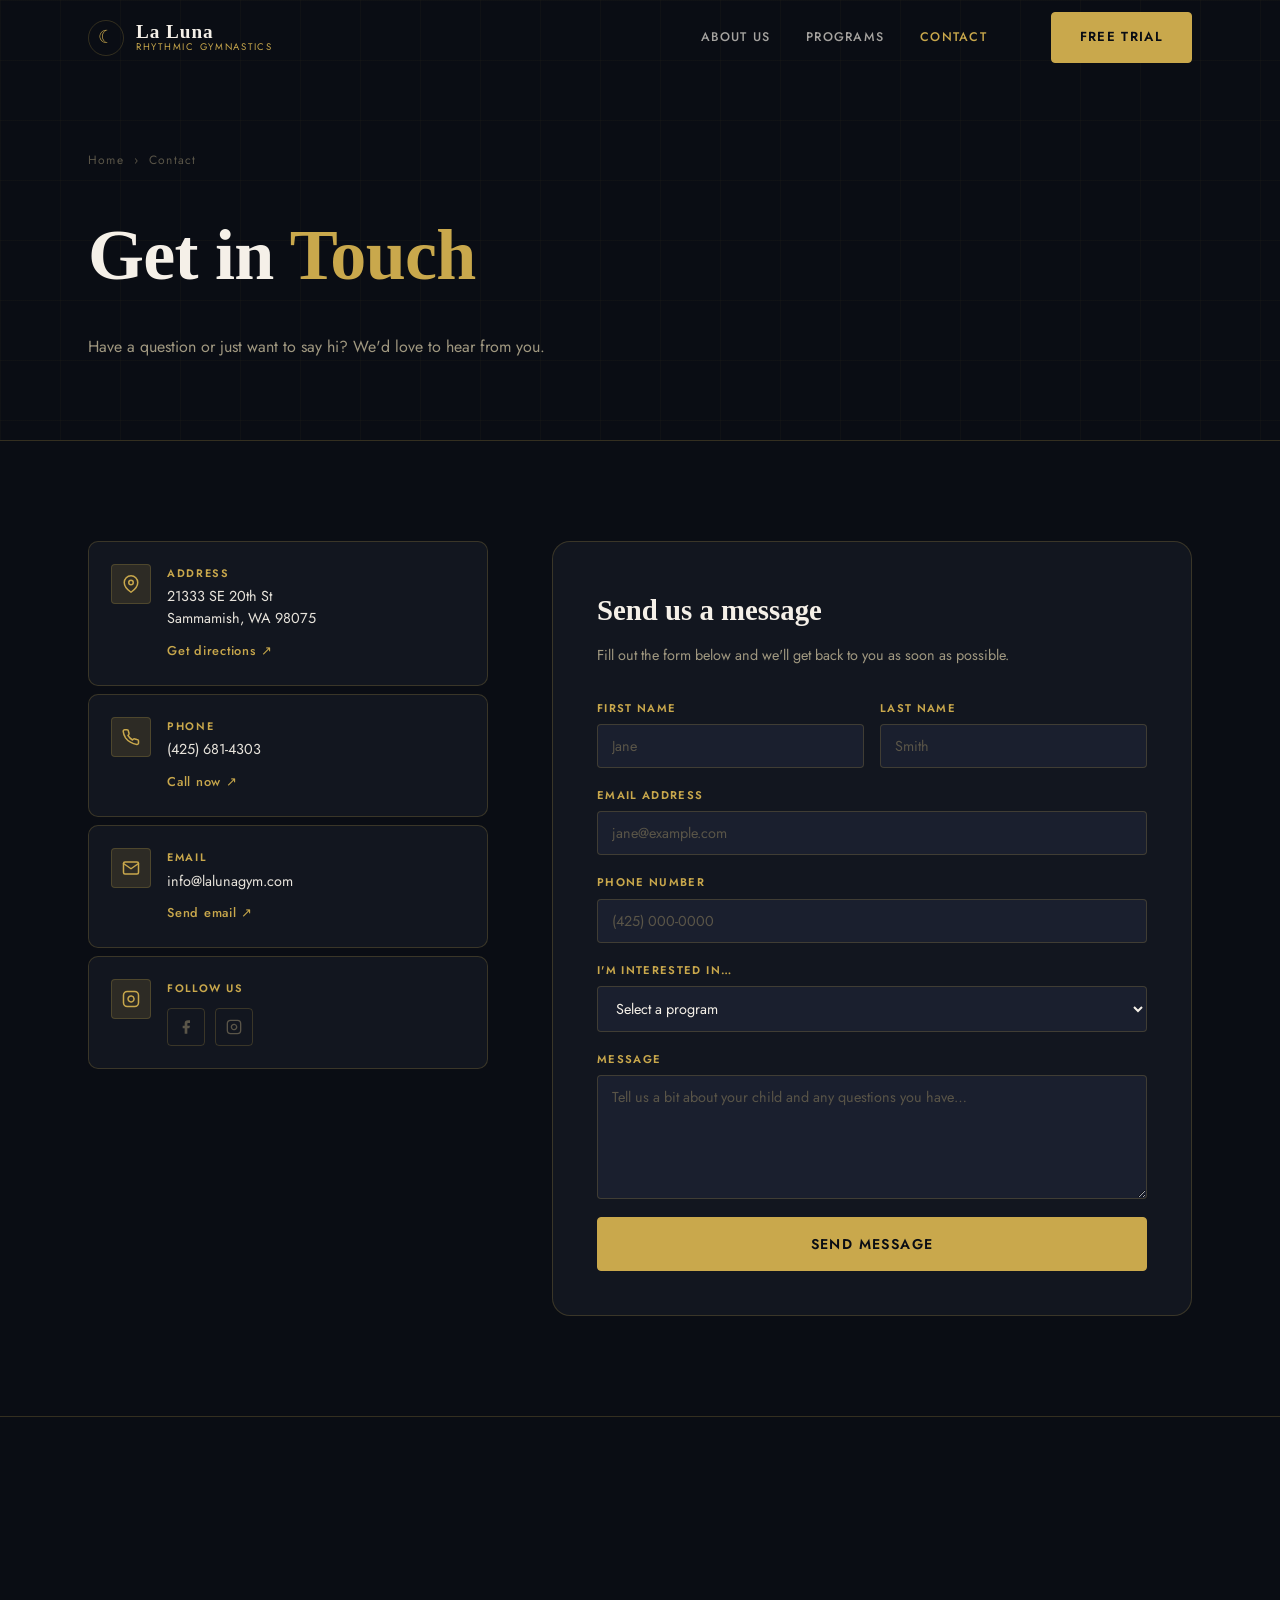
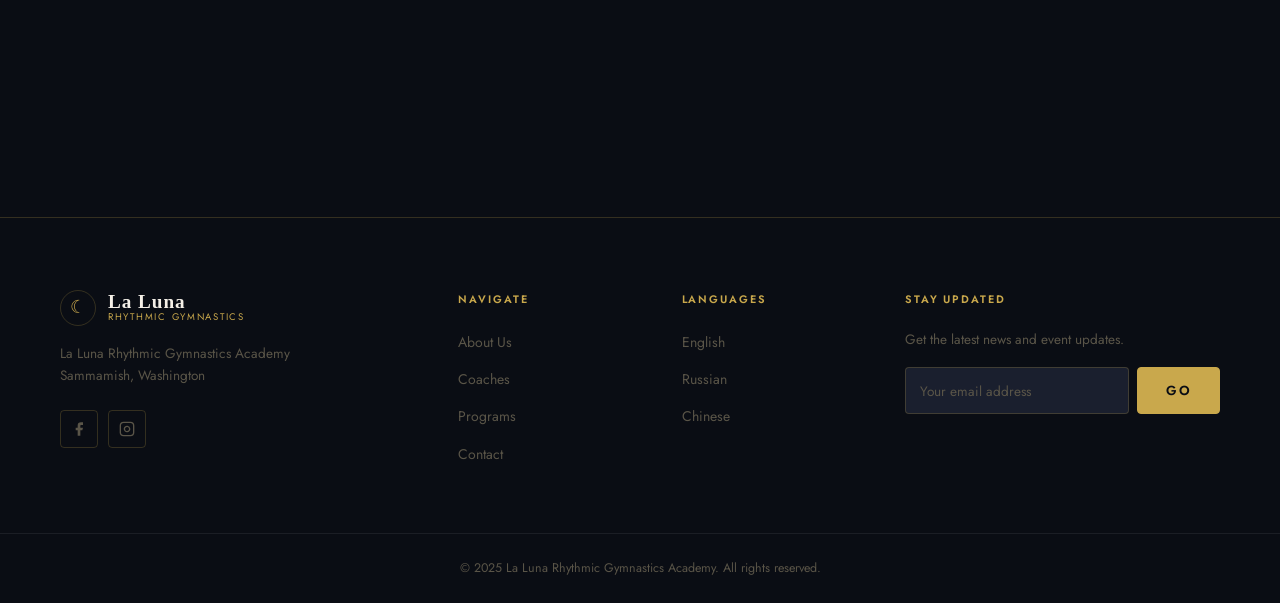
<file: idea2/contact.html>
<!DOCTYPE html>
<html lang="en">
<head>
  <meta charset="UTF-8">
  <meta name="viewport" content="width=device-width, initial-scale=1.0">
  <title>Contact | La Luna RGA</title>
  <meta name="description" content="Contact La Luna Rhythmic Gymnastics Academy in Sammamish, WA.">
  <link rel="preconnect" href="https://fonts.googleapis.com">
  <link rel="preconnect" href="https://fonts.gstatic.com" crossorigin>
  <link href="https://fonts.googleapis.com/css2?family=Cormorant+Garant:ital,wght@0,400;0,600;0,700;1,400;1,600&family=Jost:wght@300;400;500;600&display=swap" rel="stylesheet">
  <link rel="stylesheet" href="style.css">
</head>
<body>

  <header class="site-header" id="site-header">
    <div class="container header-inner">
      <a href="index.html" class="logo">
        <div class="logo-emblem">&#9790;</div>
        <div class="logo-text-wrap">
          <span class="logo-name">La Luna</span>
          <span class="logo-tagline">Rhythmic Gymnastics</span>
        </div>
      </a>
      <nav class="main-nav" id="main-nav">
        <ul>
          <li class="has-dropdown">
            <a href="about.html">About Us</a>
            <ul class="dropdown">
              <li><a href="about.html">About</a></li>
              <li><a href="about.html#coaches">Coaches</a></li>
              <li><a href="index.html#programs">Schedule</a></li>
              <li><a href="about.html#gallery">Gallery</a></li>
            </ul>
          </li>
          <li><a href="index.html#programs">Programs</a></li>
          <li class="active"><a href="contact.html">Contact</a></li>
        </ul>
      </nav>
      <a href="contact.html?interest=trial" class="btn btn-gold header-cta">Free Trial</a>
      <button class="hamburger" id="hamburger" aria-label="Toggle menu">
        <span></span><span></span><span></span>
      </button>
    </div>
  </header>

  <!-- PAGE HERO -->
  <section class="page-hero">
    <div class="container page-hero-content">
      <nav class="breadcrumb">
        <a href="index.html">Home</a><span>&#8250;</span><span>Contact</span>
      </nav>
      <h1>Get in <span class="accent">Touch</span></h1>
      <p>Have a question or just want to say hi? We'd love to hear from you.</p>
    </div>
  </section>

  <!-- CONTACT -->
  <section class="section-pad">
    <div class="container contact-layout">

      <div class="contact-info">
        <div class="contact-info-block">
          <div class="contact-icon">
            <svg viewBox="0 0 24 24" fill="none" stroke="currentColor" stroke-width="2" stroke-linecap="round" stroke-linejoin="round"><path d="M21 10c0 7-9 13-9 13s-9-6-9-13a9 9 0 0 1 18 0z"/><circle cx="12" cy="10" r="3"/></svg>
          </div>
          <div>
            <h4>Address</h4>
            <p>21333 SE 20th St<br>Sammamish, WA 98075</p>
            <a href="https://maps.google.com/?q=21333+SE+20th+St+Sammamish+WA+98075" target="_blank" class="contact-link">Get directions &#8599;</a>
          </div>
        </div>
        <div class="contact-info-block">
          <div class="contact-icon">
            <svg viewBox="0 0 24 24" fill="none" stroke="currentColor" stroke-width="2" stroke-linecap="round" stroke-linejoin="round"><path d="M22 16.92v3a2 2 0 0 1-2.18 2 19.79 19.79 0 0 1-8.63-3.07A19.5 19.5 0 0 1 4.69 13.1 19.79 19.79 0 0 1 1.61 4.5 2 2 0 0 1 3.6 2.31h3a2 2 0 0 1 2 1.72c.127.96.361 1.903.7 2.81a2 2 0 0 1-.45 2.11L7.91 9.91a16 16 0 0 0 6.08 6.08l.97-.97a2 2 0 0 1 2.11-.45c.907.339 1.85.573 2.81.7A2 2 0 0 1 21.92 17z"/></svg>
          </div>
          <div>
            <h4>Phone</h4>
            <p>(425) 681-4303</p>
            <a href="tel:+14256814303" class="contact-link">Call now &#8599;</a>
          </div>
        </div>
        <div class="contact-info-block">
          <div class="contact-icon">
            <svg viewBox="0 0 24 24" fill="none" stroke="currentColor" stroke-width="2" stroke-linecap="round" stroke-linejoin="round"><path d="M4 4h16c1.1 0 2 .9 2 2v12c0 1.1-.9 2-2 2H4c-1.1 0-2-.9-2-2V6c0-1.1.9-2 2-2z"/><polyline points="22,6 12,13 2,6"/></svg>
          </div>
          <div>
            <h4>Email</h4>
            <p>info@lalunagym.com</p>
            <a href="mailto:info@lalunagym.com" class="contact-link">Send email &#8599;</a>
          </div>
        </div>
        <div class="contact-info-block">
          <div class="contact-icon">
            <svg viewBox="0 0 24 24" fill="none" stroke="currentColor" stroke-width="2"><rect x="2" y="2" width="20" height="20" rx="5"/><path d="M16 11.37A4 4 0 1 1 12.63 8 4 4 0 0 1 16 11.37z"/><line x1="17.5" y1="6.5" x2="17.51" y2="6.5"/></svg>
          </div>
          <div>
            <h4>Follow Us</h4>
            <div class="social-links" style="margin-top:10px;">
              <a href="https://www.facebook.com/LalunaRhythmic" target="_blank" class="social-link">
                <svg viewBox="0 0 24 24" fill="currentColor"><path d="M18 2h-3a5 5 0 0 0-5 5v3H7v4h3v8h4v-8h3l1-4h-4V7a1 1 0 0 1 1-1h3z"/></svg>
              </a>
              <a href="https://www.instagram.com/lalunasammamishrg/" target="_blank" class="social-link">
                <svg viewBox="0 0 24 24" fill="none" stroke="currentColor" stroke-width="2"><rect x="2" y="2" width="20" height="20" rx="5"/><path d="M16 11.37A4 4 0 1 1 12.63 8 4 4 0 0 1 16 11.37z"/><line x1="17.5" y1="6.5" x2="17.51" y2="6.5"/></svg>
              </a>
            </div>
          </div>
        </div>
      </div>

      <div class="contact-form-wrap">
        <h2>Send us a message</h2>
        <p>Fill out the form below and we'll get back to you as soon as possible.</p>
        <form class="contact-form" onsubmit="handleContactForm(event)">
          <div class="form-row">
            <div class="form-group">
              <label for="fname">First Name</label>
              <input type="text" id="fname" placeholder="Jane" required>
            </div>
            <div class="form-group">
              <label for="lname">Last Name</label>
              <input type="text" id="lname" placeholder="Smith" required>
            </div>
          </div>
          <div class="form-group">
            <label for="email">Email Address</label>
            <input type="email" id="email" placeholder="jane@example.com" required>
          </div>
          <div class="form-group">
            <label for="phone">Phone Number</label>
            <input type="tel" id="phone" placeholder="(425) 000-0000">
          </div>
          <div class="form-group">
            <label for="interest">I'm interested in…</label>
            <select id="interest">
              <option value="">Select a program</option>
              <option>Level 1 — Ages 4–5</option>
              <option>Level 2 — Ages 5–6</option>
              <option>Level 3/4 — Ages 6–7</option>
              <option>Free Trial Class</option>
              <option>Other / General Question</option>
            </select>
          </div>
          <div class="form-group">
            <label for="message">Message</label>
            <textarea id="message" rows="5" placeholder="Tell us a bit about your child and any questions you have…"></textarea>
          </div>
          <button type="submit" class="btn btn-gold btn-lg btn-full">Send Message</button>
          <div class="form-success" id="form-success" style="display:none;">&#10003; Thanks! We'll be in touch soon.</div>
        </form>
      </div>

    </div>
  </section>

  <div class="map-section">
    <iframe title="La Luna RGA location" src="https://maps.google.com/maps?q=21333+SE+20th+St+Sammamish+WA+98075&output=embed" width="100%" height="400" style="border:0;display:block;" allowfullscreen loading="lazy"></iframe>
  </div>

  <!-- FOOTER -->
  <footer class="site-footer">
    <div class="container footer-inner">
      <div class="footer-brand">
        <a href="index.html" class="logo">
          <div class="logo-emblem">&#9790;</div>
          <div class="logo-text-wrap">
            <span class="logo-name">La Luna</span>
            <span class="logo-tagline">Rhythmic Gymnastics</span>
          </div>
        </a>
        <p>La Luna Rhythmic Gymnastics Academy<br>Sammamish, Washington</p>
        <div class="social-links">
          <a href="https://www.facebook.com/LalunaRhythmic" target="_blank" class="social-link">
            <svg viewBox="0 0 24 24" fill="currentColor"><path d="M18 2h-3a5 5 0 0 0-5 5v3H7v4h3v8h4v-8h3l1-4h-4V7a1 1 0 0 1 1-1h3z"/></svg>
          </a>
          <a href="https://www.instagram.com/lalunasammamishrg/" target="_blank" class="social-link">
            <svg viewBox="0 0 24 24" fill="none" stroke="currentColor" stroke-width="2"><rect x="2" y="2" width="20" height="20" rx="5"/><path d="M16 11.37A4 4 0 1 1 12.63 8 4 4 0 0 1 16 11.37z"/><line x1="17.5" y1="6.5" x2="17.51" y2="6.5"/></svg>
          </a>
        </div>
      </div>
      <div class="footer-col">
        <h4>Navigate</h4>
        <ul>
          <li><a href="about.html">About Us</a></li>
          <li><a href="about.html#coaches">Coaches</a></li>
          <li><a href="index.html#programs">Programs</a></li>
          <li><a href="contact.html">Contact</a></li>
        </ul>
      </div>
      <div class="footer-col">
        <h4>Languages</h4>
        <ul>
          <li><a href="index.html">English</a></li>
          <li><a href="https://www.lalunasammamish.com/russian/index.html">Russian</a></li>
          <li><a href="https://www.lalunasammamish.com/chinese/index.html">Chinese</a></li>
        </ul>
      </div>
      <div class="footer-col footer-subscribe">
        <h4>Stay Updated</h4>
        <p>Get the latest news and event updates.</p>
        <form class="subscribe-form" onsubmit="return false;">
          <input type="email" placeholder="Your email address">
          <button type="submit" class="btn btn-gold">Go</button>
        </form>
      </div>
    </div>
    <div class="footer-bottom">
      <div class="container">
        <p>&copy; 2025 La Luna Rhythmic Gymnastics Academy. All rights reserved.</p>
      </div>
    </div>
  </footer>

  <button class="back-to-top" id="back-to-top">&#8679;</button>
  <script src="main.js"></script>
  <script>
    function handleContactForm(e) {
      e.preventDefault();
      document.getElementById('form-success').style.display = 'block';
      e.target.reset();
    }

    // Auto-select dropdown from URL param
    const params = new URLSearchParams(window.location.search);
    if (params.get("interest") === "trial") {
      const select = document.getElementById("interest");
      if (select) {
        select.value = "Free Trial Class";
        select.scrollIntoView({ behavior: "smooth", block: "center" });
      }
    }
  </script>
</body>
</html>
</file>
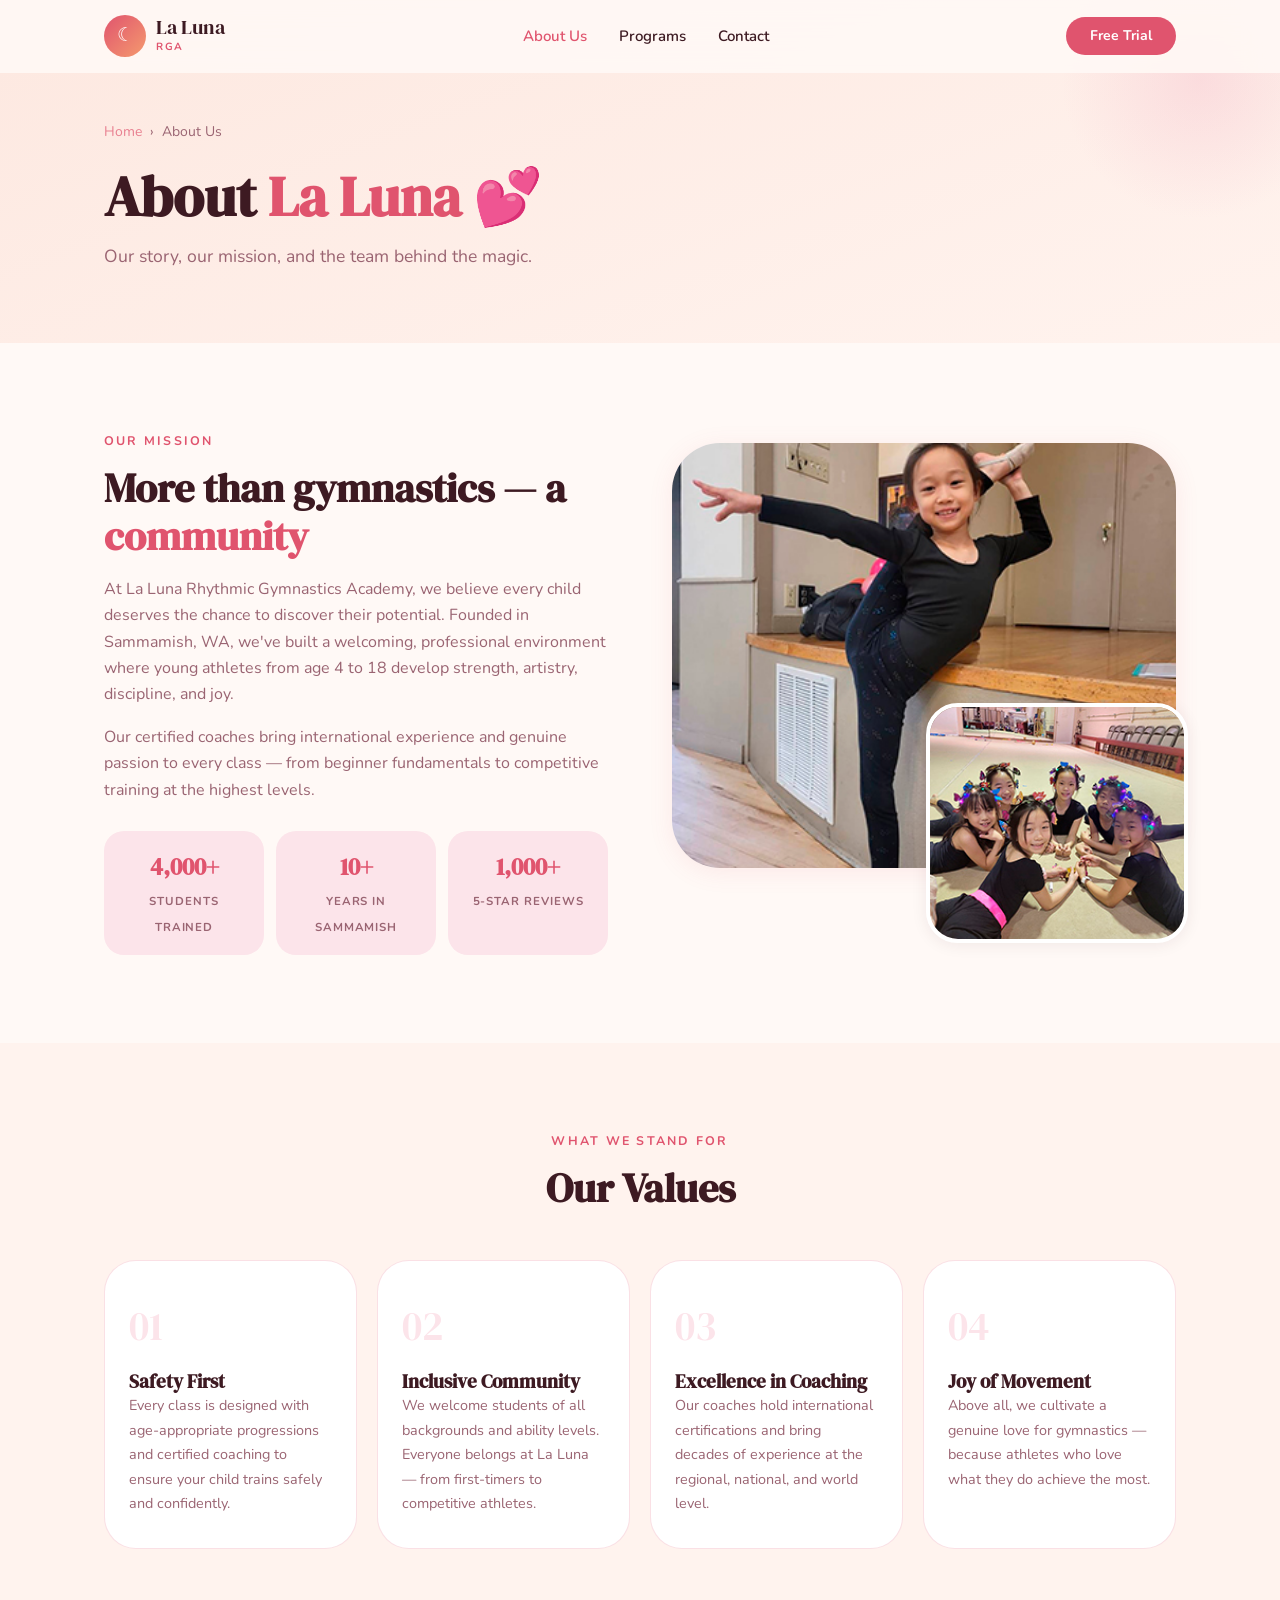
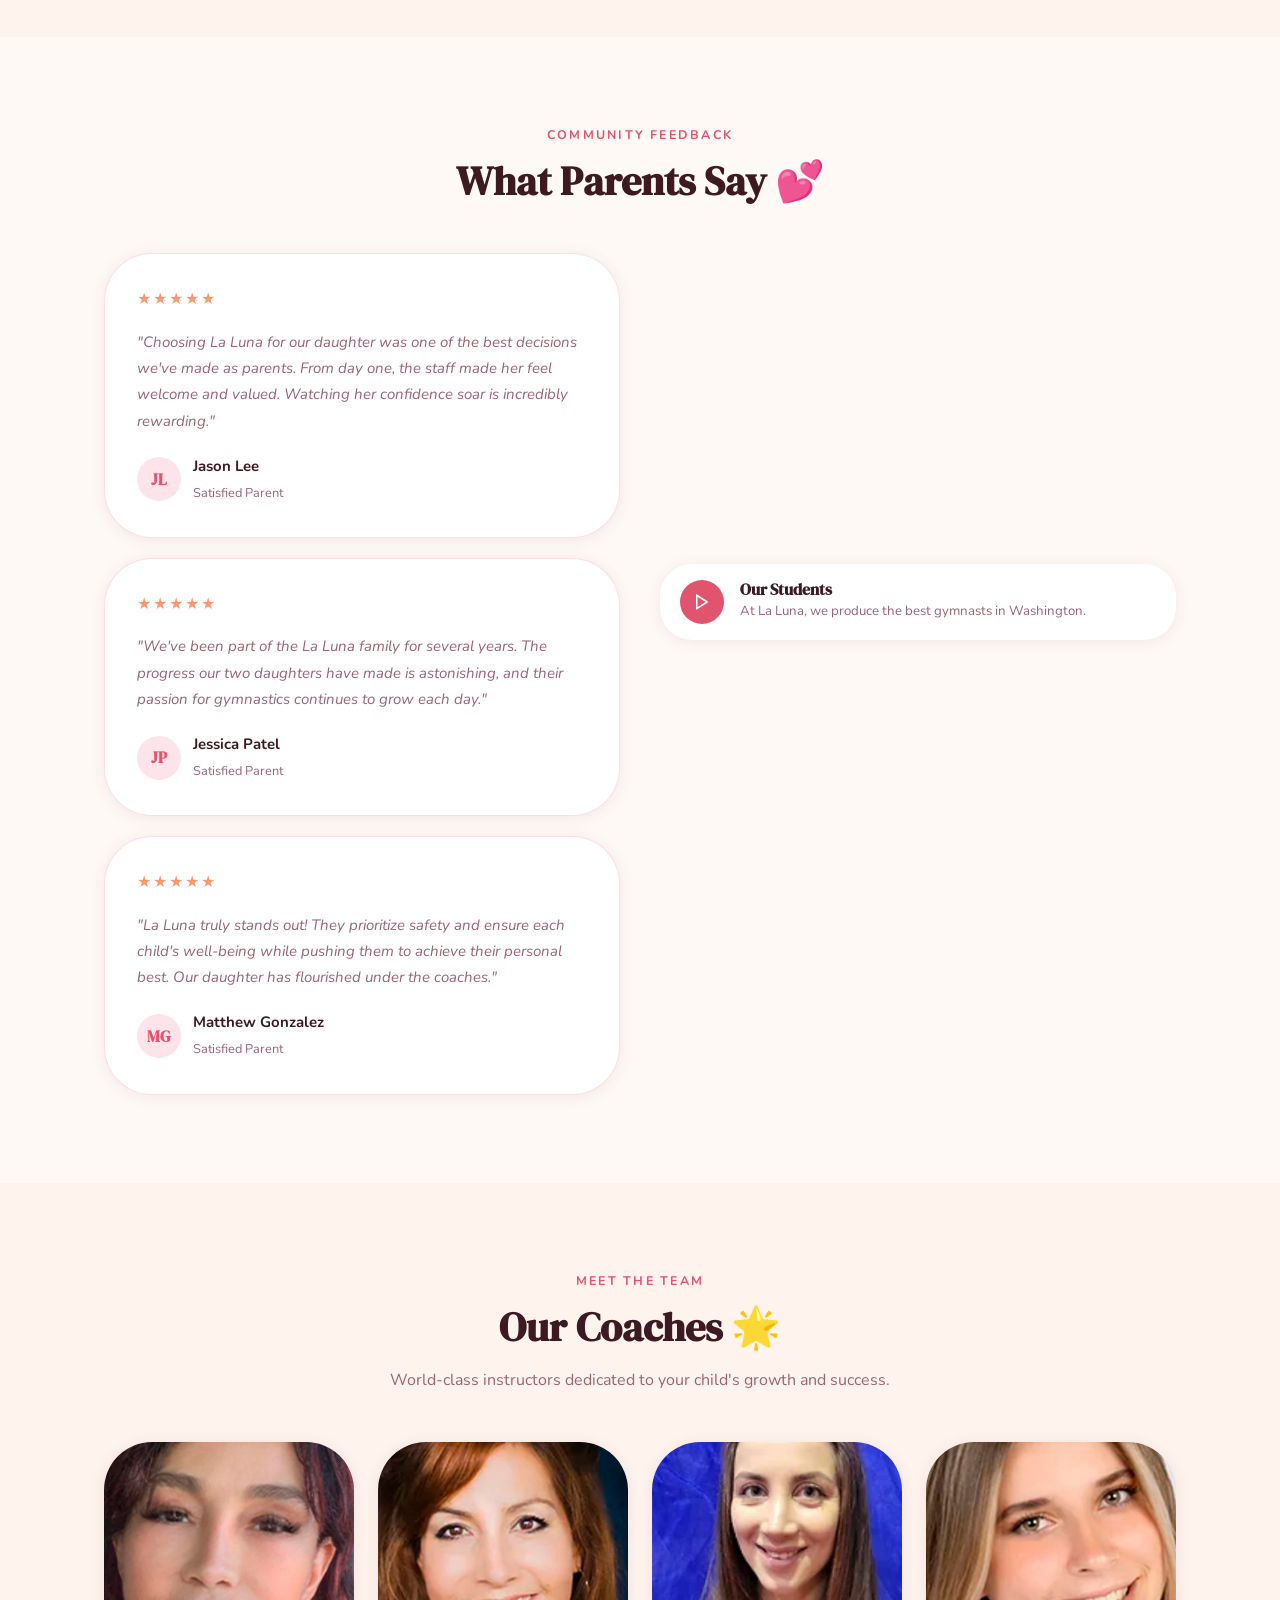
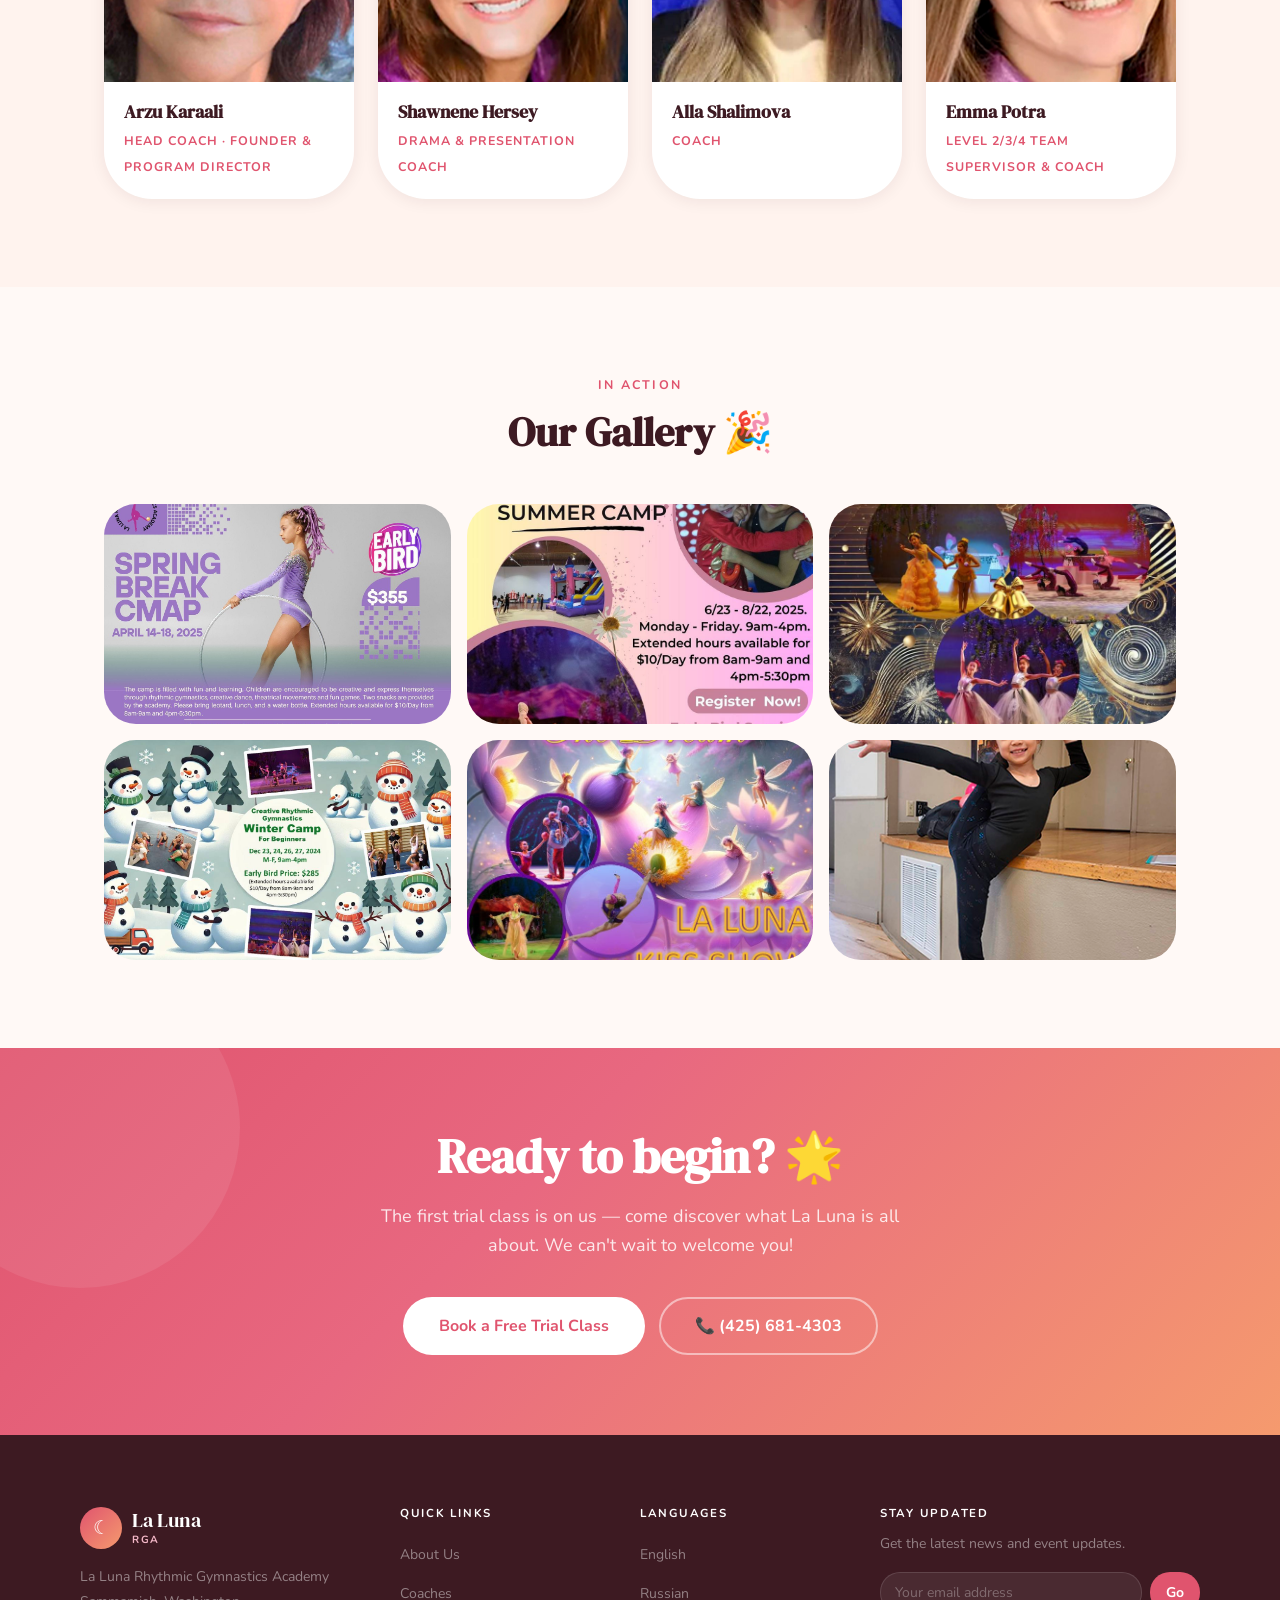
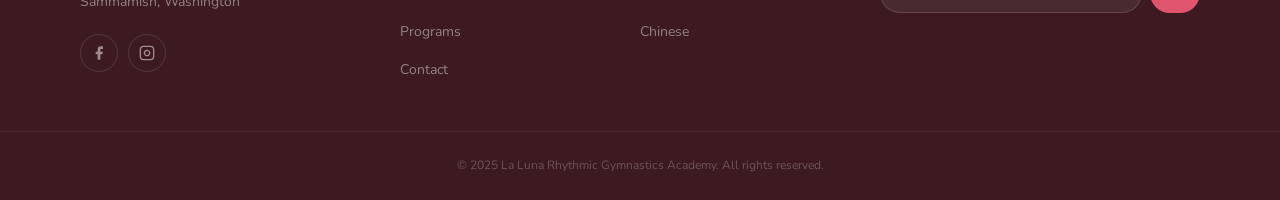
<file: idea4/about.html>
<!DOCTYPE html>
<html lang="en">
<head>
  <meta charset="UTF-8">
  <meta name="viewport" content="width=device-width, initial-scale=1.0">
  <title>About | La Luna RGA</title>
  <meta name="description" content="Learn about La Luna Rhythmic Gymnastics Academy — our story, our coaches, and our mission in Sammamish, WA.">
  <link rel="preconnect" href="https://fonts.googleapis.com">
  <link rel="preconnect" href="https://fonts.gstatic.com" crossorigin>
  <link href="https://fonts.googleapis.com/css2?family=DM+Serif+Display:ital@0;1&family=Nunito:wght@300;400;600;700;800&display=swap" rel="stylesheet">
  <link rel="stylesheet" href="style.css">
</head>
<body>

  <header class="site-header" id="site-header">
    <div class="container header-inner">
      <a href="index.html" class="logo">
        <div class="logo-bubble">&#9790;</div>
        <div><div class="logo-name">La Luna</div><div class="logo-sub">RGA</div></div>
      </a>
      <nav class="main-nav" id="main-nav">
        <ul>
          <li class="has-dropdown active">
            <a href="about.html">About Us</a>
            <ul class="dropdown">
              <li><a href="about.html">About</a></li>
              <li><a href="#coaches">Coaches</a></li>
              <li><a href="index.html#programs">Schedule</a></li>
              <li><a href="#gallery">Gallery</a></li>
            </ul>
          </li>
          <li><a href="index.html#programs">Programs</a></li>
          <li><a href="contact.html">Contact</a></li>
        </ul>
      </nav>
      <a href="contact.html?interest=trial" class="btn btn-primary header-cta">Free Trial</a>
      <button class="hamburger" id="hamburger" aria-label="Toggle menu"><span></span><span></span><span></span></button>
    </div>
  </header>

  <!-- PAGE HERO -->
  <section class="page-hero">
    <div class="container">
      <nav class="breadcrumb"><a href="index.html">Home</a><span>&#8250;</span><span>About Us</span></nav>
      <h1>About <span class="accent">La Luna</span> &#128149;</h1>
      <p>Our story, our mission, and the team behind the magic.</p>
    </div>
  </section>

  <!-- MISSION -->
  <section class="section-pad" style="background: var(--bg);">
    <div class="container mission-inner">
      <div class="anim">
        <p class="section-eyebrow">Our Mission</p>
        <h2 class="section-title">More than gymnastics — a <span class="accent">community</span></h2>
        <p style="color: var(--text-muted); margin-bottom: 16px;">At La Luna Rhythmic Gymnastics Academy, we believe every child deserves the chance to discover their potential. Founded in Sammamish, WA, we've built a welcoming, professional environment where young athletes from age 4 to 18 develop strength, artistry, discipline, and joy.</p>
        <p style="color: var(--text-muted); margin-bottom: 28px;">Our certified coaches bring international experience and genuine passion to every class — from beginner fundamentals to competitive training at the highest levels.</p>
        <div class="mission-stats">
          <div class="stat-item"><strong>4,000+</strong><span>Students Trained</span></div>
          <div class="stat-item"><strong>10+</strong><span>Years in Sammamish</span></div>
          <div class="stat-item"><strong>1,000+</strong><span>5&#8209;Star Reviews</span></div>
        </div>
      </div>
      <div class="mission-image anim">
        <img src="../images/about/about.jpg" alt="La Luna Gymnastics Academy" loading="lazy">
        <div class="mission-image-accent"><img src="../images/about/about-banner.jpg" alt="Gymnastics performance" loading="lazy"></div>
      </div>
    </div>
  </section>

  <!-- VALUES -->
  <section class="section-pad" style="background: var(--bg-alt);">
    <div class="container">
      <div class="text-center anim" style="margin-bottom: 48px;">
        <p class="section-eyebrow">What We Stand For</p>
        <h2 class="section-title">Our Values</h2>
      </div>
      <div class="values-grid">
        <div class="value-item anim">
          <div class="value-number">01</div>
          <h3>Safety First</h3>
          <p style="color: var(--text-muted); font-size: 0.9rem; line-height: 1.7;">Every class is designed with age-appropriate progressions and certified coaching to ensure your child trains safely and confidently.</p>
        </div>
        <div class="value-item anim">
          <div class="value-number">02</div>
          <h3>Inclusive Community</h3>
          <p style="color: var(--text-muted); font-size: 0.9rem; line-height: 1.7;">We welcome students of all backgrounds and ability levels. Everyone belongs at La Luna — from first-timers to competitive athletes.</p>
        </div>
        <div class="value-item anim">
          <div class="value-number">03</div>
          <h3>Excellence in Coaching</h3>
          <p style="color: var(--text-muted); font-size: 0.9rem; line-height: 1.7;">Our coaches hold international certifications and bring decades of experience at the regional, national, and world level.</p>
        </div>
        <div class="value-item anim">
          <div class="value-number">04</div>
          <h3>Joy of Movement</h3>
          <p style="color: var(--text-muted); font-size: 0.9rem; line-height: 1.7;">Above all, we cultivate a genuine love for gymnastics — because athletes who love what they do achieve the most.</p>
        </div>
      </div>
    </div>
  </section>

  <!-- TESTIMONIALS + VIDEO -->
  <section class="section-pad" style="background: var(--bg);" id="testimonials">
    <div class="container">
      <div class="text-center anim" style="margin-bottom: 48px;">
        <p class="section-eyebrow">Community Feedback</p>
        <h2 class="section-title">What Parents Say &#128149;</h2>
      </div>
      <div class="about-testimonials-layout">
        <div style="display: flex; flex-direction: column; gap: 20px;">
          <div class="testimonial-card anim">
            <div class="stars">&#9733;&#9733;&#9733;&#9733;&#9733;</div>
            <p>"Choosing La Luna for our daughter was one of the best decisions we've made as parents. From day one, the staff made her feel welcome and valued. Watching her confidence soar is incredibly rewarding."</p>
            <div class="testimonial-author"><div class="author-avatar">JL</div><div><strong>Jason Lee</strong><span>Satisfied Parent</span></div></div>
          </div>
          <div class="testimonial-card anim">
            <div class="stars">&#9733;&#9733;&#9733;&#9733;&#9733;</div>
            <p>"We've been part of the La Luna family for several years. The progress our two daughters have made is astonishing, and their passion for gymnastics continues to grow each day."</p>
            <div class="testimonial-author"><div class="author-avatar">JP</div><div><strong>Jessica Patel</strong><span>Satisfied Parent</span></div></div>
          </div>
          <div class="testimonial-card anim">
            <div class="stars">&#9733;&#9733;&#9733;&#9733;&#9733;</div>
            <p>"La Luna truly stands out! They prioritize safety and ensure each child's well-being while pushing them to achieve their personal best. Our daughter has flourished under the coaches."</p>
            <div class="testimonial-author"><div class="author-avatar">MG</div><div><strong>Matthew Gonzalez</strong><span>Satisfied Parent</span></div></div>
          </div>
        </div>
        <div class="anim">
          <div class="video-wrapper">
            <iframe src="https://www.youtube.com/embed/09ij0r-_mxw" title="La Luna students" allow="accelerometer; autoplay; clipboard-write; encrypted-media; gyroscope; picture-in-picture" allowfullscreen loading="lazy"></iframe>
          </div>
          <div class="video-caption">
            <div class="video-icon"><svg viewBox="0 0 24 24" fill="none" stroke="currentColor" stroke-width="2"><polygon points="5 3 19 12 5 21 5 3"/></svg></div>
            <div><h4>Our Students</h4><p>At La Luna, we produce the best gymnasts in Washington.</p></div>
          </div>
        </div>
      </div>
    </div>
  </section>

  <!-- COACHES -->
  <section class="section-pad" style="background: var(--bg-alt);" id="coaches">
    <div class="container">
      <div class="text-center anim" style="margin-bottom: 48px;">
        <p class="section-eyebrow">Meet the Team</p>
        <h2 class="section-title">Our Coaches &#127775;</h2>
        <p class="section-subtitle">World-class instructors dedicated to your child's growth and success.</p>
      </div>
      <div class="coaches-row">
        <div class="coach-card anim">
          <div class="coach-img">
            <img src="../images/coaches/arzu.jpg" alt="Arzu Karaali" loading="lazy" onerror="this.style.display='none'">
            <div class="coach-initials">AK</div>
          </div>
          <div class="coach-info"><h3>Arzu Karaali</h3><span class="coach-role">Head Coach · Founder &amp; Program Director</span></div>
        </div>
        <div class="coach-card anim">
          <div class="coach-img">
            <img src="../images/coaches/shawnene.jpg" alt="Shawnene Hersey" loading="lazy" onerror="this.style.display='none'">
            <div class="coach-initials">SH</div>
          </div>
          <div class="coach-info"><h3>Shawnene Hersey</h3><span class="coach-role">Drama &amp; Presentation Coach</span></div>
        </div>
        <div class="coach-card anim">
          <div class="coach-img">
            <img src="../images/coaches/alla.jpg" alt="Alla Shalimova" loading="lazy" onerror="this.style.display='none'">
            <div class="coach-initials">AS</div>
          </div>
          <div class="coach-info"><h3>Alla Shalimova</h3><span class="coach-role">Coach</span></div>
        </div>
        <div class="coach-card anim">
          <div class="coach-img">
            <img src="../images/coaches/emma.jpg" alt="Emma Potra" loading="lazy" onerror="this.style.display='none'">
            <div class="coach-initials">EP</div>
          </div>
          <div class="coach-info"><h3>Emma Potra</h3><span class="coach-role">Level 2/3/4 Team Supervisor &amp; Coach</span></div>
        </div>
      </div>
    </div>
  </section>

  <!-- GALLERY -->
  <section class="section-pad" style="background: var(--bg);" id="gallery">
    <div class="container">
      <div class="text-center anim" style="margin-bottom: 48px;">
        <p class="section-eyebrow">In Action</p>
        <h2 class="section-title">Our Gallery &#127881;</h2>
      </div>
      <div class="gallery-grid">
        <div class="gallery-grid-item anim"><img src="../images/gallery/wint1.jpg" alt="La Luna gymnastics" loading="lazy"></div>
        <div class="gallery-grid-item anim"><img src="../images/gallery/wint2.jpg" alt="La Luna gymnastics" loading="lazy"></div>
        <div class="gallery-grid-item anim"><img src="../images/gallery/wint3.jpg" alt="La Luna gymnastics" loading="lazy"></div>
        <div class="gallery-grid-item anim"><img src="../images/gallery/wint4.jpg" alt="La Luna gymnastics" loading="lazy"></div>
        <div class="gallery-grid-item anim"><img src="../images/gallery/lalunakiss.jpg" alt="La Luna Kiss Show" loading="lazy"></div>
        <div class="gallery-grid-item anim"><img src="../images/about/about.jpg" alt="La Luna gymnastics" loading="lazy"></div>
      </div>
    </div>
  </section>

  <!-- CTA -->
  <section class="cta-banner">
    <div class="container cta-inner">
      <h2>Ready to begin? &#127775;</h2>
      <p>The first trial class is on us — come discover what La Luna is all about. We can't wait to welcome you!</p>
      <div class="cta-actions">
        <a href="contact.html?interest=trial" class="btn-white">Book a Free Trial Class</a>
        <a href="tel:+14256814303" class="btn-outline-white">&#128222; (425) 681-4303</a>
      </div>
    </div>
  </section>

  <!-- FOOTER -->
  <footer class="site-footer">
    <div class="container footer-inner">
      <div class="footer-brand">
        <a href="index.html" class="logo"><div class="logo-bubble">&#9790;</div><div><div class="logo-name">La Luna</div><div class="logo-sub">RGA</div></div></a>
        <p>La Luna Rhythmic Gymnastics Academy<br>Sammamish, Washington</p>
        <div class="social-links">
          <a href="https://www.facebook.com/LalunaRhythmic" target="_blank" aria-label="Facebook" class="social-link"><svg viewBox="0 0 24 24" fill="currentColor"><path d="M18 2h-3a5 5 0 0 0-5 5v3H7v4h3v8h4v-8h3l1-4h-4V7a1 1 0 0 1 1-1h3z"/></svg></a>
          <a href="https://www.instagram.com/lalunasammamishrg/" target="_blank" aria-label="Instagram" class="social-link"><svg viewBox="0 0 24 24" fill="none" stroke="currentColor" stroke-width="2"><rect x="2" y="2" width="20" height="20" rx="5"/><path d="M16 11.37A4 4 0 1 1 12.63 8 4 4 0 0 1 16 11.37z"/><line x1="17.5" y1="6.5" x2="17.51" y2="6.5"/></svg></a>
        </div>
      </div>
      <div class="footer-links"><h4>Quick Links</h4><ul><li><a href="about.html">About Us</a></li><li><a href="#coaches">Coaches</a></li><li><a href="index.html#programs">Programs</a></li><li><a href="contact.html">Contact</a></li></ul></div>
      <div class="footer-links"><h4>Languages</h4><ul><li><a href="index.html">English</a></li><li><a href="https://www.lalunasammamish.com/russian/index.html">Russian</a></li><li><a href="https://www.lalunasammamish.com/chinese/index.html">Chinese</a></li></ul></div>
      <div class="footer-subscribe">
        <h4>Stay Updated</h4><p>Get the latest news and event updates.</p>
        <form class="subscribe-form" onsubmit="return false;"><input type="email" placeholder="Your email address" aria-label="Email"><button type="submit">Go</button></form>
      </div>
    </div>
    <div class="footer-bottom"><div class="container"><p>&copy; 2025 La Luna Rhythmic Gymnastics Academy. All rights reserved.</p></div></div>
  </footer>

  <button class="back-to-top" id="back-to-top" aria-label="Back to top">&#8679;</button>
  <script src="main.js"></script>
</body>
</html>
</file>
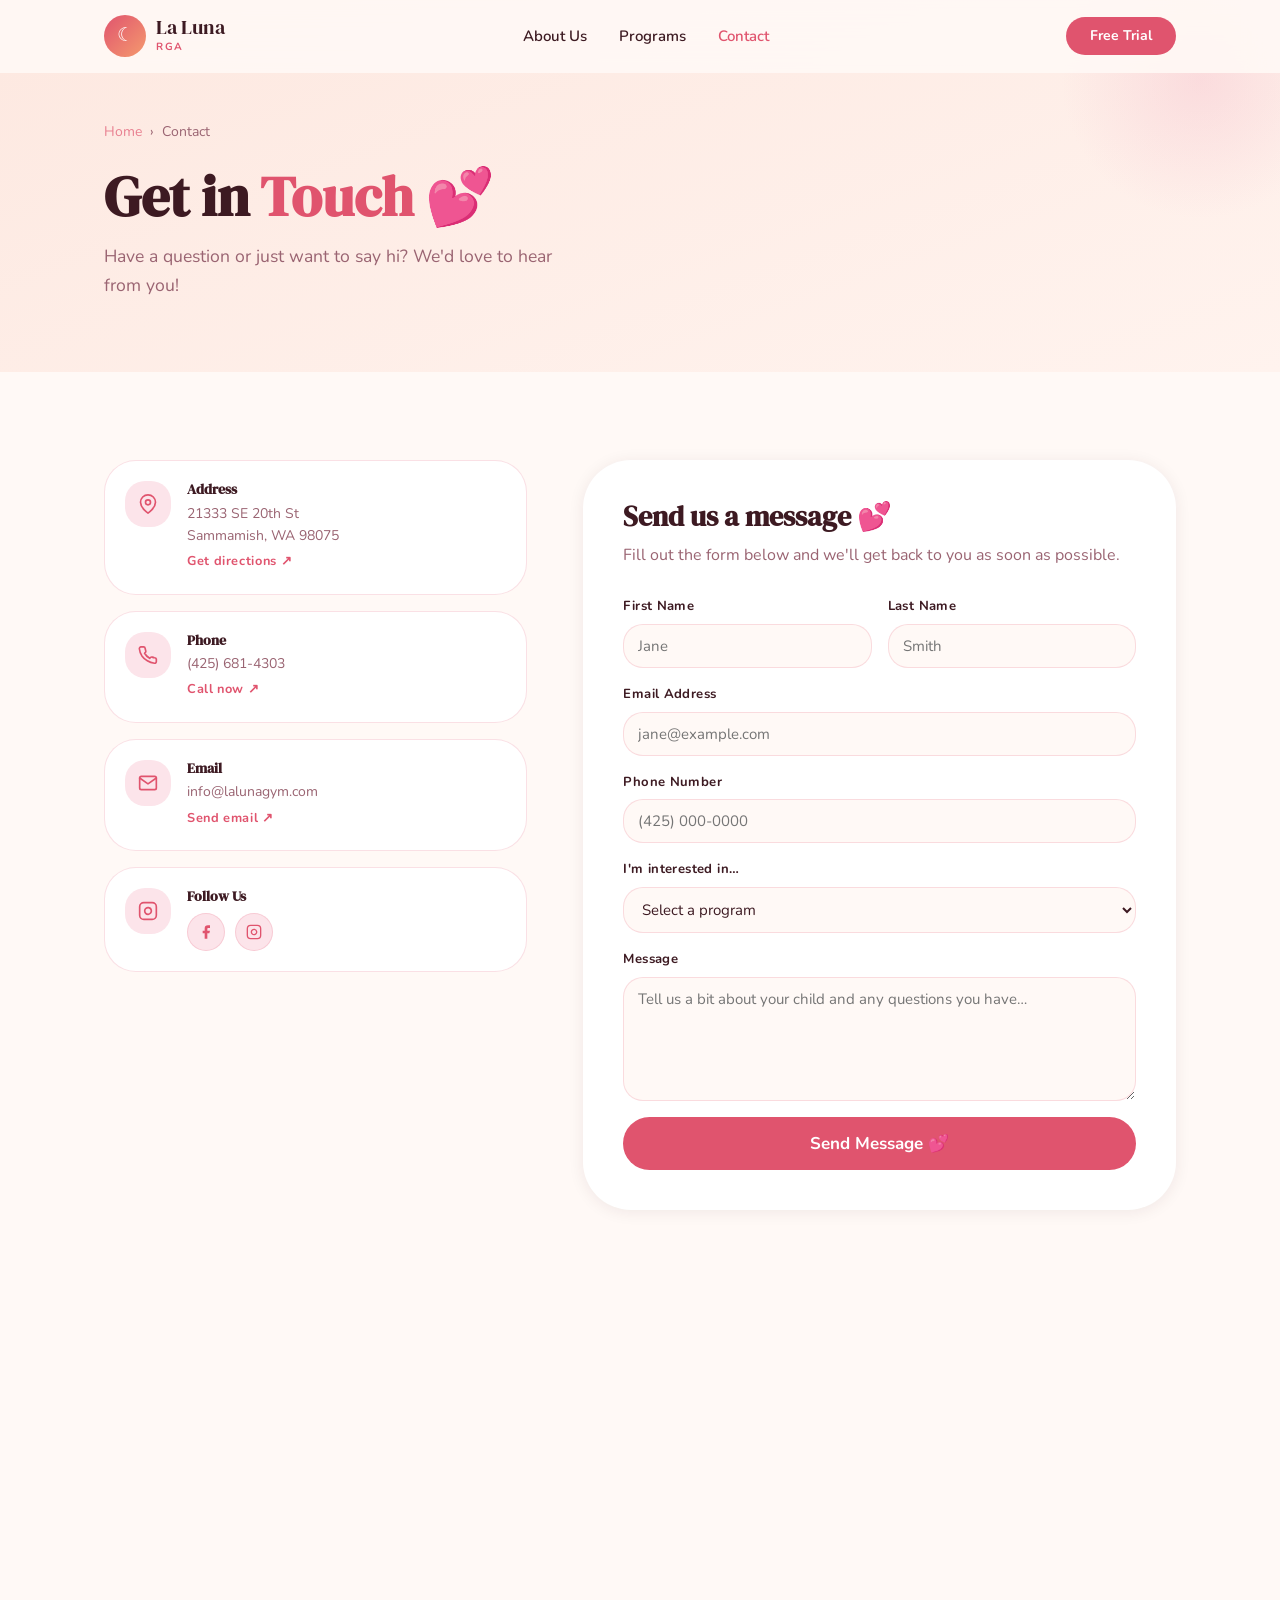
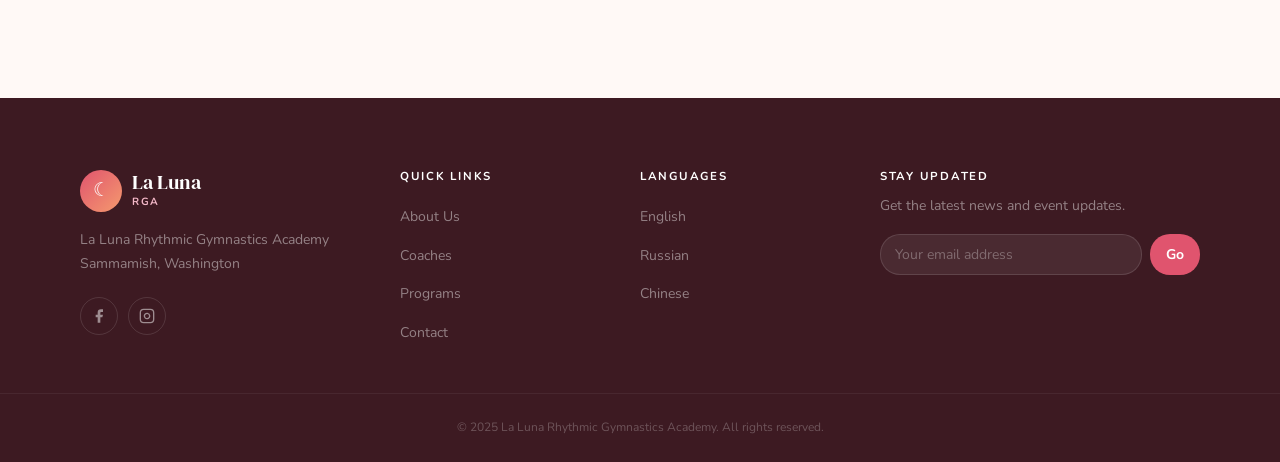
<file: idea4/contact.html>
<!DOCTYPE html>
<html lang="en">
<head>
  <meta charset="UTF-8">
  <meta name="viewport" content="width=device-width, initial-scale=1.0">
  <title>Contact | La Luna RGA</title>
  <meta name="description" content="Get in touch with La Luna Rhythmic Gymnastics Academy in Sammamish, WA. Book a free trial class or ask us anything.">
  <link rel="preconnect" href="https://fonts.googleapis.com">
  <link rel="preconnect" href="https://fonts.gstatic.com" crossorigin>
  <link href="https://fonts.googleapis.com/css2?family=DM+Serif+Display:ital@0;1&family=Nunito:wght@300;400;600;700;800&display=swap" rel="stylesheet">
  <link rel="stylesheet" href="style.css">
</head>
<body>

  <header class="site-header" id="site-header">
    <div class="container header-inner">
      <a href="index.html" class="logo">
        <div class="logo-bubble">&#9790;</div>
        <div><div class="logo-name">La Luna</div><div class="logo-sub">RGA</div></div>
      </a>
      <nav class="main-nav" id="main-nav">
        <ul>
          <li class="has-dropdown">
            <a href="about.html">About Us</a>
            <ul class="dropdown">
              <li><a href="about.html">About</a></li>
              <li><a href="about.html#coaches">Coaches</a></li>
              <li><a href="index.html#programs">Schedule</a></li>
              <li><a href="about.html#gallery">Gallery</a></li>
            </ul>
          </li>
          <li><a href="index.html#programs">Programs</a></li>
          <li class="active"><a href="contact.html">Contact</a></li>
        </ul>
      </nav>
      <a href="contact.html?interest=trial" class="btn btn-primary header-cta">Free Trial</a>
      <button class="hamburger" id="hamburger" aria-label="Toggle menu"><span></span><span></span><span></span></button>
    </div>
  </header>

  <!-- PAGE HERO -->
  <section class="page-hero">
    <div class="container">
      <nav class="breadcrumb"><a href="index.html">Home</a><span>&#8250;</span><span>Contact</span></nav>
      <h1>Get in <span class="accent">Touch</span> &#128149;</h1>
      <p>Have a question or just want to say hi? We'd love to hear from you!</p>
    </div>
  </section>

  <!-- CONTACT SECTION -->
  <section class="contact-section section-pad" style="background: var(--bg);">
    <div class="container contact-layout">

      <div class="contact-info">
        <div class="contact-info-block anim">
          <div class="contact-icon">
            <svg viewBox="0 0 24 24" fill="none" stroke="currentColor" stroke-width="2" stroke-linecap="round" stroke-linejoin="round"><path d="M21 10c0 7-9 13-9 13s-9-6-9-13a9 9 0 0 1 18 0z"/><circle cx="12" cy="10" r="3"/></svg>
          </div>
          <div>
            <h4>Address</h4>
            <p>21333 SE 20th St<br>Sammamish, WA 98075</p>
            <a href="https://maps.google.com/?q=21333+SE+20th+St+Sammamish+WA+98075" target="_blank" class="contact-link">Get directions &#8599;</a>
          </div>
        </div>

        <div class="contact-info-block anim">
          <div class="contact-icon">
            <svg viewBox="0 0 24 24" fill="none" stroke="currentColor" stroke-width="2" stroke-linecap="round" stroke-linejoin="round"><path d="M22 16.92v3a2 2 0 0 1-2.18 2 19.79 19.79 0 0 1-8.63-3.07A19.5 19.5 0 0 1 4.69 13.1 19.79 19.79 0 0 1 1.61 4.5 2 2 0 0 1 3.6 2.31h3a2 2 0 0 1 2 1.72c.127.96.361 1.903.7 2.81a2 2 0 0 1-.45 2.11L7.91 9.91a16 16 0 0 0 6.08 6.08l.97-.97a2 2 0 0 1 2.11-.45c.907.339 1.85.573 2.81.7A2 2 0 0 1 21.92 17z"/></svg>
          </div>
          <div>
            <h4>Phone</h4>
            <p>(425) 681-4303</p>
            <a href="tel:+14256814303" class="contact-link">Call now &#8599;</a>
          </div>
        </div>

        <div class="contact-info-block anim">
          <div class="contact-icon">
            <svg viewBox="0 0 24 24" fill="none" stroke="currentColor" stroke-width="2" stroke-linecap="round" stroke-linejoin="round"><path d="M4 4h16c1.1 0 2 .9 2 2v12c0 1.1-.9 2-2 2H4c-1.1 0-2-.9-2-2V6c0-1.1.9-2 2-2z"/><polyline points="22,6 12,13 2,6"/></svg>
          </div>
          <div>
            <h4>Email</h4>
            <p>info@lalunagym.com</p>
            <a href="mailto:info@lalunagym.com" class="contact-link">Send email &#8599;</a>
          </div>
        </div>

        <div class="contact-info-block anim">
          <div class="contact-icon">
            <svg viewBox="0 0 24 24" fill="none" stroke="currentColor" stroke-width="2"><rect x="2" y="2" width="20" height="20" rx="5"/><path d="M16 11.37A4 4 0 1 1 12.63 8 4 4 0 0 1 16 11.37z"/><line x1="17.5" y1="6.5" x2="17.51" y2="6.5"/></svg>
          </div>
          <div>
            <h4>Follow Us</h4>
            <div class="social-links" style="margin-top: 8px;">
              <a href="https://www.facebook.com/LalunaRhythmic" target="_blank" aria-label="Facebook" class="social-link"><svg viewBox="0 0 24 24" fill="currentColor"><path d="M18 2h-3a5 5 0 0 0-5 5v3H7v4h3v8h4v-8h3l1-4h-4V7a1 1 0 0 1 1-1h3z"/></svg></a>
              <a href="https://www.instagram.com/lalunasammamishrg/" target="_blank" aria-label="Instagram" class="social-link"><svg viewBox="0 0 24 24" fill="none" stroke="currentColor" stroke-width="2"><rect x="2" y="2" width="20" height="20" rx="5"/><path d="M16 11.37A4 4 0 1 1 12.63 8 4 4 0 0 1 16 11.37z"/><line x1="17.5" y1="6.5" x2="17.51" y2="6.5"/></svg></a>
            </div>
          </div>
        </div>
      </div>

      <!-- Form -->
      <div class="contact-form-wrap anim">
        <h2>Send us a message &#128149;</h2>
        <p>Fill out the form below and we'll get back to you as soon as possible.</p>

        <form class="contact-form" onsubmit="handleContactForm(event)">
          <div class="form-row">
            <div class="form-group">
              <label for="fname">First Name</label>
              <input type="text" id="fname" name="fname" placeholder="Jane" required>
            </div>
            <div class="form-group">
              <label for="lname">Last Name</label>
              <input type="text" id="lname" name="lname" placeholder="Smith" required>
            </div>
          </div>
          <div class="form-group">
            <label for="email">Email Address</label>
            <input type="email" id="email" name="email" placeholder="jane@example.com" required>
          </div>
          <div class="form-group">
            <label for="phone">Phone Number</label>
            <input type="tel" id="phone" name="phone" placeholder="(425) 000-0000">
          </div>
          <div class="form-group">
            <label for="interest">I'm interested in…</label>
            <select id="interest" name="interest">
              <option value="">Select a program</option>
              <option value="level1">Level 1 — Ages 4–5</option>
              <option value="level2">Level 2 — Ages 5–6</option>
              <option value="level34">Level 3/4 — Ages 6–7</option>
              <option value="trial">Free Trial Class</option>
              <option value="other">Other / General Question</option>
            </select>
          </div>
          <div class="form-group">
            <label for="message">Message</label>
            <textarea id="message" name="message" rows="5" placeholder="Tell us a bit about your child and any questions you have…"></textarea>
          </div>
          <button type="submit" class="btn btn-primary btn-lg btn-full">Send Message &#128149;</button>
          <div class="form-success" id="form-success" style="display:none;">&#10003; Thanks! We'll be in touch soon.</div>
        </form>
      </div>

    </div>
  </section>

  <!-- MAP -->
  <section class="map-section">
    <iframe title="La Luna RGA location" src="https://maps.google.com/maps?q=21333+SE+20th+St+Sammamish+WA+98075&output=embed" width="100%" height="400" style="border:0; display:block;" allowfullscreen loading="lazy"></iframe>
  </section>

  <!-- FOOTER -->
  <footer class="site-footer">
    <div class="container footer-inner">
      <div class="footer-brand">
        <a href="index.html" class="logo"><div class="logo-bubble">&#9790;</div><div><div class="logo-name">La Luna</div><div class="logo-sub">RGA</div></div></a>
        <p>La Luna Rhythmic Gymnastics Academy<br>Sammamish, Washington</p>
        <div class="social-links">
          <a href="https://www.facebook.com/LalunaRhythmic" target="_blank" aria-label="Facebook" class="social-link"><svg viewBox="0 0 24 24" fill="currentColor"><path d="M18 2h-3a5 5 0 0 0-5 5v3H7v4h3v8h4v-8h3l1-4h-4V7a1 1 0 0 1 1-1h3z"/></svg></a>
          <a href="https://www.instagram.com/lalunasammamishrg/" target="_blank" aria-label="Instagram" class="social-link"><svg viewBox="0 0 24 24" fill="none" stroke="currentColor" stroke-width="2"><rect x="2" y="2" width="20" height="20" rx="5"/><path d="M16 11.37A4 4 0 1 1 12.63 8 4 4 0 0 1 16 11.37z"/><line x1="17.5" y1="6.5" x2="17.51" y2="6.5"/></svg></a>
        </div>
      </div>
      <div class="footer-links"><h4>Quick Links</h4><ul><li><a href="about.html">About Us</a></li><li><a href="about.html#coaches">Coaches</a></li><li><a href="index.html#programs">Programs</a></li><li><a href="contact.html">Contact</a></li></ul></div>
      <div class="footer-links"><h4>Languages</h4><ul><li><a href="index.html">English</a></li><li><a href="https://www.lalunasammamish.com/russian/index.html">Russian</a></li><li><a href="https://www.lalunasammamish.com/chinese/index.html">Chinese</a></li></ul></div>
      <div class="footer-subscribe">
        <h4>Stay Updated</h4><p>Get the latest news and event updates.</p>
        <form class="subscribe-form" onsubmit="return false;"><input type="email" placeholder="Your email address" aria-label="Email"><button type="submit">Go</button></form>
      </div>
    </div>
    <div class="footer-bottom"><div class="container"><p>&copy; 2025 La Luna Rhythmic Gymnastics Academy. All rights reserved.</p></div></div>
  </footer>

  <button class="back-to-top" id="back-to-top" aria-label="Back to top">&#8679;</button>
  <script src="main.js"></script>
  <script>
    function handleContactForm(e) {
      e.preventDefault();
      document.getElementById('form-success').style.display = 'block';
      e.target.reset();
    }
    const params = new URLSearchParams(window.location.search);
    if (params.get('interest') === 'trial') {
      const select = document.getElementById('interest');
      if (select) { select.value = 'trial'; select.scrollIntoView({ behavior: 'smooth', block: 'center' }); }
    }
  </script>
</body>
</html>
</file>
<file: idea1/style.css>
/* ==============================================
   LA LUNA RGA — Main Stylesheet
   ============================================== */

/* ---------- CSS Variables ---------- */
:root {
  --purple-deep:   #3b1f6e;
  --purple-mid:    #6a35b8;
  --purple-light:  #a07cdc;
  --purple-pale:   #f0e9ff;
  --gold:          #e8b84b;
  --gold-light:    #fef3d0;
  --white:         #ffffff;
  --off-white:     #faf9fd;
  --text-dark:     #1a1228;
  --text-mid:      #4a4060;
  --text-muted:    #8a80a0;
  --border:        #e8e0f5;

  --card-blue:     #e8f4fd;
  --card-blue-acc: #3a9bd5;
  --card-pink:     #fde8f0;
  --card-pink-acc: #d5396b;
  --card-purple:   #ede8fd;
  --card-purple-acc:#6a35b8;
  --card-green:    #e8fdf0;
  --card-green-acc:#35b87a;

  --radius-sm:  6px;
  --radius-md:  12px;
  --radius-lg:  20px;
  --radius-xl:  32px;

  --shadow-sm:  0 1px 4px rgba(59,31,110,0.08);
  --shadow-md:  0 4px 16px rgba(59,31,110,0.12);
  --shadow-lg:  0 12px 40px rgba(59,31,110,0.16);

  --transition: 0.25s ease;
  --font-display: 'Playfair Display', Georgia, serif;
  --font-body:    'Inter', system-ui, sans-serif;

  --header-h: 72px;
}

/* ---------- Reset & Base ---------- */
*, *::before, *::after { box-sizing: border-box; margin: 0; padding: 0; }

html { scroll-behavior: smooth; font-size: 16px; }

body {
  font-family: var(--font-body);
  color: var(--text-dark);
  background: var(--white);
  line-height: 1.65;
  -webkit-font-smoothing: antialiased;
}

img { display: block; max-width: 100%; height: auto; }

a { color: inherit; text-decoration: none; }

ul { list-style: none; }

/* ---------- Container ---------- */
.container {
  width: 100%;
  max-width: 1200px;
  margin: 0 auto;
  padding: 0 24px;
}

/* ---------- Section Spacing ---------- */
.section-pad { padding: 96px 0; }
.alt-bg { background: var(--off-white); }

/* ---------- Section Headers ---------- */
.section-header { margin-bottom: 56px; }

.section-eyebrow {
  display: inline-block;
  font-size: 0.8rem;
  font-weight: 600;
  letter-spacing: 0.12em;
  text-transform: uppercase;
  color: var(--purple-mid);
  margin-bottom: 12px;
}

.section-title {
  font-family: var(--font-display);
  font-size: clamp(1.8rem, 4vw, 2.8rem);
  font-weight: 700;
  color: var(--text-dark);
  line-height: 1.2;
  margin-bottom: 16px;
}

.section-subtitle {
  font-size: 1.05rem;
  color: var(--text-mid);
  max-width: 560px;
  margin: 0 auto;
}

.text-center { text-align: center; }

/* ---------- Accent ---------- */
.accent { color: var(--purple-mid); }

/* ---------- Buttons ---------- */
.btn {
  display: inline-flex;
  align-items: center;
  gap: 8px;
  padding: 11px 24px;
  border-radius: var(--radius-sm);
  font-family: var(--font-body);
  font-size: 0.9rem;
  font-weight: 600;
  cursor: pointer;
  border: 2px solid transparent;
  transition: all var(--transition);
  text-decoration: none;
  line-height: 1;
}

.btn-lg { padding: 14px 32px; font-size: 1rem; }

.btn-primary {
  background: var(--purple-mid);
  color: var(--white);
  border-color: var(--purple-mid);
}
.btn-primary:hover {
  background: var(--purple-deep);
  border-color: var(--purple-deep);
  transform: translateY(-1px);
  box-shadow: var(--shadow-md);
}

.btn-outline {
  background: transparent;
  color: var(--white);
  border-color: rgba(255,255,255,0.6);
}
.btn-outline:hover {
  background: rgba(255,255,255,0.12);
  border-color: var(--white);
}

.btn-ghost {
  background: transparent;
  color: var(--purple-mid);
  border-color: var(--border);
}
.btn-ghost:hover {
  background: var(--purple-pale);
  border-color: var(--purple-light);
}

.btn-white {
  background: var(--white);
  color: var(--purple-deep);
  border-color: var(--white);
  font-weight: 700;
}
.btn-white:hover {
  background: var(--purple-pale);
  transform: translateY(-1px);
  box-shadow: var(--shadow-md);
}

.btn-outline-white {
  background: transparent;
  color: var(--white);
  border-color: rgba(255,255,255,0.7);
}
.btn-outline-white:hover {
  background: rgba(255,255,255,0.15);
  border-color: var(--white);
}

/* =============================================
   HEADER
   ============================================= */
.site-header {
  position: fixed;
  top: 0; left: 0; right: 0;
  z-index: 1000;
  height: var(--header-h);
  display: flex;
  align-items: center;
  background: transparent;
  transition: background var(--transition), box-shadow var(--transition);
}

.site-header.scrolled {
  background: rgba(255,255,255,0.97);
  box-shadow: var(--shadow-sm);
  backdrop-filter: blur(8px);
}

.header-inner {
  display: flex;
  align-items: center;
  gap: 32px;
  width: 100%;
}

/* Logo */
.logo {
  display: flex;
  align-items: center;
  gap: 10px;
  flex-shrink: 0;
  text-decoration: none;
}

.logo-moon {
  font-size: 1.6rem;
  color: var(--white);
  transition: color var(--transition);
  line-height: 1;
}

.site-header.scrolled .logo-moon { color: var(--purple-mid); }

.logo-text {
  font-family: var(--font-display);
  font-size: 1.35rem;
  font-weight: 700;
  color: var(--white);
  transition: color var(--transition);
}

.site-header.scrolled .logo-text { color: var(--text-dark); }

.logo-sub {
  font-size: 0.8em;
  font-weight: 400;
  opacity: 0.75;
}

/* Nav */
.main-nav { margin-left: auto; }

.main-nav > ul {
  display: flex;
  align-items: center;
  gap: 8px;
}

.main-nav > ul > li { position: relative; }

.main-nav > ul > li > a {
  display: block;
  padding: 8px 14px;
  font-size: 0.9rem;
  font-weight: 500;
  color: rgba(255,255,255,0.9);
  border-radius: var(--radius-sm);
  transition: all var(--transition);
}

.site-header.scrolled .main-nav > ul > li > a { color: var(--text-dark); }

.main-nav > ul > li > a:hover,
.main-nav > ul > li.active > a {
  color: var(--white);
  background: rgba(255,255,255,0.15);
}

.site-header.scrolled .main-nav > ul > li > a:hover,
.site-header.scrolled .main-nav > ul > li.active > a {
  color: var(--purple-mid);
  background: var(--purple-pale);
}

/* Dropdown */
.dropdown {
  position: absolute;
  top: calc(100% + 8px);
  left: 0;
  min-width: 180px;
  background: var(--white);
  border-radius: var(--radius-md);
  box-shadow: var(--shadow-lg);
  border: 1px solid var(--border);
  opacity: 0;
  visibility: hidden;
  transform: translateY(-8px);
  transition: all var(--transition);
  z-index: 100;
}

.has-dropdown:hover .dropdown,
.has-dropdown:focus-within .dropdown {
  opacity: 1;
  visibility: visible;
  transform: translateY(0);
}

.dropdown li a {
  display: block;
  padding: 10px 16px;
  font-size: 0.875rem;
  color: var(--text-mid);
  transition: all var(--transition);
}

.dropdown li a:hover {
  color: var(--purple-mid);
  background: var(--purple-pale);
}

.dropdown li:first-child a { border-radius: var(--radius-md) var(--radius-md) 0 0; }
.dropdown li:last-child a  { border-radius: 0 0 var(--radius-md) var(--radius-md); }

/* Header CTA */
.header-cta {
  margin-left: 16px;
  flex-shrink: 0;
  background: var(--gold);
  color: var(--text-dark);
  border-color: var(--gold);
  font-weight: 700;
}

.header-cta:hover {
  background: #d4a73d;
  border-color: #d4a73d;
  transform: translateY(-1px);
  box-shadow: var(--shadow-md);
}

.site-header:not(.scrolled) .header-cta { color: var(--text-dark); }

/* Hamburger */
.hamburger {
  display: none;
  flex-direction: column;
  gap: 5px;
  background: none;
  border: none;
  cursor: pointer;
  padding: 4px;
  margin-left: auto;
}

.hamburger span {
  display: block;
  width: 24px;
  height: 2px;
  background: var(--white);
  border-radius: 2px;
  transition: all var(--transition);
}

.site-header.scrolled .hamburger span { background: var(--text-dark); }

.hamburger.open span:nth-child(1) { transform: rotate(45deg) translate(5px, 5px); }
.hamburger.open span:nth-child(2) { opacity: 0; }
.hamburger.open span:nth-child(3) { transform: rotate(-45deg) translate(5px, -5px); }

/* =============================================
   HERO
   ============================================= */
.hero {
  position: relative;
  min-height: 100vh;
  display: flex;
  align-items: center;
  overflow: hidden;
}

.hero-bg {
  position: absolute;
  inset: 0;
  background:
    linear-gradient(135deg, var(--purple-deep) 0%, #5c2d9e 50%, #8a4fd0 100%);
  z-index: 0;
}

.hero-bg::before {
  content: '';
  position: absolute;
  inset: 0;
  background:
    radial-gradient(ellipse at 70% 50%, rgba(232,184,75,0.15) 0%, transparent 60%),
    radial-gradient(ellipse at 20% 80%, rgba(106,53,184,0.4) 0%, transparent 50%);
}

.hero-bg::after {
  content: '';
  position: absolute;
  inset: 0;
  background-image:
    radial-gradient(circle at 1px 1px, rgba(255,255,255,0.08) 1px, transparent 0);
  background-size: 40px 40px;
}

.hero-content {
  position: relative;
  z-index: 1;
  padding-top: var(--header-h);
  padding-bottom: 80px;
  max-width: 780px;
}

.hero-eyebrow {
  display: inline-flex;
  align-items: center;
  gap: 8px;
  font-size: 0.8rem;
  font-weight: 600;
  letter-spacing: 0.12em;
  text-transform: uppercase;
  color: var(--gold);
  margin-bottom: 20px;
}

.hero-eyebrow::before {
  content: '';
  display: block;
  width: 24px;
  height: 2px;
  background: var(--gold);
  border-radius: 2px;
}

.hero-title {
  font-family: var(--font-display);
  font-size: clamp(2.5rem, 6vw, 4.5rem);
  font-weight: 700;
  color: var(--white);
  line-height: 1.1;
  margin-bottom: 24px;
}

.hero-title .accent { color: var(--gold); }

.hero-subtitle {
  font-size: clamp(1rem, 2vw, 1.2rem);
  color: rgba(255,255,255,0.82);
  max-width: 520px;
  margin-bottom: 40px;
  line-height: 1.7;
}

.hero-actions {
  display: flex;
  gap: 16px;
  flex-wrap: wrap;
  margin-bottom: 64px;
}

.hero-stats {
  display: flex;
  gap: 40px;
  flex-wrap: wrap;
  padding-top: 40px;
  border-top: 1px solid rgba(255,255,255,0.2);
}

.hero-stat strong {
  display: block;
  font-family: var(--font-display);
  font-size: 1.8rem;
  color: var(--white);
  line-height: 1;
  margin-bottom: 4px;
}

.hero-stat span {
  font-size: 0.8rem;
  color: rgba(255,255,255,0.6);
  text-transform: uppercase;
  letter-spacing: 0.08em;
}

.hero-scroll-hint {
  position: absolute;
  bottom: 32px;
  left: 50%;
  transform: translateX(-50%);
  display: flex;
  flex-direction: column;
  align-items: center;
  gap: 8px;
  color: rgba(255,255,255,0.5);
  font-size: 0.75rem;
  letter-spacing: 0.1em;
  text-transform: uppercase;
  animation: bounce 2s infinite;
}

@keyframes bounce {
  0%, 100% { transform: translateX(-50%) translateY(0); }
  50% { transform: translateX(-50%) translateY(6px); }
}

/* =============================================
   GALLERY STRIP
   ============================================= */
.gallery-strip {
  background: var(--text-dark);
  overflow: hidden;
}

.gallery-strip-inner {
  display: grid;
  grid-template-columns: repeat(4, 1fr);
}

.gallery-item {
  overflow: hidden;
  aspect-ratio: 4/3;
}

.gallery-item img {
  width: 100%;
  height: 100%;
  object-fit: cover;
  transition: transform 0.5s ease;
  filter: brightness(0.85);
}

.gallery-item:hover img {
  transform: scale(1.06);
  filter: brightness(1);
}

/* =============================================
   WHY SECTION
   ============================================= */
.cards-grid {
  display: grid;
  grid-template-columns: repeat(4, 1fr);
  gap: 24px;
}

.benefit-card {
  padding: 32px 28px;
  border-radius: var(--radius-lg);
  transition: transform var(--transition), box-shadow var(--transition);
}

.benefit-card:hover {
  transform: translateY(-6px);
  box-shadow: var(--shadow-lg);
}

.benefit-card.card-blue   { background: var(--card-blue); }
.benefit-card.card-pink   { background: var(--card-pink); }
.benefit-card.card-purple { background: var(--card-purple); }
.benefit-card.card-green  { background: var(--card-green); }

.benefit-icon {
  width: 52px;
  height: 52px;
  margin-bottom: 20px;
}

.benefit-icon svg { width: 100%; height: 100%; }

.card-blue   .benefit-icon { color: var(--card-blue-acc); }
.card-pink   .benefit-icon { color: var(--card-pink-acc); }
.card-purple .benefit-icon { color: var(--card-purple-acc); }
.card-green  .benefit-icon { color: var(--card-green-acc); }

.benefit-card h3 {
  font-family: var(--font-display);
  font-size: 1.15rem;
  font-weight: 700;
  margin-bottom: 12px;
  color: var(--text-dark);
}

.benefit-card p {
  font-size: 0.9rem;
  color: var(--text-mid);
  line-height: 1.6;
}

/* =============================================
   PROGRAMS
   ============================================= */
.programs-list {
  display: flex;
  flex-direction: column;
  gap: 32px;
}

.program-card {
  display: grid;
  grid-template-columns: 200px 1fr;
  gap: 0;
  background: var(--white);
  border-radius: var(--radius-lg);
  overflow: hidden;
  box-shadow: var(--shadow-md);
  border: 1px solid var(--border);
  transition: transform var(--transition), box-shadow var(--transition);
}

.program-card:hover {
  transform: translateY(-3px);
  box-shadow: var(--shadow-lg);
}

.program-img {
  overflow: hidden;
  background: var(--purple-pale);
}

.program-img img {
  width: 100%;
  height: 100%;
  object-fit: contain;
  padding: 16px;
}

.program-img-placeholder {
  width: 100%;
  height: 100%;
  display: flex;
  align-items: center;
  justify-content: center;
  color: var(--purple-light);
  padding: 32px;
}

.program-img-placeholder svg { width: 100%; max-width: 100px; }

.program-info {
  padding: 32px;
  display: flex;
  flex-direction: column;
  gap: 12px;
}

.program-badge {
  display: inline-flex;
  align-items: center;
  padding: 4px 12px;
  background: var(--purple-pale);
  color: var(--purple-mid);
  border-radius: 999px;
  font-size: 0.78rem;
  font-weight: 600;
  letter-spacing: 0.06em;
  width: fit-content;
}

.badge-gold {
  background: var(--gold-light);
  color: #8a6010;
}

.program-info h3 {
  font-family: var(--font-display);
  font-size: 1.35rem;
  font-weight: 700;
  color: var(--text-dark);
}

.program-schedule {
  font-size: 0.875rem;
  color: var(--purple-mid);
  font-weight: 500;
}

.program-sessions {
  margin: 4px 0 8px;
}

.program-sessions li {
  font-size: 0.9rem;
  color: var(--text-mid);
  padding: 6px 0;
  border-bottom: 1px solid var(--border);
  display: flex;
  align-items: baseline;
  gap: 8px;
}

.program-sessions li:last-child { border-bottom: none; }

.price {
  color: var(--purple-deep);
  font-weight: 600;
  margin-left: auto;
}

.price em {
  font-style: normal;
  font-weight: 400;
  font-size: 0.8em;
  color: var(--text-muted);
}

.program-actions {
  display: flex;
  gap: 12px;
  margin-top: 8px;
}

.featured-program {
  border: 2px solid var(--purple-mid);
}

.full-tag {
  display: inline-block;
  font-size: 0.65rem;
  font-weight: 700;
  letter-spacing: 0.08em;
  text-transform: uppercase;
  background: #ef4444;
  color: #fff;
  padding: 2px 8px;
  border-radius: 999px;
  vertical-align: middle;
  margin-left: 8px;
  font-family: var(--font-body);
}

/* =============================================
   EVENT
   ============================================= */
.event-card {
  display: grid;
  grid-template-columns: 1fr 1fr;
  gap: 64px;
  align-items: center;
  background: var(--white);
  border-radius: var(--radius-xl);
  padding: 64px;
  box-shadow: var(--shadow-lg);
  border: 1px solid var(--border);
}

.event-text .section-eyebrow { display: block; }

.event-text h2 {
  font-family: var(--font-display);
  font-size: clamp(1.8rem, 3.5vw, 2.6rem);
  font-weight: 700;
  color: var(--text-dark);
  line-height: 1.2;
  margin-bottom: 16px;
}

.event-text p {
  font-size: 1rem;
  color: var(--text-mid);
  margin-bottom: 32px;
  line-height: 1.7;
}

.event-image {
  border-radius: var(--radius-lg);
  overflow: hidden;
  box-shadow: var(--shadow-md);
}

.event-image img {
  width: 100%;
  height: auto;
  transition: transform 0.5s ease;
}

.event-image:hover img { transform: scale(1.03); }

/* =============================================
   ABOUT PREVIEW
   ============================================= */
.about-preview-inner {
  display: grid;
  grid-template-columns: 1fr 1fr;
  gap: 80px;
  align-items: center;
}

.about-images {
  position: relative;
}

.about-img-main {
  border-radius: var(--radius-lg);
  box-shadow: var(--shadow-lg);
  width: 75%;
  margin-left: auto;
}

.about-img-accent {
  position: absolute;
  bottom: -32px;
  left: 0;
  width: 55%;
  border-radius: var(--radius-md);
  box-shadow: var(--shadow-lg);
  border: 4px solid var(--white);
}

.about-badge-float {
  position: absolute;
  top: 24px;
  left: 48px;
  background: var(--purple-deep);
  color: var(--white);
  border-radius: var(--radius-md);
  padding: 16px 20px;
  text-align: center;
  box-shadow: var(--shadow-md);
}

.about-badge-float strong {
  display: block;
  font-family: var(--font-display);
  font-size: 1.5rem;
  font-weight: 700;
  color: var(--gold);
}

.about-badge-float span {
  font-size: 0.75rem;
  opacity: 0.8;
  white-space: nowrap;
}

.about-checklist {
  margin: 24px 0 36px;
}

.about-checklist li {
  display: flex;
  align-items: flex-start;
  gap: 12px;
  padding: 10px 0;
  font-size: 0.95rem;
  color: var(--text-mid);
  border-bottom: 1px solid var(--border);
}

.about-checklist li::before {
  content: '';
  flex-shrink: 0;
  width: 20px;
  height: 20px;
  margin-top: 1px;
  background: var(--purple-mid);
  border-radius: 50%;
  background-image: url("data:image/svg+xml,%3Csvg viewBox='0 0 20 20' fill='none' xmlns='http://www.w3.org/2000/svg'%3E%3Cpath d='M5 10l4 4 6-7' stroke='white' stroke-width='2' stroke-linecap='round' stroke-linejoin='round'/%3E%3C/svg%3E");
  background-size: cover;
}

.about-checklist li:last-child { border-bottom: none; }

.about-actions { display: flex; gap: 16px; flex-wrap: wrap; }

/* =============================================
   TESTIMONIALS
   ============================================= */
.testimonials-grid {
  display: grid;
  grid-template-columns: repeat(3, 1fr);
  gap: 24px;
}

.testimonial-card {
  background: var(--white);
  border-radius: var(--radius-lg);
  padding: 32px;
  border: 1px solid var(--border);
  box-shadow: var(--shadow-sm);
  transition: transform var(--transition), box-shadow var(--transition);
}

.testimonial-card:hover {
  transform: translateY(-4px);
  box-shadow: var(--shadow-lg);
}

.featured-testimonial {
  background: var(--purple-deep);
  border-color: var(--purple-deep);
  color: var(--white);
}

.featured-testimonial p { color: rgba(255,255,255,0.88); }

.stars {
  color: var(--gold);
  font-size: 1rem;
  letter-spacing: 2px;
  margin-bottom: 16px;
}

.testimonial-card > p {
  font-size: 0.95rem;
  color: var(--text-mid);
  line-height: 1.7;
  font-style: italic;
  margin-bottom: 24px;
  flex: 1;
}

.featured-testimonial > p { color: rgba(255,255,255,0.88); }

.testimonial-author {
  display: flex;
  align-items: center;
  gap: 12px;
}

.author-avatar {
  width: 44px;
  height: 44px;
  border-radius: 50%;
  background: var(--purple-mid);
  color: var(--white);
  display: flex;
  align-items: center;
  justify-content: center;
  font-size: 0.8rem;
  font-weight: 700;
  flex-shrink: 0;
}

.featured-testimonial .author-avatar { background: rgba(255,255,255,0.2); }

.testimonial-author strong {
  display: block;
  font-size: 0.9rem;
  color: var(--text-dark);
  font-weight: 600;
}

.featured-testimonial .testimonial-author strong { color: var(--white); }

.testimonial-author span {
  font-size: 0.8rem;
  color: var(--text-muted);
}

.featured-testimonial .testimonial-author span { color: rgba(255,255,255,0.6); }

/* =============================================
   CTA BANNER
   ============================================= */
.cta-banner {
  background: linear-gradient(135deg, var(--purple-deep), #5c2d9e);
  padding: 80px 0;
  position: relative;
  overflow: hidden;
}

.cta-banner::before {
  content: '';
  position: absolute;
  inset: 0;
  background-image: radial-gradient(circle at 1px 1px, rgba(255,255,255,0.06) 1px, transparent 0);
  background-size: 32px 32px;
}

.cta-inner {
  position: relative;
  z-index: 1;
  text-align: center;
}

.cta-inner h2 {
  font-family: var(--font-display);
  font-size: clamp(1.8rem, 4vw, 2.8rem);
  font-weight: 700;
  color: var(--white);
  margin-bottom: 16px;
}

.cta-inner p {
  font-size: 1.1rem;
  color: rgba(255,255,255,0.78);
  margin-bottom: 40px;
}

.cta-actions {
  display: flex;
  gap: 16px;
  justify-content: center;
  flex-wrap: wrap;
}

/* =============================================
   FOOTER
   ============================================= */
.site-footer {
  background: var(--text-dark);
  color: rgba(255,255,255,0.75);
}

.footer-inner {
  display: grid;
  grid-template-columns: 2fr 1fr 1fr 2fr;
  gap: 48px;
  padding-top: 64px;
  padding-bottom: 48px;
}

.footer-brand .logo-moon  { color: var(--purple-light); }
.footer-brand .logo-text  { color: var(--white); }

.footer-brand p {
  margin-top: 16px;
  font-size: 0.9rem;
  line-height: 1.6;
  color: rgba(255,255,255,0.55);
}

.social-links {
  display: flex;
  gap: 12px;
  margin-top: 20px;
}

.social-link {
  width: 40px;
  height: 40px;
  border-radius: 50%;
  border: 1px solid rgba(255,255,255,0.2);
  display: flex;
  align-items: center;
  justify-content: center;
  color: rgba(255,255,255,0.7);
  transition: all var(--transition);
}

.social-link svg { width: 18px; height: 18px; }

.social-link:hover {
  border-color: var(--purple-light);
  color: var(--white);
  background: rgba(106,53,184,0.3);
}

/* Social links on light backgrounds (contact page) */
.contact-info-block .social-link {
  border-color: var(--border);
  color: var(--purple-mid);
}

.contact-info-block .social-link:hover {
  border-color: var(--purple-light);
  color: var(--white);
  background: var(--purple-mid);
}

.footer-links h4,
.footer-subscribe h4 {
  font-size: 0.85rem;
  font-weight: 600;
  text-transform: uppercase;
  letter-spacing: 0.1em;
  color: var(--white);
  margin-bottom: 20px;
}

.footer-links ul li {
  margin-bottom: 10px;
}

.footer-links ul li a {
  font-size: 0.9rem;
  color: rgba(255,255,255,0.55);
  transition: color var(--transition);
}

.footer-links ul li a:hover { color: var(--purple-light); }

.footer-subscribe p {
  font-size: 0.875rem;
  color: rgba(255,255,255,0.5);
  margin-bottom: 16px;
}

.subscribe-form {
  display: flex;
  gap: 8px;
}

.subscribe-form input {
  flex: 1;
  padding: 10px 14px;
  background: rgba(255,255,255,0.08);
  border: 1px solid rgba(255,255,255,0.15);
  border-radius: var(--radius-sm);
  color: var(--white);
  font-size: 0.875rem;
  outline: none;
  transition: border-color var(--transition);
  font-family: var(--font-body);
}

.subscribe-form input::placeholder { color: rgba(255,255,255,0.35); }

.subscribe-form input:focus {
  border-color: var(--purple-light);
  background: rgba(255,255,255,0.12);
}

.footer-bottom {
  border-top: 1px solid rgba(255,255,255,0.1);
  padding: 24px 0;
}

.footer-bottom p {
  text-align: center;
  font-size: 0.825rem;
  color: rgba(255,255,255,0.35);
}

/* =============================================
   BACK TO TOP
   ============================================= */
.back-to-top {
  position: fixed;
  bottom: 32px;
  right: 32px;
  width: 48px;
  height: 48px;
  background: var(--purple-mid);
  color: var(--white);
  border: none;
  border-radius: 50%;
  font-size: 1.5rem;
  cursor: pointer;
  box-shadow: var(--shadow-md);
  opacity: 0;
  transform: translateY(16px);
  transition: all var(--transition);
  z-index: 500;
  display: flex;
  align-items: center;
  justify-content: center;
}

.back-to-top.visible {
  opacity: 1;
  transform: translateY(0);
}

.back-to-top:hover {
  background: var(--purple-deep);
  transform: translateY(-2px);
}

/* =============================================
   PAGE HERO (About etc.)
   ============================================= */
.page-hero {
  position: relative;
  padding: 140px 0 80px;
  overflow: hidden;
}

.page-hero-bg {
  position: absolute;
  inset: 0;
  background: linear-gradient(135deg, var(--purple-deep), #5c2d9e);
}

.page-hero-bg::after {
  content: '';
  position: absolute;
  inset: 0;
  background-image: radial-gradient(circle at 1px 1px, rgba(255,255,255,0.07) 1px, transparent 0);
  background-size: 36px 36px;
}

.page-hero-content {
  position: relative;
  z-index: 1;
}

.breadcrumb {
  display: flex;
  align-items: center;
  gap: 8px;
  font-size: 0.85rem;
  color: rgba(255,255,255,0.6);
  margin-bottom: 20px;
}

.breadcrumb a {
  color: rgba(255,255,255,0.6);
  transition: color var(--transition);
}

.breadcrumb a:hover { color: var(--white); }

.page-hero-content h1 {
  font-family: var(--font-display);
  font-size: clamp(2rem, 5vw, 3.5rem);
  font-weight: 700;
  color: var(--white);
  margin-bottom: 16px;
}

.page-hero-content p {
  font-size: 1.1rem;
  color: rgba(255,255,255,0.75);
}

/* =============================================
   MISSION (About page)
   ============================================= */
.mission-inner {
  display: grid;
  grid-template-columns: 1fr 1fr;
  gap: 80px;
  align-items: center;
}

.mission-text p {
  font-size: 1rem;
  color: var(--text-mid);
  line-height: 1.75;
  margin-bottom: 16px;
}

.mission-stats {
  display: flex;
  gap: 32px;
  margin-top: 40px;
  padding-top: 40px;
  border-top: 1px solid var(--border);
  flex-wrap: wrap;
}

.stat-item strong {
  display: block;
  font-family: var(--font-display);
  font-size: 2rem;
  color: var(--purple-mid);
  line-height: 1;
  margin-bottom: 4px;
}

.stat-item span {
  font-size: 0.8rem;
  text-transform: uppercase;
  letter-spacing: 0.08em;
  color: var(--text-muted);
}

.mission-image {
  position: relative;
}

.mission-image > img {
  border-radius: var(--radius-lg);
  box-shadow: var(--shadow-lg);
  width: 80%;
  margin-left: auto;
}

.mission-image-accent {
  position: absolute;
  bottom: -24px;
  left: 0;
  width: 50%;
  border-radius: var(--radius-md);
  overflow: hidden;
  box-shadow: var(--shadow-lg);
  border: 4px solid var(--white);
}

.mission-image-accent img { width: 100%; }

/* =============================================
   VALUES (About page)
   ============================================= */
.values-grid {
  display: grid;
  grid-template-columns: repeat(4, 1fr);
  gap: 24px;
}

.value-item {
  padding: 32px 24px;
  background: var(--white);
  border-radius: var(--radius-lg);
  border: 1px solid var(--border);
  transition: transform var(--transition), box-shadow var(--transition), border-color var(--transition);
}

.value-item:hover {
  transform: translateY(-4px);
  box-shadow: var(--shadow-lg);
  border-color: var(--purple-light);
}

.value-number {
  font-family: var(--font-display);
  font-size: 2.5rem;
  font-weight: 700;
  color: var(--purple-pale);
  line-height: 1;
  margin-bottom: 16px;
}

.value-item h3 {
  font-family: var(--font-display);
  font-size: 1.1rem;
  font-weight: 700;
  color: var(--text-dark);
  margin-bottom: 12px;
}

.value-item p {
  font-size: 0.875rem;
  color: var(--text-mid);
  line-height: 1.6;
}

/* =============================================
   ABOUT TESTIMONIALS (About page)
   ============================================= */
.about-testimonials-layout {
  display: grid;
  grid-template-columns: 1fr 1fr;
  gap: 48px;
  align-items: start;
}

.testimonials-col {
  display: flex;
  flex-direction: column;
  gap: 20px;
}

.video-wrapper {
  border-radius: var(--radius-lg);
  overflow: hidden;
  box-shadow: var(--shadow-lg);
  aspect-ratio: 16/9;
  background: var(--text-dark);
}

.video-wrapper iframe {
  width: 100%;
  height: 100%;
  border: none;
  display: block;
}

.video-caption {
  display: flex;
  align-items: center;
  gap: 16px;
  padding: 20px 24px;
  background: var(--white);
  border-radius: var(--radius-md);
  border: 1px solid var(--border);
  margin-top: 16px;
  box-shadow: var(--shadow-sm);
}

.video-icon {
  width: 44px;
  height: 44px;
  background: var(--purple-pale);
  border-radius: 50%;
  display: flex;
  align-items: center;
  justify-content: center;
  color: var(--purple-mid);
  flex-shrink: 0;
}

.video-icon svg { width: 18px; height: 18px; }

.video-caption h4 {
  font-size: 0.95rem;
  font-weight: 600;
  color: var(--text-dark);
  margin-bottom: 4px;
}

.video-caption p {
  font-size: 0.85rem;
  color: var(--text-muted);
}

/* =============================================
   COACHES (About page)
   ============================================= */
.coaches-coming-soon {
  display: flex;
  justify-content: center;
}

.coming-soon-card {
  text-align: center;
  padding: 64px 48px;
  background: var(--white);
  border-radius: var(--radius-xl);
  border: 2px dashed var(--border);
  max-width: 480px;
}

.coming-soon-icon {
  font-size: 3rem;
  margin-bottom: 20px;
  color: var(--purple-light);
}

.coming-soon-card h3 {
  font-family: var(--font-display);
  font-size: 1.3rem;
  font-weight: 700;
  color: var(--text-dark);
  margin-bottom: 12px;
}

.coming-soon-card p {
  font-size: 0.95rem;
  color: var(--text-mid);
}

.coming-soon-card a {
  color: var(--purple-mid);
  font-weight: 500;
  text-decoration: underline;
}

/* =============================================
   COACHES (About page)
   ============================================= */
.coaches-grid {
  display: grid;
  grid-template-columns: repeat(4, 1fr);
  gap: 24px;
}

.coach-card {
  background: var(--white);
  border-radius: var(--radius-lg);
  border: 1px solid var(--border);
  overflow: hidden;
  text-align: center;
  transition: transform var(--transition), box-shadow var(--transition);
}

.coach-card:hover {
  transform: translateY(-4px);
  box-shadow: var(--shadow-lg);
}

.coach-img {
  position: relative;
  aspect-ratio: 1;
  background: var(--purple-pale);
  overflow: hidden;
}

.coach-img img {
  width: 100%;
  height: 100%;
  object-fit: cover;
  object-position: top;
}

.coach-initials {
  position: absolute;
  inset: 0;
  display: flex;
  align-items: center;
  justify-content: center;
  font-family: var(--font-display);
  font-size: 2.5rem;
  font-weight: 700;
  color: var(--purple-mid);
  background: var(--purple-pale);
  /* Hidden by default — shown if image fails */
  z-index: 0;
}

.coach-img img:not([style*="display:none"]) + .coach-initials { z-index: -1; }

.coach-info {
  padding: 20px 16px;
}

.coach-info h3 {
  font-family: var(--font-display);
  font-size: 1.05rem;
  font-weight: 700;
  color: var(--text-dark);
  margin-bottom: 6px;
}

.coach-role {
  display: block;
  font-size: 0.8rem;
  color: var(--purple-mid);
  font-weight: 500;
  margin-bottom: 8px;
}

.coach-bio {
  font-size: 0.825rem;
  color: var(--text-muted);
  font-style: italic;
  margin-top: 8px;
}

@media (max-width: 1024px) {
  .coaches-grid { grid-template-columns: repeat(2, 1fr); }
}

@media (max-width: 480px) {
  .coaches-grid { grid-template-columns: 1fr 1fr; }
}

/* =============================================
   GALLERY (About page)
   ============================================= */
.gallery-grid {
  display: grid;
  grid-template-columns: repeat(3, 1fr);
  gap: 16px;
}

.gallery-grid-item {
  border-radius: var(--radius-md);
  overflow: hidden;
  aspect-ratio: 4/3;
  background: var(--purple-pale);
}

.gallery-grid-item img {
  width: 100%;
  height: 100%;
  object-fit: cover;
  transition: transform 0.4s ease, filter 0.4s ease;
  filter: brightness(0.9);
}

.gallery-grid-item:hover img {
  transform: scale(1.05);
  filter: brightness(1);
}

/* =============================================
   CONTACT PAGE
   ============================================= */
.contact-layout {
  display: grid;
  grid-template-columns: 1fr 1.6fr;
  gap: 64px;
  align-items: start;
}

.contact-info {
  display: flex;
  flex-direction: column;
  gap: 8px;
}

.contact-info-block {
  display: flex;
  align-items: flex-start;
  gap: 16px;
  padding: 24px;
  background: var(--white);
  border-radius: var(--radius-lg);
  border: 1px solid var(--border);
  transition: box-shadow var(--transition);
}

.contact-info-block:hover { box-shadow: var(--shadow-md); }

.contact-icon {
  width: 44px;
  height: 44px;
  background: var(--purple-pale);
  border-radius: 50%;
  display: flex;
  align-items: center;
  justify-content: center;
  color: var(--purple-mid);
  flex-shrink: 0;
}

.contact-icon svg { width: 20px; height: 20px; }

.contact-info-block h4 {
  font-size: 0.8rem;
  font-weight: 600;
  text-transform: uppercase;
  letter-spacing: 0.08em;
  color: var(--text-muted);
  margin-bottom: 4px;
}

.contact-info-block p {
  font-size: 0.95rem;
  color: var(--text-dark);
  line-height: 1.5;
  margin-bottom: 6px;
}

.contact-link {
  font-size: 0.85rem;
  color: var(--purple-mid);
  font-weight: 500;
  transition: color var(--transition);
}

.contact-link:hover { color: var(--purple-deep); }

.contact-form-wrap {
  background: var(--white);
  border-radius: var(--radius-xl);
  padding: 48px;
  border: 1px solid var(--border);
  box-shadow: var(--shadow-md);
}

.contact-form-wrap h2 {
  font-family: var(--font-display);
  font-size: 1.8rem;
  font-weight: 700;
  color: var(--text-dark);
  margin-bottom: 8px;
}

.contact-form-wrap > p {
  font-size: 0.95rem;
  color: var(--text-mid);
  margin-bottom: 32px;
}

.contact-form { display: flex; flex-direction: column; gap: 20px; }

.form-row {
  display: grid;
  grid-template-columns: 1fr 1fr;
  gap: 16px;
}

.form-group {
  display: flex;
  flex-direction: column;
  gap: 6px;
}

.form-group label {
  font-size: 0.85rem;
  font-weight: 600;
  color: var(--text-dark);
}

.form-group input,
.form-group select,
.form-group textarea {
  padding: 11px 14px;
  border: 1.5px solid var(--border);
  border-radius: var(--radius-sm);
  font-family: var(--font-body);
  font-size: 0.9rem;
  color: var(--text-dark);
  background: var(--off-white);
  outline: none;
  transition: border-color var(--transition), background var(--transition);
}

.form-group input:focus,
.form-group select:focus,
.form-group textarea:focus {
  border-color: var(--purple-mid);
  background: var(--white);
  box-shadow: 0 0 0 3px rgba(106,53,184,0.1);
}

.form-group input::placeholder,
.form-group textarea::placeholder { color: var(--text-muted); }

.form-group textarea { resize: vertical; min-height: 120px; }
.form-group select { cursor: pointer; }

.btn-full { width: 100%; justify-content: center; }

.form-success {
  text-align: center;
  padding: 16px;
  background: #ecfdf5;
  color: #065f46;
  border-radius: var(--radius-sm);
  font-weight: 600;
  font-size: 0.95rem;
}

.map-section { line-height: 0; }

@media (max-width: 1024px) {
  .contact-layout { grid-template-columns: 1fr; gap: 40px; }
  .contact-form-wrap { padding: 32px; }
}

@media (max-width: 480px) {
  .form-row { grid-template-columns: 1fr; }
  .contact-form-wrap { padding: 24px; }
}

/* =============================================
   RESPONSIVE
   ============================================= */

/* Large tablets */
@media (max-width: 1024px) {
  .cards-grid { grid-template-columns: repeat(2, 1fr); }
  .values-grid { grid-template-columns: repeat(2, 1fr); }
  .footer-inner { grid-template-columns: 1fr 1fr; }
  .testimonials-grid { grid-template-columns: 1fr; }
  .about-testimonials-layout { grid-template-columns: 1fr; }
  .about-preview-inner { grid-template-columns: 1fr; gap: 48px; }
  .about-images { height: 400px; }
  .mission-inner { grid-template-columns: 1fr; gap: 48px; }
  .event-card { grid-template-columns: 1fr; gap: 40px; padding: 40px; }
  .gallery-strip-inner { grid-template-columns: repeat(2, 1fr); }
  .gallery-grid { grid-template-columns: repeat(2, 1fr); }
}

/* Tablets */
@media (max-width: 768px) {
  :root { --header-h: 64px; }

  .main-nav, .header-cta { display: none; }
  .hamburger { display: flex; }

  .main-nav.open {
    display: flex;
    position: fixed;
    top: var(--header-h);
    left: 0; right: 0;
    background: var(--white);
    box-shadow: var(--shadow-lg);
    padding: 24px;
    z-index: 999;
  }

  .main-nav.open > ul {
    flex-direction: column;
    width: 100%;
    gap: 4px;
  }

  .main-nav.open > ul > li > a {
    color: var(--text-dark);
    padding: 12px 16px;
    display: block;
    border-radius: var(--radius-sm);
  }

  .main-nav.open > ul > li > a:hover {
    background: var(--purple-pale);
    color: var(--purple-mid);
  }

  .dropdown {
    position: static;
    opacity: 1;
    visibility: visible;
    transform: none;
    box-shadow: none;
    border: none;
    background: var(--purple-pale);
    border-radius: var(--radius-sm);
    margin-top: 4px;
    display: none;
  }

  .has-dropdown.open .dropdown { display: block; }

  .section-pad { padding: 64px 0; }
  .hero-content { padding-bottom: 48px; }
  .hero-actions { flex-direction: column; margin-bottom: 36px; }
  .hero-actions .btn { width: fit-content; }
  .hero-stats { gap: 24px; }
  .hero-scroll-hint { display: none; }

  .program-card { grid-template-columns: 1fr; }
  .program-img { height: 200px; }
  .program-img img { padding: 32px; object-fit: contain; }

  .event-card { padding: 32px 24px; }
  .about-images { height: 300px; }
  .mission-image > img { width: 100%; }

  .cards-grid { grid-template-columns: 1fr; }
  .values-grid { grid-template-columns: 1fr; }

  .cta-actions { flex-direction: column; align-items: center; }

  .footer-inner {
    grid-template-columns: 1fr;
    gap: 32px;
    padding-top: 48px;
    padding-bottom: 32px;
  }

  .page-hero { padding: 100px 0 48px; }
}

/* Mobile */
@media (max-width: 480px) {
  .section-pad { padding: 48px 0; }
  .gallery-strip-inner { grid-template-columns: repeat(2, 1fr); }
  .gallery-grid { grid-template-columns: 1fr; }
  .hero-stat strong { font-size: 1.4rem; }
  .hero-stats { gap: 16px; }
  .subscribe-form { flex-direction: column; }
  .subscribe-form .btn { width: 100%; justify-content: center; }
  .about-badge-float { display: none; }
  .program-img { height: 160px; }
}
</file>
<file: idea2/style.css>
/* ==============================================
   LA LUNA RGA — Concept 2: Luxury & Elegant
   ============================================== */

:root {
  --bg:          #0a0d14;
  --bg-surface:  #12161f;
  --bg-raised:   #1a1f2e;
  --gold:        #c9a84c;
  --gold-light:  #e8cc82;
  --gold-dim:    rgba(201,168,76,0.15);
  --gold-border: rgba(201,168,76,0.22);
  --cream:       #f5f0e8;
  --text:        #e8e4dc;
  --text-mid:    #a09880;
  --text-muted:  #5a5548;
  --border:      rgba(255,255,255,0.07);
  --white:       #ffffff;

  --radius-sm: 4px;
  --radius-md: 10px;
  --radius-lg: 18px;

  --shadow-gold: 0 8px 32px rgba(201,168,76,0.12);
  --shadow-dark: 0 16px 48px rgba(0,0,0,0.5);
  --transition:  0.3s ease;

  --font-display: 'Cormorant Garant', 'Georgia', serif;
  --font-body:    'Jost', 'Inter', sans-serif;

  --header-h: 76px;
}

*, *::before, *::after { box-sizing: border-box; margin: 0; padding: 0; }
html { scroll-behavior: smooth; }

body {
  font-family: var(--font-body);
  background: var(--bg);
  color: var(--text);
  line-height: 1.7;
  -webkit-font-smoothing: antialiased;
}

img { display: block; max-width: 100%; height: auto; }
a   { color: inherit; text-decoration: none; }
ul  { list-style: none; }

.container {
  width: 100%;
  max-width: 1160px;
  margin: 0 auto;
  padding: 0 28px;
}

.section-pad { padding: 100px 0; }
.alt-bg { background: var(--bg-surface); }
.text-center { text-align: center; }

/* ---------- Typography ---------- */
.section-eyebrow {
  display: inline-flex;
  align-items: center;
  gap: 12px;
  font-size: 0.72rem;
  font-weight: 500;
  letter-spacing: 0.22em;
  text-transform: uppercase;
  color: var(--gold);
  margin-bottom: 16px;
}

.section-eyebrow::before,
.section-eyebrow::after {
  content: '';
  display: block;
  width: 20px;
  height: 1px;
  background: var(--gold);
}

.section-title {
  font-family: var(--font-display);
  font-size: clamp(2rem, 4.5vw, 3.2rem);
  font-weight: 600;
  color: var(--cream);
  line-height: 1.15;
  margin-bottom: 20px;
}

.section-subtitle {
  font-size: 1rem;
  color: var(--text-mid);
  max-width: 520px;
  margin: 0 auto;
}

.accent { color: var(--gold); }

/* ---------- Buttons ---------- */
.btn {
  display: inline-flex;
  align-items: center;
  gap: 10px;
  padding: 13px 28px;
  border-radius: var(--radius-sm);
  font-family: var(--font-body);
  font-size: 0.82rem;
  font-weight: 600;
  letter-spacing: 0.1em;
  text-transform: uppercase;
  cursor: pointer;
  border: 1px solid transparent;
  transition: all var(--transition);
}

.btn-lg { padding: 16px 36px; font-size: 0.88rem; }

.btn-gold {
  background: var(--gold);
  color: var(--bg);
  border-color: var(--gold);
}
.btn-gold:hover {
  background: var(--gold-light);
  border-color: var(--gold-light);
  transform: translateY(-1px);
  box-shadow: var(--shadow-gold);
}

.btn-outline-gold {
  background: transparent;
  color: var(--gold);
  border-color: var(--gold-border);
}
.btn-outline-gold:hover {
  background: var(--gold-dim);
  border-color: var(--gold);
}

.btn-outline-cream {
  background: transparent;
  color: var(--cream);
  border-color: rgba(245,240,232,0.35);
}
.btn-outline-cream:hover {
  background: rgba(245,240,232,0.08);
  border-color: var(--cream);
}

/* =============================================
   HEADER
   ============================================= */
.site-header {
  position: fixed;
  top: 0; left: 0; right: 0;
  height: var(--header-h);
  z-index: 1000;
  display: flex;
  align-items: center;
  background: transparent;
  border-bottom: 1px solid transparent;
  transition: all var(--transition);
}

.site-header.scrolled {
  background: rgba(10,13,20,0.96);
  border-bottom-color: var(--gold-border);
  backdrop-filter: blur(12px);
}

.header-inner {
  display: flex;
  align-items: center;
  width: 100%;
  gap: 32px;
}

.logo {
  display: flex;
  align-items: center;
  gap: 12px;
  flex-shrink: 0;
  text-decoration: none;
}

.logo-emblem {
  width: 36px;
  height: 36px;
  border: 1px solid var(--gold-border);
  border-radius: 50%;
  display: flex;
  align-items: center;
  justify-content: center;
  font-size: 1.1rem;
  color: var(--gold);
  transition: border-color var(--transition), background var(--transition);
}

.site-header.scrolled .logo-emblem {
  background: var(--gold-dim);
}

.logo-text-wrap {
  display: flex;
  flex-direction: column;
  line-height: 1;
}

.logo-name {
  font-family: var(--font-display);
  font-size: 1.2rem;
  font-weight: 600;
  color: var(--cream);
  letter-spacing: 0.05em;
}

.logo-tagline {
  font-size: 0.6rem;
  letter-spacing: 0.18em;
  text-transform: uppercase;
  color: var(--gold);
  margin-top: 2px;
}

/* Nav */
.main-nav { margin-left: auto; }

.main-nav > ul {
  display: flex;
  align-items: center;
  gap: 4px;
}

.main-nav > ul > li { position: relative; }

.main-nav > ul > li > a {
  display: block;
  padding: 8px 16px;
  font-size: 0.78rem;
  font-weight: 500;
  letter-spacing: 0.1em;
  text-transform: uppercase;
  color: rgba(232,228,220,0.7);
  border-radius: var(--radius-sm);
  transition: color var(--transition);
}

.main-nav > ul > li > a:hover,
.main-nav > ul > li.active > a {
  color: var(--gold);
}

/* Dropdown */
.dropdown {
  position: absolute;
  top: calc(100% + 12px);
  left: 0;
  min-width: 190px;
  background: var(--bg-raised);
  border: 1px solid var(--gold-border);
  border-radius: var(--radius-md);
  box-shadow: var(--shadow-dark);
  opacity: 0;
  visibility: hidden;
  transform: translateY(-8px);
  transition: all var(--transition);
  z-index: 100;
}

.has-dropdown:hover .dropdown,
.has-dropdown:focus-within .dropdown {
  opacity: 1;
  visibility: visible;
  transform: translateY(0);
}

.dropdown li a {
  display: block;
  padding: 10px 18px;
  font-size: 0.78rem;
  letter-spacing: 0.08em;
  text-transform: uppercase;
  color: var(--text-mid);
  transition: color var(--transition), background var(--transition);
}

.dropdown li a:hover { color: var(--gold); background: var(--gold-dim); }
.dropdown li:first-child a { border-radius: var(--radius-md) var(--radius-md) 0 0; }
.dropdown li:last-child  a { border-radius: 0 0 var(--radius-md) var(--radius-md); }

.header-cta { margin-left: 16px; flex-shrink: 0; }

/* Hamburger */
.hamburger {
  display: none;
  flex-direction: column;
  gap: 5px;
  background: none;
  border: none;
  cursor: pointer;
  padding: 4px;
  margin-left: auto;
}

.hamburger span {
  display: block;
  width: 24px;
  height: 1px;
  background: var(--cream);
  transition: all var(--transition);
}

.hamburger.open span:nth-child(1) { transform: rotate(45deg) translate(4px, 4px); }
.hamburger.open span:nth-child(2) { opacity: 0; }
.hamburger.open span:nth-child(3) { transform: rotate(-45deg) translate(4px, -4px); }

/* =============================================
   HERO
   ============================================= */
.hero {
  position: relative;
  min-height: 100vh;
  display: flex;
  align-items: center;
  overflow: hidden;
}

.hero-bg {
  position: absolute;
  inset: 0;
  background: var(--bg);
}

.hero-bg::before {
  content: '';
  position: absolute;
  inset: 0;
  background:
    radial-gradient(ellipse at 80% 40%, rgba(201,168,76,0.06) 0%, transparent 55%),
    radial-gradient(ellipse at 10% 80%, rgba(26,31,46,0.8) 0%, transparent 50%);
}

/* Subtle grid pattern */
.hero-bg::after {
  content: '';
  position: absolute;
  inset: 0;
  background-image:
    linear-gradient(rgba(201,168,76,0.04) 1px, transparent 1px),
    linear-gradient(90deg, rgba(201,168,76,0.04) 1px, transparent 1px);
  background-size: 60px 60px;
}

.hero-content {
  position: relative;
  z-index: 1;
  padding-top: var(--header-h);
  padding-bottom: 80px;
  max-width: 820px;
}

.hero-eyebrow {
  display: inline-flex;
  align-items: center;
  gap: 12px;
  font-size: 0.72rem;
  font-weight: 500;
  letter-spacing: 0.22em;
  text-transform: uppercase;
  color: var(--gold);
  margin-bottom: 24px;
}

.hero-eyebrow::before {
  content: '';
  display: block;
  width: 32px;
  height: 1px;
  background: var(--gold);
}

.hero-title {
  font-family: var(--font-display);
  font-size: clamp(3rem, 7vw, 6rem);
  font-weight: 600;
  color: var(--cream);
  line-height: 1.05;
  margin-bottom: 8px;
  letter-spacing: -0.01em;
}

.hero-title-em {
  display: block;
  color: var(--gold);
  font-style: italic;
}

.hero-divider {
  width: 64px;
  height: 1px;
  background: var(--gold);
  margin: 28px 0;
  opacity: 0.6;
}

.hero-subtitle {
  font-size: clamp(0.95rem, 2vw, 1.1rem);
  color: var(--text-mid);
  max-width: 480px;
  margin-bottom: 44px;
  line-height: 1.75;
}

.hero-actions {
  display: flex;
  gap: 16px;
  flex-wrap: wrap;
  margin-bottom: 72px;
}

.hero-stats {
  display: flex;
  gap: 0;
  border: 1px solid var(--gold-border);
  border-radius: var(--radius-sm);
  overflow: hidden;
  width: fit-content;
}

.hero-stat {
  padding: 20px 32px;
  border-right: 1px solid var(--gold-border);
  text-align: center;
}

.hero-stat:last-child { border-right: none; }

.hero-stat strong {
  display: block;
  font-family: var(--font-display);
  font-size: 1.9rem;
  color: var(--gold-light);
  line-height: 1;
  margin-bottom: 4px;
}

.hero-stat span {
  font-size: 0.7rem;
  letter-spacing: 0.12em;
  text-transform: uppercase;
  color: var(--text-muted);
}

/* =============================================
   GALLERY STRIP
   ============================================= */
.gallery-strip {
  display: grid;
  grid-template-columns: repeat(4, 1fr);
  border-top: 1px solid var(--gold-border);
  border-bottom: 1px solid var(--gold-border);
}

.gallery-item {
  overflow: hidden;
  aspect-ratio: 4/3;
  position: relative;
}

.gallery-item img {
  width: 100%;
  height: 100%;
  object-fit: cover;
  filter: brightness(0.6) saturate(0.7);
  transition: filter 0.5s ease, transform 0.5s ease;
}

.gallery-item:hover img {
  filter: brightness(0.85) saturate(1);
  transform: scale(1.05);
}

/* =============================================
   WHY SECTION
   ============================================= */
.why-section { border-bottom: 1px solid var(--border); }

.benefits-list {
  display: grid;
  grid-template-columns: repeat(2, 1fr);
  gap: 0;
  border: 1px solid var(--gold-border);
  border-radius: var(--radius-lg);
  overflow: hidden;
}

.benefit-item {
  padding: 40px;
  border-right: 1px solid var(--gold-border);
  border-bottom: 1px solid var(--gold-border);
  transition: background var(--transition);
}

.benefit-item:nth-child(2n) { border-right: none; }
.benefit-item:nth-child(3),
.benefit-item:nth-child(4) { border-bottom: none; }

.benefit-item:hover { background: var(--bg-raised); }

.benefit-num {
  font-family: var(--font-display);
  font-size: 3rem;
  color: var(--gold-border);
  line-height: 1;
  margin-bottom: 16px;
  font-weight: 600;
}

.benefit-item h3 {
  font-family: var(--font-display);
  font-size: 1.3rem;
  font-weight: 600;
  color: var(--cream);
  margin-bottom: 12px;
}

.benefit-item p {
  font-size: 0.9rem;
  color: var(--text-mid);
  line-height: 1.7;
}

/* =============================================
   PROGRAMS
   ============================================= */
.programs-list {
  display: flex;
  flex-direction: column;
  gap: 1px;
  border: 1px solid var(--gold-border);
  border-radius: var(--radius-lg);
  overflow: hidden;
}

.program-row {
  display: grid;
  grid-template-columns: 120px 1fr auto;
  align-items: center;
  gap: 32px;
  padding: 32px 40px;
  background: var(--bg-surface);
  border-bottom: 1px solid var(--gold-border);
  transition: background var(--transition);
}

.program-row:last-child { border-bottom: none; }
.program-row:hover { background: var(--bg-raised); }

.program-img-wrap {
  width: 100px;
  height: 120px;
  border-radius: var(--radius-sm);
  overflow: hidden;
  background: var(--bg-raised);
  border: 1px solid var(--gold-border);
  flex-shrink: 0;
}

.program-img-wrap img {
  width: 100%;
  height: 100%;
  object-fit: contain;
  padding: 8px;
}

.program-img-placeholder {
  width: 100%;
  height: 100%;
  display: flex;
  align-items: center;
  justify-content: center;
  color: var(--text-muted);
  font-family: var(--font-display);
  font-size: 2rem;
}

.program-badge {
  display: inline-flex;
  align-items: center;
  padding: 3px 10px;
  border: 1px solid var(--gold-border);
  border-radius: 999px;
  font-size: 0.68rem;
  letter-spacing: 0.1em;
  text-transform: uppercase;
  color: var(--gold);
  margin-bottom: 8px;
  width: fit-content;
}

.program-info h3 {
  font-family: var(--font-display);
  font-size: 1.4rem;
  font-weight: 600;
  color: var(--cream);
  margin-bottom: 6px;
}

.program-schedule {
  font-size: 0.82rem;
  color: var(--gold);
  letter-spacing: 0.05em;
  margin-bottom: 10px;
}

.program-sessions {
  display: flex;
  flex-direction: column;
  gap: 4px;
}

.program-sessions li {
  font-size: 0.85rem;
  color: var(--text-mid);
  display: flex;
  align-items: baseline;
  gap: 8px;
}

.program-sessions li::before {
  content: '—';
  color: var(--gold);
  font-size: 0.7rem;
  flex-shrink: 0;
}

.program-actions {
  display: flex;
  flex-direction: column;
  gap: 10px;
  align-items: flex-end;
  flex-shrink: 0;
}

.price-tag {
  text-align: right;
}

.price-tag strong {
  display: block;
  font-family: var(--font-display);
  font-size: 1.6rem;
  color: var(--gold-light);
  line-height: 1;
}

.price-tag span {
  font-size: 0.72rem;
  color: var(--text-muted);
  letter-spacing: 0.06em;
}

.full-badge {
  display: inline-flex;
  align-items: center;
  padding: 4px 10px;
  background: rgba(239,68,68,0.15);
  border: 1px solid rgba(239,68,68,0.3);
  border-radius: 999px;
  font-size: 0.68rem;
  font-weight: 600;
  letter-spacing: 0.1em;
  text-transform: uppercase;
  color: #ef4444;
}

/* =============================================
   EVENT
   ============================================= */
.event-section { position: relative; overflow: hidden; }

.event-inner {
  display: grid;
  grid-template-columns: 1fr 1fr;
  gap: 80px;
  align-items: center;
}

.event-text .section-eyebrow { display: inline-flex; }

.event-text h2 {
  font-family: var(--font-display);
  font-size: clamp(2rem, 4vw, 3rem);
  font-weight: 600;
  color: var(--cream);
  line-height: 1.15;
  margin-bottom: 20px;
}

.event-text p {
  font-size: 0.95rem;
  color: var(--text-mid);
  line-height: 1.75;
  margin-bottom: 36px;
}

.event-image {
  position: relative;
}

.event-image img {
  border-radius: var(--radius-md);
  border: 1px solid var(--gold-border);
  box-shadow: var(--shadow-gold);
}

.event-image::before {
  content: '';
  position: absolute;
  inset: -12px;
  border: 1px solid var(--gold-border);
  border-radius: calc(var(--radius-md) + 12px);
  pointer-events: none;
}

/* =============================================
   ABOUT PREVIEW
   ============================================= */
.about-inner {
  display: grid;
  grid-template-columns: 1fr 1fr;
  gap: 80px;
  align-items: center;
}

.about-images { position: relative; }

.about-img-main {
  width: 78%;
  margin-left: auto;
  border-radius: var(--radius-md);
  border: 1px solid var(--gold-border);
  box-shadow: var(--shadow-dark);
  filter: brightness(0.9);
}

.about-img-accent {
  position: absolute;
  bottom: -28px;
  left: 0;
  width: 50%;
  border-radius: var(--radius-sm);
  border: 1px solid var(--gold-border);
  box-shadow: var(--shadow-dark);
  filter: brightness(0.85);
}

.about-badge {
  position: absolute;
  top: 20px;
  left: 40px;
  background: var(--bg-raised);
  border: 1px solid var(--gold-border);
  border-radius: var(--radius-sm);
  padding: 14px 18px;
  text-align: center;
  box-shadow: var(--shadow-gold);
}

.about-badge strong {
  display: block;
  font-family: var(--font-display);
  font-size: 1.6rem;
  color: var(--gold);
  line-height: 1;
}

.about-badge span {
  font-size: 0.68rem;
  letter-spacing: 0.1em;
  text-transform: uppercase;
  color: var(--text-muted);
}

.about-checklist {
  margin: 28px 0 40px;
}

.about-checklist li {
  display: flex;
  align-items: flex-start;
  gap: 14px;
  padding: 12px 0;
  font-size: 0.92rem;
  color: var(--text-mid);
  border-bottom: 1px solid var(--border);
}

.about-checklist li:last-child { border-bottom: none; }

.about-checklist li::before {
  content: '✦';
  color: var(--gold);
  font-size: 0.6rem;
  margin-top: 5px;
  flex-shrink: 0;
}

.about-actions { display: flex; gap: 14px; flex-wrap: wrap; }

/* =============================================
   TESTIMONIALS
   ============================================= */
.testimonial-showcase {
  max-width: 760px;
  margin: 0 auto;
  text-align: center;
}

.testimonial-quote {
  font-family: var(--font-display);
  font-size: clamp(1.2rem, 2.5vw, 1.7rem);
  font-weight: 400;
  color: var(--cream);
  line-height: 1.6;
  font-style: italic;
  margin-bottom: 36px;
  min-height: 140px;
  display: flex;
  align-items: center;
  justify-content: center;
}

.testimonial-author-name {
  font-size: 0.82rem;
  font-weight: 600;
  letter-spacing: 0.12em;
  text-transform: uppercase;
  color: var(--gold);
  margin-bottom: 4px;
}

.testimonial-author-role {
  font-size: 0.78rem;
  color: var(--text-muted);
  letter-spacing: 0.06em;
}

.testimonial-dots {
  display: flex;
  gap: 8px;
  justify-content: center;
  margin-top: 32px;
}

.testimonial-dot {
  width: 24px;
  height: 2px;
  background: var(--text-muted);
  border-radius: 2px;
  cursor: pointer;
  transition: background var(--transition), width var(--transition);
  border: none;
}

.testimonial-dot.active {
  background: var(--gold);
  width: 40px;
}

/* =============================================
   CTA BANNER
   ============================================= */
.cta-banner {
  background: var(--bg-surface);
  border-top: 1px solid var(--gold-border);
  border-bottom: 1px solid var(--gold-border);
  padding: 100px 0;
  position: relative;
  overflow: hidden;
}

.cta-banner::before {
  content: '';
  position: absolute;
  inset: 0;
  background:
    radial-gradient(ellipse at 50% 50%, rgba(201,168,76,0.05) 0%, transparent 70%);
}

.cta-inner {
  position: relative;
  z-index: 1;
  text-align: center;
}

.cta-inner h2 {
  font-family: var(--font-display);
  font-size: clamp(2rem, 4.5vw, 3.5rem);
  font-weight: 600;
  color: var(--cream);
  margin-bottom: 16px;
}

.cta-inner p {
  font-size: 1rem;
  color: var(--text-mid);
  margin-bottom: 44px;
}

.cta-actions {
  display: flex;
  gap: 16px;
  justify-content: center;
  flex-wrap: wrap;
}

/* =============================================
   FOOTER
   ============================================= */
.site-footer {
  background: var(--bg);
  border-top: 1px solid var(--gold-border);
}

.footer-inner {
  display: grid;
  grid-template-columns: 2fr 1fr 1fr 1.8fr;
  gap: 48px;
  padding: 72px 0 56px;
}

.footer-brand .logo { margin-bottom: 16px; }

.footer-brand p {
  font-size: 0.85rem;
  color: var(--text-muted);
  line-height: 1.65;
  margin-bottom: 24px;
}

.social-links {
  display: flex;
  gap: 10px;
}

.social-link {
  width: 38px;
  height: 38px;
  border-radius: var(--radius-sm);
  border: 1px solid var(--gold-border);
  display: flex;
  align-items: center;
  justify-content: center;
  color: var(--text-muted);
  transition: all var(--transition);
}

.social-link svg { width: 16px; height: 16px; }

.social-link:hover {
  border-color: var(--gold);
  color: var(--gold);
  background: var(--gold-dim);
}

.footer-col h4 {
  font-size: 0.68rem;
  font-weight: 600;
  letter-spacing: 0.18em;
  text-transform: uppercase;
  color: var(--gold);
  margin-bottom: 20px;
}

.footer-col ul li {
  margin-bottom: 10px;
}

.footer-col ul li a {
  font-size: 0.875rem;
  color: var(--text-muted);
  transition: color var(--transition);
}

.footer-col ul li a:hover { color: var(--gold-light); }

.footer-subscribe p {
  font-size: 0.85rem;
  color: var(--text-muted);
  margin-bottom: 16px;
}

.subscribe-form {
  display: flex;
  gap: 8px;
}

.subscribe-form input {
  flex: 1;
  padding: 10px 14px;
  background: var(--bg-raised);
  border: 1px solid var(--gold-border);
  border-radius: var(--radius-sm);
  color: var(--cream);
  font-size: 0.85rem;
  font-family: var(--font-body);
  outline: none;
  transition: border-color var(--transition);
}

.subscribe-form input::placeholder { color: var(--text-muted); }
.subscribe-form input:focus { border-color: var(--gold); }

.footer-bottom {
  border-top: 1px solid var(--border);
  padding: 24px 0;
}

.footer-bottom p {
  text-align: center;
  font-size: 0.78rem;
  color: var(--text-muted);
}

/* =============================================
   BACK TO TOP
   ============================================= */
.back-to-top {
  position: fixed;
  bottom: 32px;
  right: 32px;
  width: 44px;
  height: 44px;
  background: var(--bg-raised);
  border: 1px solid var(--gold-border);
  color: var(--gold);
  border-radius: var(--radius-sm);
  font-size: 1.2rem;
  cursor: pointer;
  opacity: 0;
  transform: translateY(12px);
  transition: all var(--transition);
  z-index: 500;
  display: flex;
  align-items: center;
  justify-content: center;
}

.back-to-top.visible { opacity: 1; transform: translateY(0); }
.back-to-top:hover { background: var(--gold-dim); border-color: var(--gold); }

/* =============================================
   PAGE HERO
   ============================================= */
.page-hero {
  position: relative;
  padding: 150px 0 80px;
  border-bottom: 1px solid var(--gold-border);
}

.page-hero::after {
  content: '';
  position: absolute;
  inset: 0;
  background-image:
    linear-gradient(rgba(201,168,76,0.03) 1px, transparent 1px),
    linear-gradient(90deg, rgba(201,168,76,0.03) 1px, transparent 1px);
  background-size: 60px 60px;
  pointer-events: none;
}

.page-hero-content { position: relative; z-index: 1; }

.breadcrumb {
  display: flex;
  align-items: center;
  gap: 10px;
  font-size: 0.75rem;
  letter-spacing: 0.1em;
  color: var(--text-muted);
  margin-bottom: 24px;
}

.breadcrumb a { color: var(--text-muted); transition: color var(--transition); }
.breadcrumb a:hover { color: var(--gold); }

.page-hero-content h1 {
  font-family: var(--font-display);
  font-size: clamp(2.5rem, 6vw, 4.5rem);
  font-weight: 600;
  color: var(--cream);
  margin-bottom: 16px;
  letter-spacing: -0.01em;
}

.page-hero-content p {
  font-size: 1rem;
  color: var(--text-mid);
}

/* =============================================
   MISSION (About)
   ============================================= */
.mission-inner {
  display: grid;
  grid-template-columns: 1fr 1fr;
  gap: 80px;
  align-items: center;
}

.mission-text p {
  font-size: 0.95rem;
  color: var(--text-mid);
  line-height: 1.8;
  margin-bottom: 16px;
}

.mission-stats {
  display: flex;
  gap: 0;
  margin-top: 48px;
  border: 1px solid var(--gold-border);
  border-radius: var(--radius-sm);
  overflow: hidden;
}

.stat-item {
  flex: 1;
  padding: 20px 24px;
  border-right: 1px solid var(--gold-border);
  text-align: center;
}

.stat-item:last-child { border-right: none; }

.stat-item strong {
  display: block;
  font-family: var(--font-display);
  font-size: 2rem;
  color: var(--gold);
  line-height: 1;
  margin-bottom: 4px;
}

.stat-item span {
  font-size: 0.68rem;
  letter-spacing: 0.12em;
  text-transform: uppercase;
  color: var(--text-muted);
}

.mission-image { position: relative; }

.mission-image > img {
  width: 80%;
  margin-left: auto;
  border-radius: var(--radius-md);
  border: 1px solid var(--gold-border);
  filter: brightness(0.85);
}

.mission-image-accent {
  position: absolute;
  bottom: -24px;
  left: 0;
  width: 48%;
  border-radius: var(--radius-sm);
  overflow: hidden;
  border: 1px solid var(--gold-border);
}

.mission-image-accent img { width: 100%; filter: brightness(0.8); }

/* =============================================
   VALUES (About)
   ============================================= */
.values-grid {
  display: grid;
  grid-template-columns: repeat(4, 1fr);
  gap: 1px;
  border: 1px solid var(--gold-border);
  border-radius: var(--radius-lg);
  overflow: hidden;
}

.value-item {
  padding: 36px 28px;
  background: var(--bg-surface);
  border-right: 1px solid var(--gold-border);
  transition: background var(--transition);
}

.value-item:last-child { border-right: none; }
.value-item:hover { background: var(--bg-raised); }

.value-number {
  font-family: var(--font-display);
  font-size: 2.5rem;
  color: var(--gold-border);
  line-height: 1;
  margin-bottom: 16px;
}

.value-item h3 {
  font-family: var(--font-display);
  font-size: 1.1rem;
  color: var(--cream);
  margin-bottom: 10px;
}

.value-item p {
  font-size: 0.85rem;
  color: var(--text-mid);
  line-height: 1.65;
}

/* =============================================
   COACHES (About)
   ============================================= */
.coaches-row {
  display: grid;
  grid-template-columns: repeat(4, 1fr);
  gap: 24px;
}

.coach-card {
  border: 1px solid var(--gold-border);
  border-radius: var(--radius-md);
  overflow: hidden;
  text-align: center;
  transition: border-color var(--transition), transform var(--transition);
}

.coach-card:hover {
  border-color: var(--gold);
  transform: translateY(-4px);
}

.coach-img {
  position: relative;
  aspect-ratio: 1;
  background: var(--bg-raised);
  overflow: hidden;
}

.coach-img img {
  width: 100%;
  height: 100%;
  object-fit: cover;
  object-position: top;
  filter: brightness(0.85) saturate(0.8);
  transition: filter var(--transition);
}

.coach-card:hover .coach-img img { filter: brightness(0.95) saturate(1); }

.coach-initials {
  position: absolute;
  inset: 0;
  display: flex;
  align-items: center;
  justify-content: center;
  font-family: var(--font-display);
  font-size: 2.5rem;
  color: var(--gold);
  background: var(--bg-raised);
  z-index: 0;
}

.coach-img img:not([style*="display:none"]) + .coach-initials { z-index: -1; }

.coach-info { padding: 20px 16px; }

.coach-info h3 {
  font-family: var(--font-display);
  font-size: 1.1rem;
  color: var(--cream);
  margin-bottom: 6px;
}

.coach-role {
  display: block;
  font-size: 0.72rem;
  letter-spacing: 0.1em;
  text-transform: uppercase;
  color: var(--gold);
  margin-bottom: 8px;
}

.coach-bio {
  font-size: 0.8rem;
  color: var(--text-muted);
  font-style: italic;
  margin-top: 8px;
}

/* =============================================
   GALLERY (About)
   ============================================= */
.gallery-grid {
  display: grid;
  grid-template-columns: repeat(3, 1fr);
  gap: 12px;
}

.gallery-grid-item {
  border-radius: var(--radius-sm);
  overflow: hidden;
  aspect-ratio: 4/3;
  border: 1px solid var(--border);
}

.gallery-grid-item img {
  width: 100%;
  height: 100%;
  object-fit: cover;
  filter: brightness(0.75) saturate(0.7);
  transition: filter 0.4s ease, transform 0.4s ease;
}

.gallery-grid-item:hover img {
  filter: brightness(0.95) saturate(1);
  transform: scale(1.04);
}

/* =============================================
   ABOUT TESTIMONIALS
   ============================================= */
.about-testimonials-layout {
  display: grid;
  grid-template-columns: 1fr 1fr;
  gap: 48px;
  align-items: start;
}

.testimonials-col { display: flex; flex-direction: column; gap: 20px; }

.testimonial-card {
  padding: 28px;
  border: 1px solid var(--gold-border);
  border-radius: var(--radius-md);
  background: var(--bg-surface);
  transition: border-color var(--transition);
}

.testimonial-card:hover { border-color: var(--gold); }

.stars { color: var(--gold); font-size: 0.85rem; letter-spacing: 3px; margin-bottom: 14px; }

.testimonial-card > p {
  font-size: 0.9rem;
  color: var(--text-mid);
  line-height: 1.75;
  font-style: italic;
  margin-bottom: 20px;
}

.testimonial-author { display: flex; align-items: center; gap: 12px; }

.author-avatar {
  width: 40px;
  height: 40px;
  border-radius: var(--radius-sm);
  background: var(--gold-dim);
  border: 1px solid var(--gold-border);
  display: flex;
  align-items: center;
  justify-content: center;
  font-size: 0.75rem;
  font-weight: 600;
  color: var(--gold);
  flex-shrink: 0;
}

.testimonial-author strong {
  display: block;
  font-size: 0.88rem;
  color: var(--cream);
  font-weight: 600;
}

.testimonial-author span { font-size: 0.78rem; color: var(--text-muted); }

.video-col {}

.video-wrapper {
  border-radius: var(--radius-md);
  overflow: hidden;
  aspect-ratio: 16/9;
  border: 1px solid var(--gold-border);
}

.video-wrapper iframe { width: 100%; height: 100%; border: none; display: block; }

.video-caption {
  display: flex;
  align-items: center;
  gap: 14px;
  padding: 18px 20px;
  border: 1px solid var(--gold-border);
  border-radius: var(--radius-sm);
  margin-top: 12px;
  background: var(--bg-surface);
}

.video-icon {
  width: 36px;
  height: 36px;
  border: 1px solid var(--gold-border);
  border-radius: var(--radius-sm);
  display: flex;
  align-items: center;
  justify-content: center;
  color: var(--gold);
  flex-shrink: 0;
}

.video-icon svg { width: 14px; height: 14px; }

.video-caption h4 { font-size: 0.88rem; color: var(--cream); font-weight: 600; margin-bottom: 3px; }
.video-caption p  { font-size: 0.8rem; color: var(--text-muted); }

/* =============================================
   CONTACT PAGE
   ============================================= */
.contact-layout {
  display: grid;
  grid-template-columns: 1fr 1.6fr;
  gap: 64px;
  align-items: start;
}

.contact-info { display: flex; flex-direction: column; gap: 8px; }

.contact-info-block {
  display: flex;
  align-items: flex-start;
  gap: 16px;
  padding: 22px;
  background: var(--bg-surface);
  border: 1px solid var(--gold-border);
  border-radius: var(--radius-md);
  transition: border-color var(--transition);
}

.contact-info-block:hover { border-color: var(--gold); }

.contact-icon {
  width: 40px;
  height: 40px;
  background: var(--gold-dim);
  border: 1px solid var(--gold-border);
  border-radius: var(--radius-sm);
  display: flex;
  align-items: center;
  justify-content: center;
  color: var(--gold);
  flex-shrink: 0;
}

.contact-icon svg { width: 18px; height: 18px; }

.contact-info-block h4 {
  font-size: 0.68rem;
  font-weight: 600;
  letter-spacing: 0.15em;
  text-transform: uppercase;
  color: var(--gold);
  margin-bottom: 4px;
}

.contact-info-block p {
  font-size: 0.9rem;
  color: var(--text);
  line-height: 1.5;
  margin-bottom: 6px;
}

.contact-link {
  font-size: 0.8rem;
  color: var(--gold);
  font-weight: 500;
  letter-spacing: 0.06em;
  transition: color var(--transition);
}

.contact-link:hover { color: var(--gold-light); }

.contact-form-wrap {
  background: var(--bg-surface);
  border: 1px solid var(--gold-border);
  border-radius: var(--radius-lg);
  padding: 44px;
}

.contact-form-wrap h2 {
  font-family: var(--font-display);
  font-size: 1.8rem;
  color: var(--cream);
  margin-bottom: 8px;
}

.contact-form-wrap > p {
  font-size: 0.9rem;
  color: var(--text-mid);
  margin-bottom: 32px;
}

.contact-form { display: flex; flex-direction: column; gap: 18px; }

.form-row {
  display: grid;
  grid-template-columns: 1fr 1fr;
  gap: 16px;
}

.form-group { display: flex; flex-direction: column; gap: 6px; }

.form-group label {
  font-size: 0.7rem;
  font-weight: 600;
  letter-spacing: 0.12em;
  text-transform: uppercase;
  color: var(--gold);
}

.form-group input,
.form-group select,
.form-group textarea {
  padding: 11px 14px;
  background: var(--bg-raised);
  border: 1px solid var(--gold-border);
  border-radius: var(--radius-sm);
  font-family: var(--font-body);
  font-size: 0.9rem;
  color: var(--cream);
  outline: none;
  transition: border-color var(--transition), background var(--transition);
}

.form-group input:focus,
.form-group select:focus,
.form-group textarea:focus {
  border-color: var(--gold);
  background: var(--bg-raised);
  box-shadow: 0 0 0 3px rgba(201,168,76,0.08);
}

.form-group input::placeholder,
.form-group textarea::placeholder { color: var(--text-muted); }
.form-group select { cursor: pointer; }
.form-group select option { background: var(--bg-raised); }
.form-group textarea { resize: vertical; min-height: 120px; }

.btn-full { width: 100%; justify-content: center; }

.form-success {
  text-align: center;
  padding: 14px;
  background: rgba(201,168,76,0.1);
  border: 1px solid var(--gold-border);
  border-radius: var(--radius-sm);
  color: var(--gold-light);
  font-size: 0.9rem;
  font-weight: 500;
}

.map-section { line-height: 0; border-top: 1px solid var(--gold-border); }
.map-section iframe { filter: invert(0.9) hue-rotate(180deg) saturate(0.5) brightness(0.85); }

/* =============================================
   RESPONSIVE
   ============================================= */
@media (max-width: 1024px) {
  .benefits-list    { grid-template-columns: 1fr; }
  .benefit-item:nth-child(n) { border-right: none; }
  .benefit-item:nth-child(3) { border-bottom: 1px solid var(--gold-border); }

  .values-grid  { grid-template-columns: repeat(2, 1fr); }
  .value-item:nth-child(2n) { border-right: none; }
  .value-item:nth-child(2) { border-bottom: 1px solid var(--gold-border); }

  .coaches-row  { grid-template-columns: repeat(2, 1fr); }
  .gallery-grid { grid-template-columns: repeat(2, 1fr); }
  .footer-inner { grid-template-columns: 1fr 1fr; }
  .mission-inner { grid-template-columns: 1fr; gap: 48px; }
  .about-inner   { grid-template-columns: 1fr; gap: 48px; }
  .event-inner   { grid-template-columns: 1fr; gap: 48px; }
  .about-testimonials-layout { grid-template-columns: 1fr; }
  .contact-layout { grid-template-columns: 1fr; gap: 40px; }
  .contact-form-wrap { padding: 32px; }

  .program-row { grid-template-columns: 90px 1fr; }
  .program-actions { grid-column: 1 / -1; flex-direction: row; align-items: center; }
  .price-tag { text-align: left; }
}

@media (max-width: 768px) {
  :root { --header-h: 64px; }

  .main-nav, .header-cta { display: none; }
  .hamburger { display: flex; }

  .main-nav.open {
    display: flex;
    position: fixed;
    top: var(--header-h);
    left: 0; right: 0;
    background: rgba(10,13,20,0.98);
    border-bottom: 1px solid var(--gold-border);
    padding: 24px;
    z-index: 999;
    backdrop-filter: blur(12px);
  }

  .main-nav.open > ul {
    flex-direction: column;
    width: 100%;
    gap: 4px;
  }

  .main-nav.open > ul > li > a {
    padding: 12px 16px;
    display: block;
    border-radius: var(--radius-sm);
  }

  .main-nav.open > ul > li > a:hover {
    background: var(--gold-dim);
    color: var(--gold);
  }

  .dropdown {
    position: static;
    opacity: 1;
    visibility: visible;
    transform: none;
    box-shadow: none;
    background: var(--bg-raised);
    margin-top: 4px;
    display: none;
  }

  .has-dropdown.open .dropdown { display: block; }

  .section-pad { padding: 64px 0; }
  .hero-content { padding-bottom: 48px; }
  .hero-actions { flex-direction: column; margin-bottom: 40px; }
  .hero-actions .btn { width: fit-content; }
  .gallery-strip { grid-template-columns: repeat(2, 1fr); }
  .hero-stats { flex-direction: column; border: none; gap: 12px; }
  .hero-stat { border: 1px solid var(--gold-border); border-radius: var(--radius-sm); padding: 16px 24px; }
  .program-row { grid-template-columns: 1fr; padding: 24px; }
  .program-img-wrap { width: 80px; height: 80px; }
  .cta-actions { flex-direction: column; align-items: center; }
  .footer-inner { grid-template-columns: 1fr; padding-top: 48px; gap: 28px; }
  .about-badge { display: none; }
  .subscribe-form { flex-direction: column; }
  .page-hero { padding: 100px 0 48px; }
}

@media (max-width: 480px) {
  .section-pad { padding: 48px 0; }
  .gallery-grid { grid-template-columns: 1fr; }
  .coaches-row  { grid-template-columns: 1fr 1fr; }
  .form-row { grid-template-columns: 1fr; }
  .contact-form-wrap { padding: 22px; }
  .values-grid { grid-template-columns: 1fr; }
  .value-item:nth-child(n) { border-right: none; border-bottom: 1px solid var(--gold-border); }
  .value-item:last-child { border-bottom: none; }
  .subscribe-form .btn { width: 100%; justify-content: center; }
  .hero-stat { padding: 14px 20px; }
  .hero-stat strong { font-size: 1.5rem; }
}
</file>
<file: idea4/style.css>
/* La Luna RGA — Concept 4: Warm & Friendly */

*, *::before, *::after { box-sizing: border-box; margin: 0; padding: 0; }

:root {
  --bg:          #fff9f6;
  --bg-alt:      #fff3ee;
  --bg-deep:     #fde8e0;
  --surface:     #ffffff;
  --rose:        #e0546e;
  --rose-light:  #fce4ea;
  --rose-dark:   #c2415a;
  --peach:       #f59a6e;
  --peach-light: #fdebd9;
  --pink:        #f4b8c8;
  --text:        #3d1a22;
  --text-muted:  #9a6472;
  --border:      rgba(224,84,110,0.18);
  --radius-sm:   12px;
  --radius-md:   20px;
  --radius-lg:   32px;
  --radius-xl:   48px;
  --shadow-soft: 0 4px 24px rgba(224,84,110,0.1);
  --shadow-card: 0 2px 16px rgba(61,26,34,0.08);
}

html { scroll-behavior: smooth; }
body {
  font-family: 'Nunito', sans-serif;
  background: var(--bg);
  color: var(--text);
  font-size: 16px;
  line-height: 1.65;
}
h1, h2, h3, h4 { font-family: 'DM Serif Display', serif; line-height: 1.2; }
a { color: inherit; }
img { max-width: 100%; display: block; }

/* ---- Utilities ---- */
.container { max-width: 1120px; margin: 0 auto; padding: 0 24px; }
.section-pad { padding: 88px 0; }
.text-center { text-align: center; }
.accent { color: var(--rose); }

/* ---- Header ---- */
.site-header {
  position: fixed; top: 0; left: 0; right: 0;
  z-index: 100;
  background: rgba(255,249,246,0.9);
  backdrop-filter: blur(16px);
  border-bottom: 1px solid transparent;
  transition: border-color 0.3s, box-shadow 0.3s;
}
.site-header.scrolled {
  border-color: var(--border);
  box-shadow: 0 2px 20px rgba(224,84,110,0.08);
}
.header-inner {
  display: flex; align-items: center; justify-content: space-between;
  height: 72px;
}

/* Logo */
.logo { display: flex; align-items: center; gap: 10px; text-decoration: none; }
.logo-bubble {
  width: 42px; height: 42px; border-radius: 50%;
  background: linear-gradient(135deg, var(--rose) 0%, var(--peach) 100%);
  display: flex; align-items: center; justify-content: center;
  font-size: 1.2rem; color: white;
}
.logo-name { font-family: 'DM Serif Display', serif; font-size: 1.25rem; color: var(--text); line-height: 1.1; }
.logo-sub { font-family: 'Nunito', sans-serif; font-size: 0.65rem; font-weight: 700; letter-spacing: 0.15em; text-transform: uppercase; color: var(--rose); }

/* Nav */
.main-nav ul { list-style: none; display: flex; align-items: center; gap: 32px; }
.main-nav a { font-weight: 600; font-size: 0.9375rem; color: var(--text); text-decoration: none; transition: color 0.2s; }
.main-nav a:hover { color: var(--rose); }
.main-nav li.active > a { color: var(--rose); }

/* Dropdown */
.has-dropdown { position: relative; }
.dropdown {
  position: absolute; top: calc(100% + 12px); left: -12px;
  background: var(--surface); border: 1px solid var(--border);
  border-radius: var(--radius-md); padding: 8px;
  min-width: 180px; box-shadow: var(--shadow-soft);
  opacity: 0; visibility: hidden; transform: translateY(-8px);
  transition: all 0.2s ease; z-index: 50;
}
.has-dropdown:hover .dropdown { opacity: 1; visibility: visible; transform: translateY(0); }
.dropdown li { list-style: none; }
.dropdown a { display: block; padding: 9px 14px; border-radius: var(--radius-sm); font-size: 0.875rem; color: var(--text); transition: background 0.15s, color 0.15s; }
.dropdown a:hover { background: var(--rose-light); color: var(--rose); }

/* Hamburger */
.hamburger { display: none; flex-direction: column; gap: 5px; background: none; border: none; cursor: pointer; padding: 8px; }
.hamburger span { display: block; width: 24px; height: 2px; background: var(--text); border-radius: 2px; transition: all 0.3s; }
.hamburger.open span:nth-child(1) { transform: translateY(7px) rotate(45deg); }
.hamburger.open span:nth-child(2) { opacity: 0; }
.hamburger.open span:nth-child(3) { transform: translateY(-7px) rotate(-45deg); }

/* Mobile nav */
#main-nav.open {
  display: flex; flex-direction: column;
  position: absolute; top: 100%; left: 0; right: 0;
  background: var(--surface);
  border-top: 1px solid var(--border);
  border-bottom: 1px solid var(--border);
  padding: 16px 24px 24px;
  box-shadow: var(--shadow-soft);
}
#main-nav.open ul { flex-direction: column; gap: 0; align-items: stretch; }
#main-nav.open > ul > li > a { display: block; padding: 12px 0; border-bottom: 1px solid var(--bg-deep); font-size: 1rem; }
#main-nav.open .dropdown { position: static; opacity: 1; visibility: visible; transform: none; box-shadow: none; border: none; padding: 4px 0 4px 16px; background: transparent; }
#main-nav.open .dropdown li { list-style: none; }

/* Buttons */
.btn {
  display: inline-block; font-family: 'Nunito', sans-serif; font-weight: 700;
  border-radius: var(--radius-md); text-decoration: none; cursor: pointer;
  transition: all 0.2s ease; border: 2px solid transparent; font-size: 0.9375rem;
  line-height: 1;
}
.btn-primary { background: var(--rose); color: white; padding: 12px 26px; }
.btn-primary:hover { background: var(--rose-dark); transform: translateY(-2px); box-shadow: 0 6px 20px rgba(224,84,110,0.3); }
.btn-outline { background: transparent; border-color: var(--rose); color: var(--rose); padding: 12px 26px; }
.btn-outline:hover { background: var(--rose-light); }
.btn-peach { background: var(--peach); color: white; padding: 12px 26px; }
.btn-peach:hover { background: #e2895e; transform: translateY(-2px); }
.btn-lg { padding: 16px 36px; font-size: 1.0625rem; border-radius: 999px; }
.btn-full { width: 100%; text-align: center; }
.header-cta { padding: 10px 22px; border-radius: 999px; font-size: 0.875rem; }

/* ---- Hero ---- */
.hero {
  min-height: 100vh; padding-top: 72px;
  background: linear-gradient(160deg, #fff3ee 0%, #fde8e0 50%, #fce4ea 100%);
  display: flex; align-items: center; overflow: hidden; position: relative;
}
.hero::before {
  content: '';
  position: absolute; top: -100px; right: -100px;
  width: 500px; height: 500px;
  border-radius: 50%;
  background: radial-gradient(circle, rgba(244,184,200,0.4) 0%, transparent 70%);
  pointer-events: none;
}
.hero-inner { display: grid; grid-template-columns: 1fr 1fr; gap: 48px; align-items: center; padding: 80px 0; }
.hero-eyebrow { font-size: 0.8rem; font-weight: 700; letter-spacing: 0.18em; text-transform: uppercase; color: var(--rose); margin-bottom: 20px; }
.hero-title { font-size: clamp(2.8rem, 5.5vw, 4.5rem); color: var(--text); margin-bottom: 24px; }
.hero-subtitle { font-size: 1.125rem; color: var(--text-muted); max-width: 440px; margin-bottom: 36px; }
.hero-actions { display: flex; gap: 14px; flex-wrap: wrap; margin-bottom: 48px; }
.hero-stats { display: flex; gap: 32px; }
.hero-stat strong { display: block; font-family: 'DM Serif Display', serif; font-size: 1.75rem; color: var(--text); }
.hero-stat span { font-size: 0.8rem; font-weight: 700; text-transform: uppercase; letter-spacing: 0.1em; color: var(--text-muted); }

/* Hero image collage */
.hero-visual { position: relative; height: 480px; }
.hero-img-main {
  position: absolute; top: 0; right: 0;
  width: 72%; height: 80%;
  border-radius: var(--radius-xl);
  overflow: hidden; box-shadow: 0 20px 60px rgba(224,84,110,0.2);
}
.hero-img-main img { width: 100%; height: 100%; object-fit: cover; }
.hero-img-accent {
  position: absolute; bottom: 0; left: 0;
  width: 52%; height: 55%;
  border-radius: var(--radius-lg);
  overflow: hidden; box-shadow: 0 12px 40px rgba(61,26,34,0.15);
  border: 4px solid white;
}
.hero-img-accent img { width: 100%; height: 100%; object-fit: cover; }
.hero-badge {
  position: absolute; bottom: 40px; right: -8px;
  background: white; border-radius: var(--radius-md); padding: 14px 18px;
  box-shadow: var(--shadow-soft); text-align: center; z-index: 2;
}
.hero-badge strong { display: block; font-family: 'DM Serif Display', serif; font-size: 1.4rem; color: var(--rose); }
.hero-badge span { font-size: 0.7rem; font-weight: 700; text-transform: uppercase; letter-spacing: 0.1em; color: var(--text-muted); }

/* ---- Gallery strip ---- */
.gallery-strip { display: grid; grid-template-columns: repeat(4, 1fr); height: 200px; }
.gallery-strip-item { overflow: hidden; }
.gallery-strip-item img { width: 100%; height: 100%; object-fit: cover; transition: transform 0.6s ease; display: block; }
.gallery-strip-item:hover img { transform: scale(1.06); }

/* ---- Section headers ---- */
.section-eyebrow { font-size: 0.78rem; font-weight: 700; letter-spacing: 0.18em; text-transform: uppercase; color: var(--rose); margin-bottom: 12px; }
.section-title { font-size: clamp(1.75rem, 3.5vw, 2.5rem); color: var(--text); margin-bottom: 16px; }
.section-subtitle { color: var(--text-muted); max-width: 560px; margin: 0 auto; }

/* ---- About ---- */
.about-inner { display: grid; grid-template-columns: 1fr 1fr; gap: 64px; align-items: center; }
.about-images { position: relative; height: 460px; }
.about-img-main { position: absolute; top: 0; left: 0; width: 75%; height: 85%; border-radius: var(--radius-xl); overflow: hidden; box-shadow: 0 16px 48px rgba(224,84,110,0.18); }
.about-img-main img { width: 100%; height: 100%; object-fit: cover; }
.about-img-accent { position: absolute; bottom: 0; right: 0; width: 50%; height: 54%; border-radius: var(--radius-lg); overflow: hidden; box-shadow: var(--shadow-card); border: 4px solid white; }
.about-img-accent img { width: 100%; height: 100%; object-fit: cover; }
.about-badge { position: absolute; top: 24px; right: -8px; background: var(--rose); color: white; border-radius: var(--radius-md); padding: 14px 18px; text-align: center; box-shadow: 0 8px 24px rgba(224,84,110,0.3); }
.about-badge strong { display: block; font-family: 'DM Serif Display', serif; font-size: 1.4rem; }
.about-badge span { font-size: 0.68rem; font-weight: 700; text-transform: uppercase; letter-spacing: 0.1em; opacity: 0.85; }
.about-checklist { list-style: none; margin: 20px 0; display: flex; flex-direction: column; gap: 12px; }
.about-checklist li { display: flex; align-items: flex-start; gap: 12px; color: var(--text-muted); font-weight: 600; }
.about-checklist li::before { content: '✓'; flex-shrink: 0; width: 24px; height: 24px; background: var(--rose-light); color: var(--rose); border-radius: 50%; display: flex; align-items: center; justify-content: center; font-size: 0.8rem; font-weight: 800; }

/* ---- Benefits ---- */
.benefits-grid { display: grid; grid-template-columns: repeat(4, 1fr); gap: 20px; }
.benefit-card {
  background: var(--surface); border: 1px solid var(--border);
  border-radius: var(--radius-lg); padding: 32px 28px;
  transition: transform 0.3s, box-shadow 0.3s;
}
.benefit-card:hover { transform: translateY(-4px); box-shadow: var(--shadow-soft); }
.benefit-icon { width: 52px; height: 52px; border-radius: var(--radius-md); display: flex; align-items: center; justify-content: center; font-size: 1.4rem; margin-bottom: 20px; }
.benefit-card h3 { font-size: 1.1rem; margin-bottom: 10px; }
.benefit-card p { font-size: 0.875rem; color: var(--text-muted); line-height: 1.7; }

/* ---- Programs ---- */
.programs-grid { display: grid; grid-template-columns: repeat(3, 1fr); gap: 24px; }
.program-card {
  background: var(--surface); border-radius: var(--radius-xl);
  overflow: hidden; box-shadow: var(--shadow-card);
  transition: transform 0.3s, box-shadow 0.3s;
  display: flex; flex-direction: column;
}
.program-card:hover { transform: translateY(-6px); box-shadow: var(--shadow-soft); }
.program-card-img { height: 180px; overflow: hidden; }
.program-card-img img { width: 100%; height: 100%; object-fit: cover; transition: transform 0.6s; }
.program-card:hover .program-card-img img { transform: scale(1.06); }
.program-card-body { padding: 28px; flex: 1; display: flex; flex-direction: column; }
.program-badge { display: inline-block; padding: 4px 14px; border-radius: 999px; font-size: 0.72rem; font-weight: 700; letter-spacing: 0.08em; text-transform: uppercase; margin-bottom: 12px; }
.program-card h3 { font-size: 1.3rem; margin-bottom: 8px; }
.program-schedule { font-size: 0.85rem; font-weight: 700; color: var(--rose); margin-bottom: 12px; }
.program-card ul { list-style: none; font-size: 0.85rem; color: var(--text-muted); flex: 1; margin-bottom: 20px; display: flex; flex-direction: column; gap: 6px; }
.program-card ul li::before { content: '· '; color: var(--peach); font-weight: 700; }
.program-card-actions { display: flex; gap: 10px; }

/* Full badge */
.full-badge { background: #fee2e2; color: #b91c1c; font-size: 0.65rem; font-weight: 700; text-transform: uppercase; letter-spacing: 0.08em; padding: 2px 10px; border-radius: 999px; vertical-align: middle; margin-left: 6px; }

/* ---- Event ---- */
.event-inner { display: grid; grid-template-columns: 1fr 1fr; gap: 64px; align-items: center; }
.event-img { border-radius: var(--radius-xl); overflow: hidden; box-shadow: var(--shadow-soft); height: 340px; }
.event-img img { width: 100%; height: 100%; object-fit: cover; }

/* ---- Testimonials ---- */
.testimonials-grid { display: grid; grid-template-columns: repeat(3, 1fr); gap: 24px; }
.testimonial-card {
  background: var(--surface); border-radius: var(--radius-xl);
  padding: 32px; box-shadow: var(--shadow-card);
  border: 1px solid var(--border);
  transition: transform 0.3s, box-shadow 0.3s;
}
.testimonial-card:hover { transform: translateY(-4px); box-shadow: var(--shadow-soft); }
.stars { font-size: 1rem; color: var(--peach); letter-spacing: 2px; margin-bottom: 16px; }
.testimonial-card p { font-size: 0.9375rem; color: var(--text-muted); line-height: 1.75; font-style: italic; margin-bottom: 20px; }
.testimonial-author { display: flex; align-items: center; gap: 12px; }
.author-avatar { width: 44px; height: 44px; border-radius: 50%; background: var(--rose-light); color: var(--rose); display: flex; align-items: center; justify-content: center; font-family: 'DM Serif Display', serif; font-size: 1rem; font-weight: 700; flex-shrink: 0; }
.testimonial-author strong { display: block; font-size: 0.9375rem; font-weight: 700; color: var(--text); }
.testimonial-author span { font-size: 0.8rem; color: var(--text-muted); }

/* ---- CTA Banner ---- */
.cta-banner {
  background: linear-gradient(135deg, var(--rose) 0%, #e86880 40%, var(--peach) 100%);
  padding: 80px 0; position: relative; overflow: hidden;
}
.cta-banner::before {
  content: ''; position: absolute; top: -80px; left: -80px;
  width: 320px; height: 320px; border-radius: 50%;
  background: rgba(255,255,255,0.08); pointer-events: none;
}
.cta-inner { text-align: center; position: relative; z-index: 1; }
.cta-inner h2 { font-size: clamp(2rem, 4vw, 3rem); color: white; margin-bottom: 16px; }
.cta-inner p { color: rgba(255,255,255,0.85); font-size: 1.125rem; max-width: 520px; margin: 0 auto 36px; }
.cta-actions { display: flex; gap: 14px; justify-content: center; flex-wrap: wrap; }
.btn-white { background: white; color: var(--rose); padding: 16px 36px; border-radius: 999px; font-weight: 700; text-decoration: none; font-family: 'Nunito', sans-serif; font-size: 1rem; transition: all 0.2s; }
.btn-white:hover { transform: translateY(-2px); box-shadow: 0 8px 24px rgba(0,0,0,0.15); }
.btn-outline-white { background: transparent; color: white; border: 2px solid rgba(255,255,255,0.5); padding: 14px 34px; border-radius: 999px; font-weight: 700; text-decoration: none; font-family: 'Nunito', sans-serif; font-size: 1rem; transition: all 0.2s; }
.btn-outline-white:hover { background: rgba(255,255,255,0.15); }

/* ---- Footer ---- */
.site-footer { background: var(--text); color: white; }
.footer-inner { display: grid; grid-template-columns: 1.4fr 1fr 1fr 1.6fr; gap: 40px; padding: 72px 0 48px; }
.footer-brand p { font-size: 0.875rem; color: rgba(255,255,255,0.45); line-height: 1.75; margin: 16px 0 20px; }
.footer-brand .logo-name { color: white; }
.footer-brand .logo-sub { color: var(--pink); }
.footer-brand .logo-bubble { background: linear-gradient(135deg, var(--rose), var(--peach)); }
.social-links { display: flex; gap: 10px; }
.social-link { width: 38px; height: 38px; border-radius: 50%; border: 1px solid rgba(255,255,255,0.12); display: flex; align-items: center; justify-content: center; color: rgba(255,255,255,0.5); text-decoration: none; transition: all 0.2s; }
.social-link:hover { border-color: var(--rose); color: white; background: rgba(224,84,110,0.2); }
.social-link svg { width: 16px; height: 16px; }
.footer-links h4 { font-size: 0.72rem; font-weight: 700; letter-spacing: 0.15em; text-transform: uppercase; color: white; margin-bottom: 20px; font-family: 'Nunito', sans-serif; }
.footer-links ul { list-style: none; display: flex; flex-direction: column; gap: 12px; }
.footer-links a { font-size: 0.875rem; color: rgba(255,255,255,0.45); text-decoration: none; transition: color 0.2s; }
.footer-links a:hover { color: var(--pink); }
.footer-subscribe h4 { font-size: 0.72rem; font-weight: 700; letter-spacing: 0.15em; text-transform: uppercase; color: white; margin-bottom: 12px; font-family: 'Nunito', sans-serif; }
.footer-subscribe p { font-size: 0.875rem; color: rgba(255,255,255,0.45); margin-bottom: 16px; line-height: 1.6; }
.subscribe-form { display: flex; gap: 8px; }
.subscribe-form input { flex: 1; background: rgba(255,255,255,0.07); border: 1px solid rgba(255,255,255,0.12); border-radius: var(--radius-md); padding: 10px 14px; color: white; font-size: 0.875rem; font-family: 'Nunito', sans-serif; outline: none; min-width: 0; }
.subscribe-form input::placeholder { color: rgba(255,255,255,0.3); }
.subscribe-form button { background: var(--rose); color: white; border: none; border-radius: var(--radius-md); padding: 10px 16px; font-weight: 700; font-family: 'Nunito', sans-serif; cursor: pointer; font-size: 0.875rem; }
.footer-bottom { border-top: 1px solid rgba(255,255,255,0.06); padding: 24px 0; }
.footer-bottom p { font-size: 0.75rem; color: rgba(255,255,255,0.25); text-align: center; }

/* ---- Back to top ---- */
.back-to-top {
  position: fixed; bottom: 32px; right: 32px;
  width: 48px; height: 48px; border-radius: 50%;
  background: var(--rose); color: white; border: none;
  font-size: 22px; cursor: pointer; z-index: 999;
  opacity: 0; pointer-events: none;
  transition: opacity 0.3s, transform 0.2s;
  box-shadow: 0 4px 16px rgba(224,84,110,0.35);
}
.back-to-top.visible { opacity: 1; pointer-events: all; }
.back-to-top:hover { transform: translateY(-3px); }

/* ---- Page hero ---- */
.page-hero {
  background: linear-gradient(160deg, var(--bg-deep) 0%, var(--bg-alt) 100%);
  padding: 120px 0 72px;
  position: relative; overflow: hidden;
}
.page-hero::after {
  content: ''; position: absolute; top: -60px; right: -60px;
  width: 280px; height: 280px; border-radius: 50%;
  background: radial-gradient(circle, rgba(244,184,200,0.35) 0%, transparent 70%);
  pointer-events: none;
}
.breadcrumb { display: flex; align-items: center; gap: 8px; font-size: 0.875rem; margin-bottom: 20px; }
.breadcrumb a { color: var(--rose); opacity: 0.7; text-decoration: none; }
.breadcrumb a:hover { opacity: 1; }
.breadcrumb span { color: var(--text-muted); }
.page-hero h1 { font-size: clamp(2.5rem,5vw,3.5rem); color: var(--text); }
.page-hero p { color: var(--text-muted); margin-top: 12px; font-size: 1.1rem; max-width: 480px; }

/* ---- Mission / About page ---- */
.mission-inner { display: grid; grid-template-columns: 1fr 1fr; gap: 64px; align-items: center; }
.mission-image { position: relative; height: 500px; }
.mission-image > img { width: 100%; height: 85%; object-fit: cover; border-radius: var(--radius-xl); box-shadow: var(--shadow-soft); }
.mission-image-accent { position: absolute; bottom: 0; right: -12px; width: 52%; height: 48%; border-radius: var(--radius-lg); overflow: hidden; box-shadow: var(--shadow-card); border: 4px solid white; }
.mission-image-accent img { width: 100%; height: 100%; object-fit: cover; }
.mission-stats { display: grid; grid-template-columns: repeat(3, 1fr); gap: 12px; margin-top: 28px; }
.stat-item { background: var(--rose-light); border-radius: var(--radius-md); padding: 16px; text-align: center; }
.stat-item strong { display: block; font-family: 'DM Serif Display', serif; font-size: 1.5rem; color: var(--rose); }
.stat-item span { font-size: 0.72rem; font-weight: 700; text-transform: uppercase; letter-spacing: 0.08em; color: var(--text-muted); }

/* Values grid */
.values-grid { display: grid; grid-template-columns: repeat(4, 1fr); gap: 20px; }
.value-item { background: var(--surface); border: 1px solid var(--border); border-radius: var(--radius-lg); padding: 32px 24px; }
.value-number { font-family: 'DM Serif Display', serif; font-size: 2.5rem; color: var(--rose-light); margin-bottom: 12px; }

/* Coaches */
.coaches-row { display: grid; grid-template-columns: repeat(4, 1fr); gap: 24px; }
.coach-card { background: var(--surface); border-radius: var(--radius-xl); overflow: hidden; box-shadow: var(--shadow-card); transition: transform 0.3s, box-shadow 0.3s; }
.coach-card:hover { transform: translateY(-4px); box-shadow: var(--shadow-soft); }
.coach-img { position: relative; height: 240px; overflow: hidden; }
.coach-img img { width: 100%; height: 100%; object-fit: cover; transition: transform 0.6s; position: relative; z-index: 1; }
.coach-card:hover .coach-img img { transform: scale(1.06); }
.coach-initials { position: absolute; inset: 0; background: var(--rose-light); color: var(--rose); display: flex; align-items: center; justify-content: center; font-family: 'DM Serif Display', serif; font-size: 2rem; font-weight: 700; z-index: 0; }
.coach-info { padding: 20px; }
.coach-info h3 { font-size: 1.1rem; margin-bottom: 4px; }
.coach-role { font-size: 0.78rem; font-weight: 700; text-transform: uppercase; letter-spacing: 0.08em; color: var(--rose); }

/* Gallery grid */
.gallery-grid { display: grid; grid-template-columns: repeat(3, 1fr); gap: 16px; }
.gallery-grid-item { border-radius: var(--radius-lg); overflow: hidden; height: 220px; }
.gallery-grid-item img { width: 100%; height: 100%; object-fit: cover; transition: transform 0.6s; display: block; }
.gallery-grid-item:hover img { transform: scale(1.06); }

/* About testimonials */
.about-testimonials-layout { display: grid; grid-template-columns: 1fr 1fr; gap: 40px; align-items: start; }
.video-wrapper { border-radius: var(--radius-xl); overflow: hidden; position: relative; padding-bottom: 56.25%; height: 0; }
.video-wrapper iframe { position: absolute; top: 0; left: 0; width: 100%; height: 100%; border: 0; }
.video-caption { display: flex; align-items: center; gap: 16px; margin-top: 20px; background: var(--surface); border-radius: var(--radius-lg); padding: 16px 20px; box-shadow: var(--shadow-card); }
.video-icon { width: 44px; height: 44px; background: var(--rose); border-radius: 50%; display: flex; align-items: center; justify-content: center; flex-shrink: 0; }
.video-icon svg { width: 18px; height: 18px; color: white; }
.video-caption h4 { font-size: 1rem; margin-bottom: 2px; }
.video-caption p { font-size: 0.83rem; color: var(--text-muted); }

/* ---- Contact ---- */
.contact-layout { display: grid; grid-template-columns: 1fr 1.4fr; gap: 56px; }
.contact-info { display: flex; flex-direction: column; gap: 16px; }
.contact-info-block { display: flex; gap: 16px; align-items: flex-start; background: var(--surface); border: 1px solid var(--border); border-radius: var(--radius-lg); padding: 20px; transition: box-shadow 0.2s; }
.contact-info-block:hover { box-shadow: var(--shadow-soft); }
.contact-icon { width: 46px; height: 46px; background: var(--rose-light); border-radius: var(--radius-md); display: flex; align-items: center; justify-content: center; flex-shrink: 0; color: var(--rose); }
.contact-icon svg { width: 20px; height: 20px; }
.contact-info-block h4 { font-size: 0.9rem; margin-bottom: 4px; }
.contact-info-block p { font-size: 0.875rem; color: var(--text-muted); line-height: 1.6; }
.contact-link { font-size: 0.8rem; font-weight: 700; color: var(--rose); text-decoration: none; letter-spacing: 0.05em; }
.contact-link:hover { color: var(--rose-dark); }
.contact-info-block .social-links { margin-top: 8px; }
.contact-info-block .social-link { border-color: var(--border); color: var(--rose); background: var(--rose-light); }
.contact-info-block .social-link:hover { background: var(--rose); color: white; border-color: var(--rose); }
.contact-form-wrap { background: var(--surface); border-radius: var(--radius-xl); padding: 40px; box-shadow: var(--shadow-card); }
.contact-form-wrap h2 { font-size: 1.75rem; margin-bottom: 8px; }
.contact-form-wrap > p { color: var(--text-muted); margin-bottom: 28px; }
.contact-form { display: flex; flex-direction: column; gap: 16px; }
.form-row { display: grid; grid-template-columns: 1fr 1fr; gap: 16px; }
.form-group { display: flex; flex-direction: column; gap: 6px; }
.form-group label { font-size: 0.82rem; font-weight: 700; color: var(--text); letter-spacing: 0.03em; }
.form-group input, .form-group select, .form-group textarea {
  background: var(--bg); border: 1.5px solid var(--border);
  border-radius: var(--radius-md); padding: 11px 14px;
  font-family: 'Nunito', sans-serif; font-size: 0.9375rem; color: var(--text);
  outline: none; transition: border-color 0.2s, background 0.2s;
}
.form-group input:focus, .form-group select:focus, .form-group textarea:focus {
  border-color: var(--rose); background: white;
}
.form-success { background: #f0fdf4; border: 1px solid #86efac; color: #166534; border-radius: var(--radius-md); padding: 14px; text-align: center; font-weight: 700; }
.map-section iframe { display: block; }

/* ---- Scroll animations ---- */
.anim { opacity: 0; transform: translateY(20px); transition: opacity 0.55s ease, transform 0.55s ease; }
.anim.in { opacity: 1; transform: none; }

/* ---- Responsive ---- */
@media (max-width: 1024px) {
  .hero-inner, .about-inner, .mission-inner, .event-inner { grid-template-columns: 1fr; }
  .hero-visual { display: none; }
  .benefits-grid, .values-grid, .coaches-row { grid-template-columns: repeat(2, 1fr); }
  .programs-grid { grid-template-columns: repeat(2, 1fr); }
  .contact-layout { grid-template-columns: 1fr; }
  .footer-inner { grid-template-columns: repeat(2, 1fr); }
  .about-testimonials-layout { grid-template-columns: 1fr; }
}
@media (max-width: 768px) {
  .main-nav { display: none; }
  .hamburger { display: flex; }
  #main-nav.open { display: flex; }
  .header-cta { display: none; }

  .section-pad { padding: 64px 0; }

  .hero-inner { padding: 48px 0; }
  .hero-actions { flex-direction: column; align-items: flex-start; margin-bottom: 32px; }
  .hero-actions .btn { width: fit-content; }
  .hero-stats { flex-direction: column; gap: 16px; }
  .hero-subtitle { max-width: 100%; }

  .about-images { height: 320px; }
  .about-img-accent { display: none; }
  .about-badge { display: none; }

  .benefits-grid, .programs-grid, .testimonials-grid, .gallery-grid, .values-grid, .coaches-row { grid-template-columns: 1fr; }
  .form-row { grid-template-columns: 1fr; }
  .gallery-strip { grid-template-columns: repeat(2, 1fr); }
  .mission-stats { grid-template-columns: repeat(3, 1fr); }
  .footer-inner { grid-template-columns: 1fr; gap: 32px; padding-top: 48px; padding-bottom: 32px; }

  .cta-actions { flex-direction: column; align-items: center; }
  .cta-actions .btn-white, .cta-actions .btn-outline-white { width: fit-content; }

  .subscribe-form { flex-direction: column; }
  .subscribe-form button { width: 100%; }

  .contact-form-wrap { padding: 24px; }

  .mission-image { height: 360px; }
  .mission-image-accent { display: none; }

  .event-img { height: 240px; }
  .page-hero { padding: 96px 0 48px; }
}

@media (max-width: 480px) {
  .section-pad { padding: 48px 0; }
  .hero-title { font-size: clamp(2.2rem, 10vw, 3rem); }
  .gallery-strip { grid-template-columns: repeat(2, 1fr); height: 160px; }
  .gallery-grid { grid-template-columns: 1fr 1fr; }
  .coaches-row { grid-template-columns: 1fr 1fr; }
  .mission-stats { grid-template-columns: 1fr; }
  .hero-stat strong { font-size: 1.5rem; }
  .cta-inner h2 { font-size: 1.8rem; }
}
</file>
